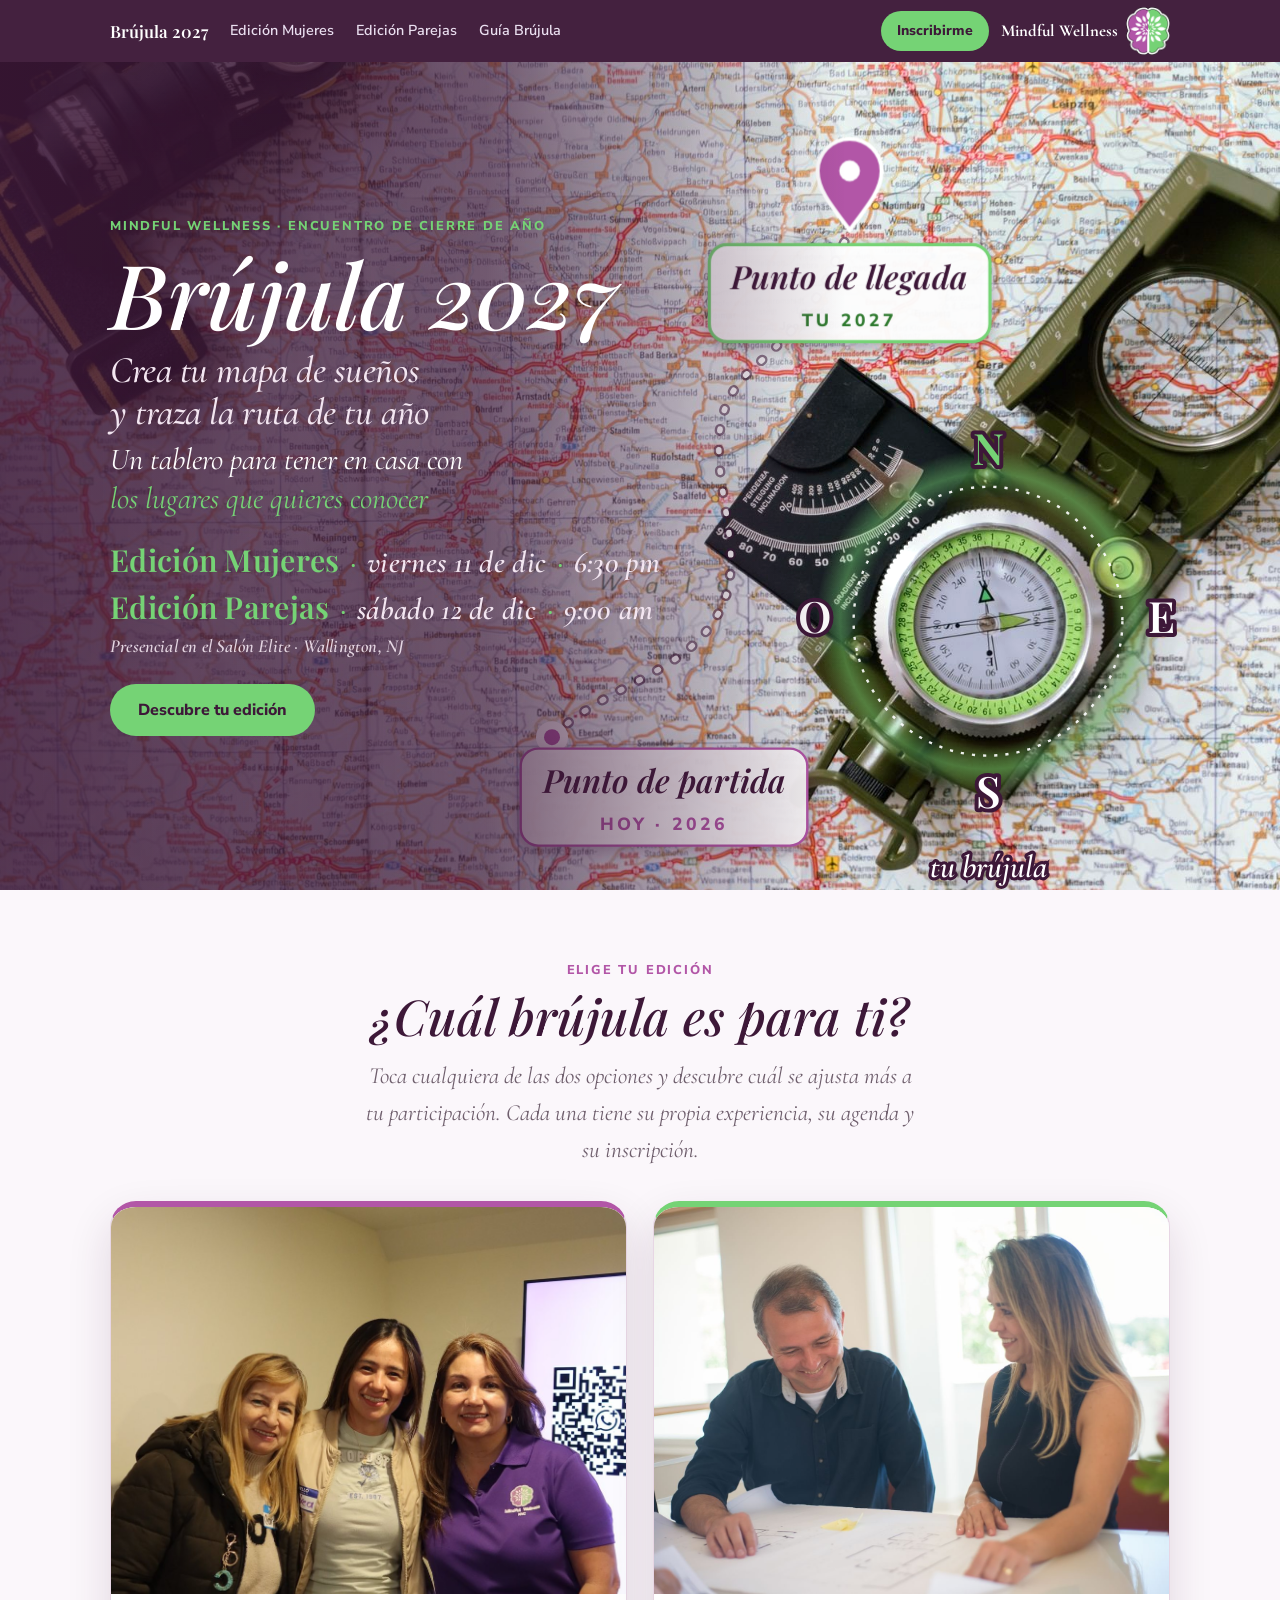
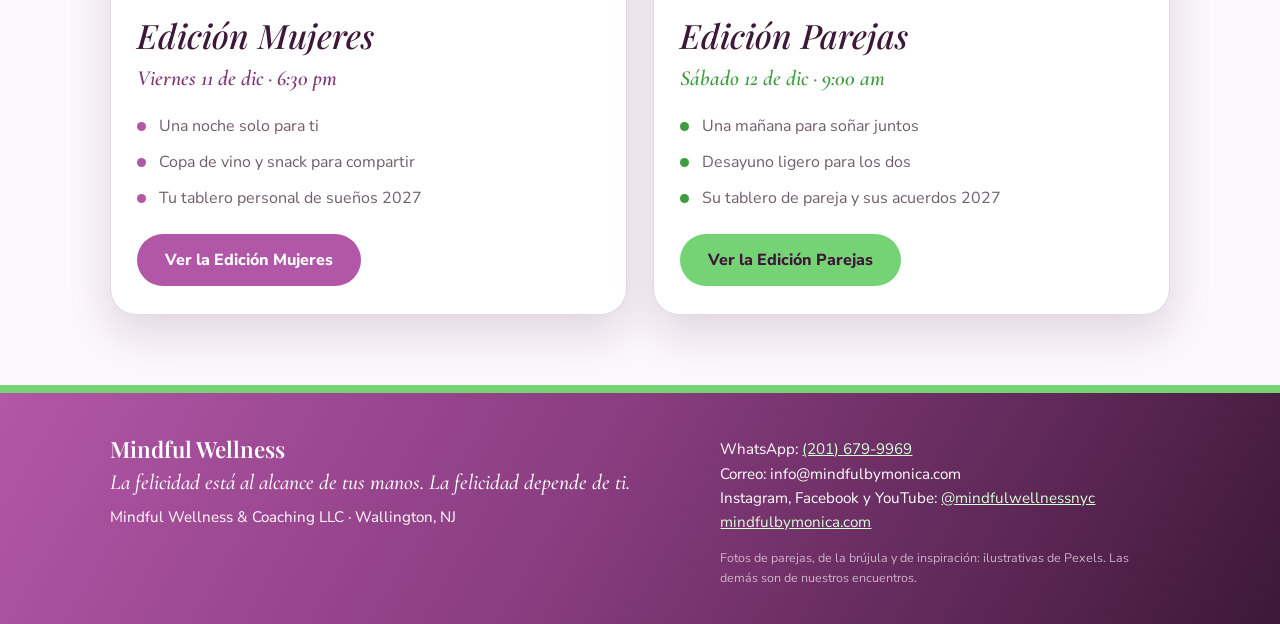
<file: brujula/index.html>
<!DOCTYPE html>
<html lang="es"><head><meta charset="utf-8"><meta name="viewport" content="width=device-width,initial-scale=1">
<title>Brújula 2027 · Crea tu mapa de sueños · Mindful Wellness</title>
<meta name="description" content="Edición Mujeres: viernes 11 de diciembre, 6:30 pm. Edición Parejas: sábado 12 de diciembre, 9:00 am. Salón Elite, Wallington, NJ.">
<meta property="og:type" content="website">
<meta property="og:site_name" content="Mindful Wellness">
<meta property="og:url" content="https://www.mindfulbymonica.com/jardin-mentespoderosas/brujula/">
<meta property="og:title" content="Brújula 2027 · Crea tu mapa de sueños">
<meta property="og:description" content="Edición Mujeres: viernes 11 de dic, 6:30 pm · Edición Parejas: sábado 12 de dic, 9:00 am · Salón Elite, Wallington, NJ">
<meta property="og:image" content="https://www.mindfulbymonica.com/jardin-mentespoderosas/brujula/brujula-2027-web/brujula/brujula-mapa.jpg">
<meta property="og:image:width" content="1600">
<meta property="og:image:height" content="1067">
<meta property="og:image:alt" content="Brújula sobre un mapa: Brújula 2027 de Mindful Wellness">
<meta name="twitter:card" content="summary_large_image">
<meta name="twitter:image" content="https://www.mindfulbymonica.com/jardin-mentespoderosas/brujula/brujula-2027-web/brujula/brujula-mapa.jpg">
<script>location.replace('brujula-2027-web/brujula/'+location.hash)</script>
<meta http-equiv="refresh" content="0;url=brujula-2027-web/brujula/">
</head><body><p><a href="brujula-2027-web/brujula/">Abrir Brújula 2027</a></p></body></html>
</file>
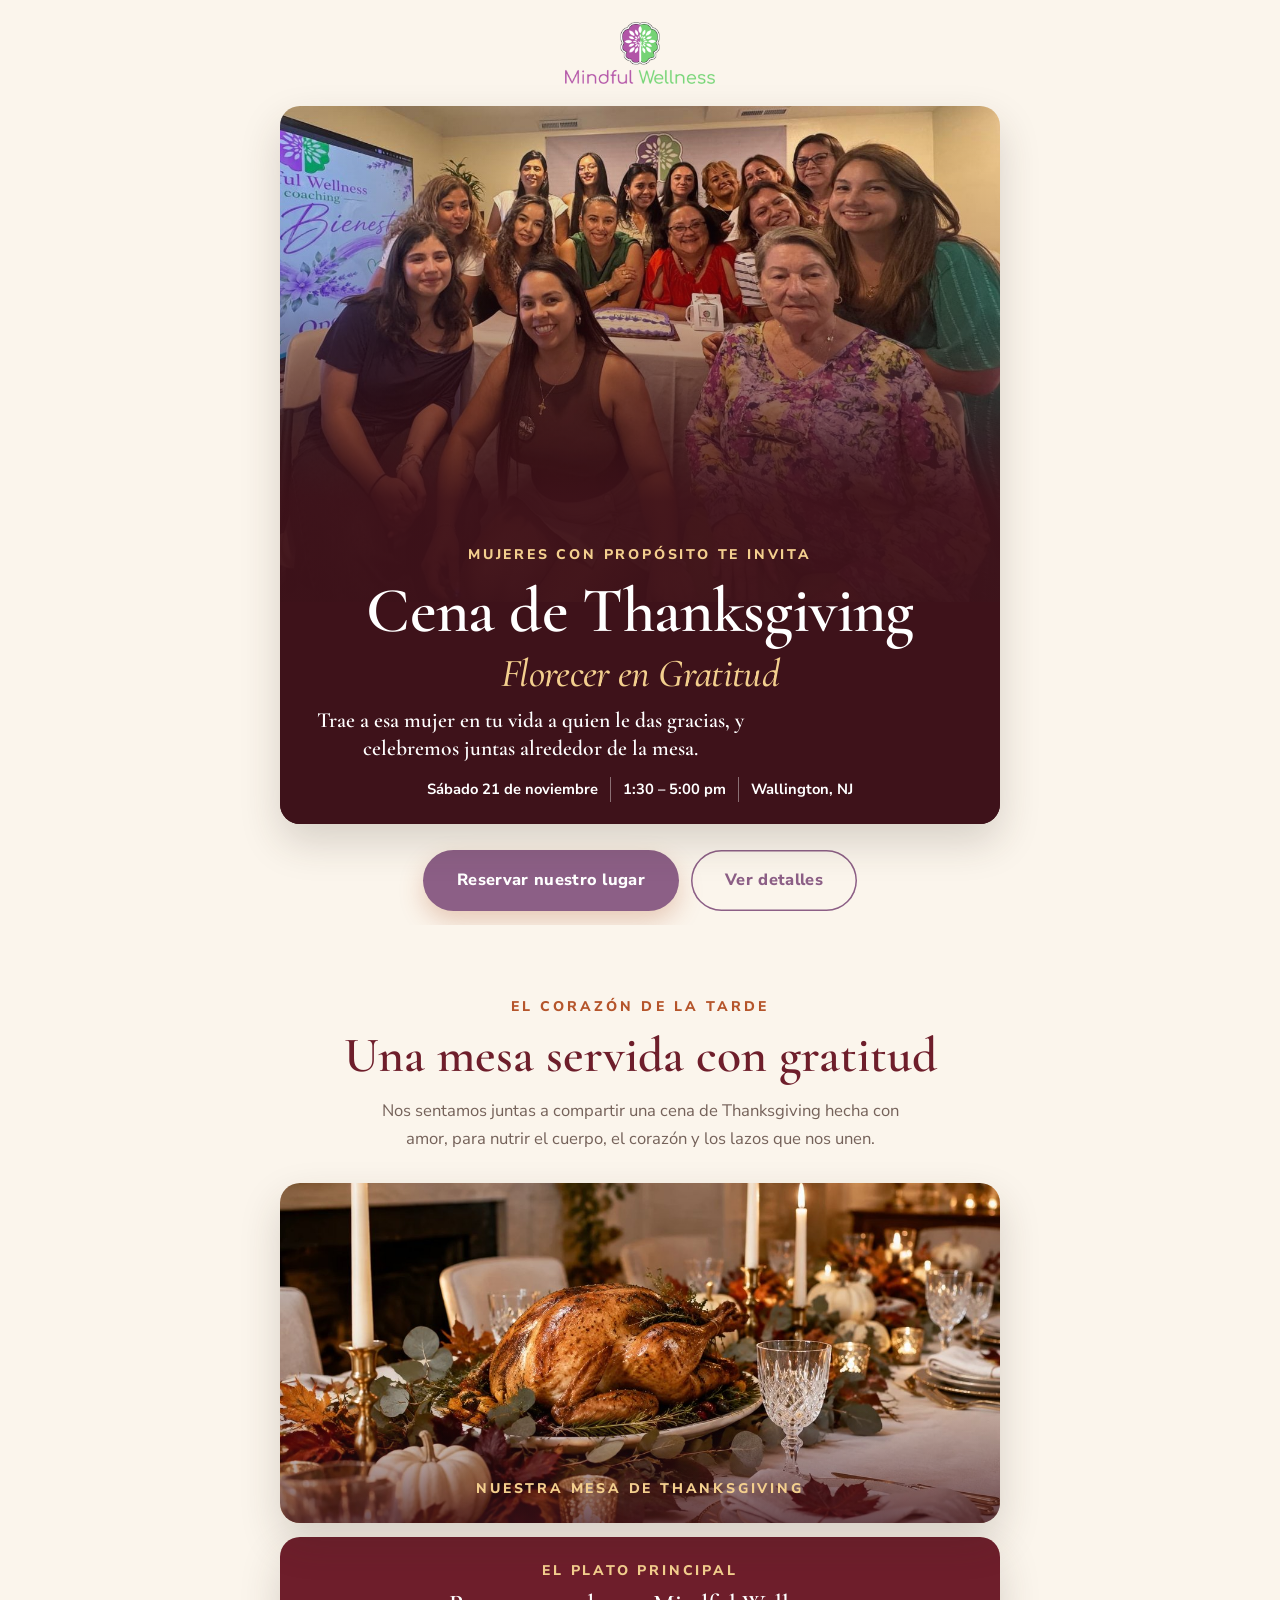
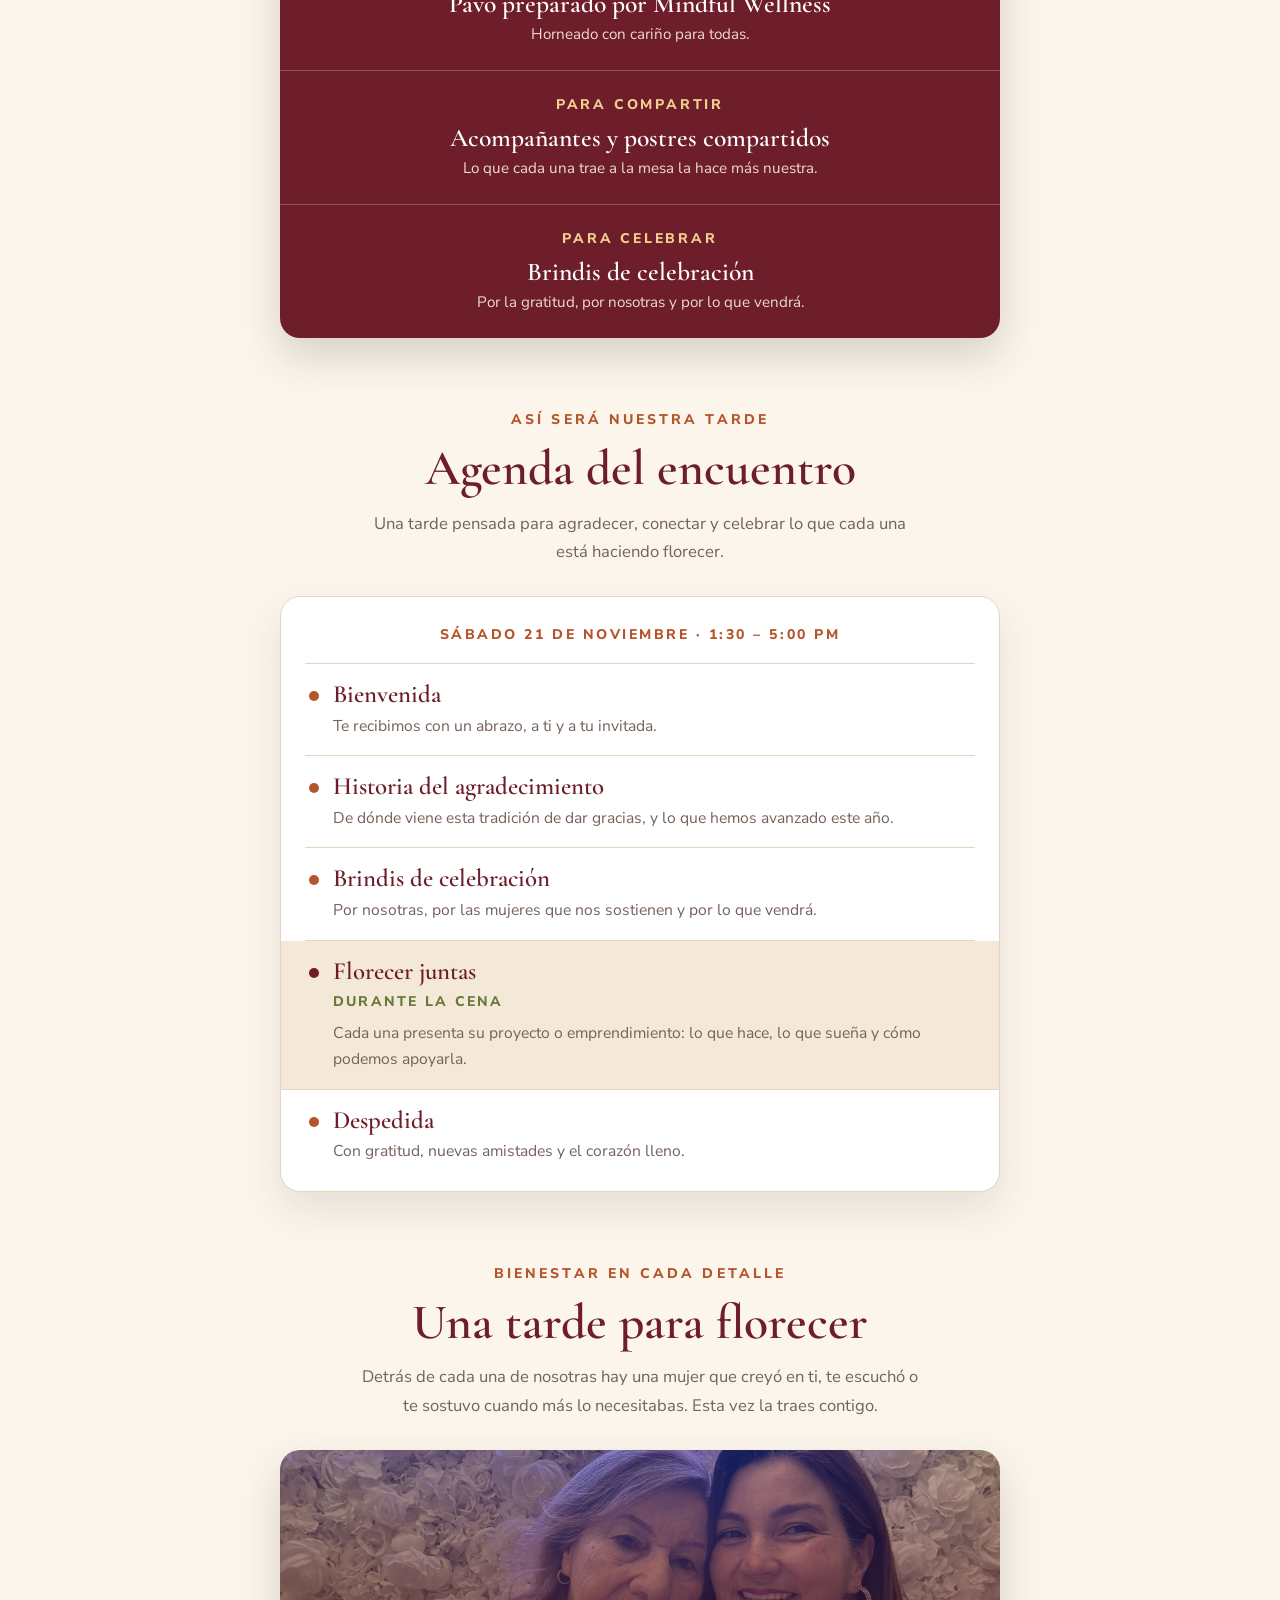
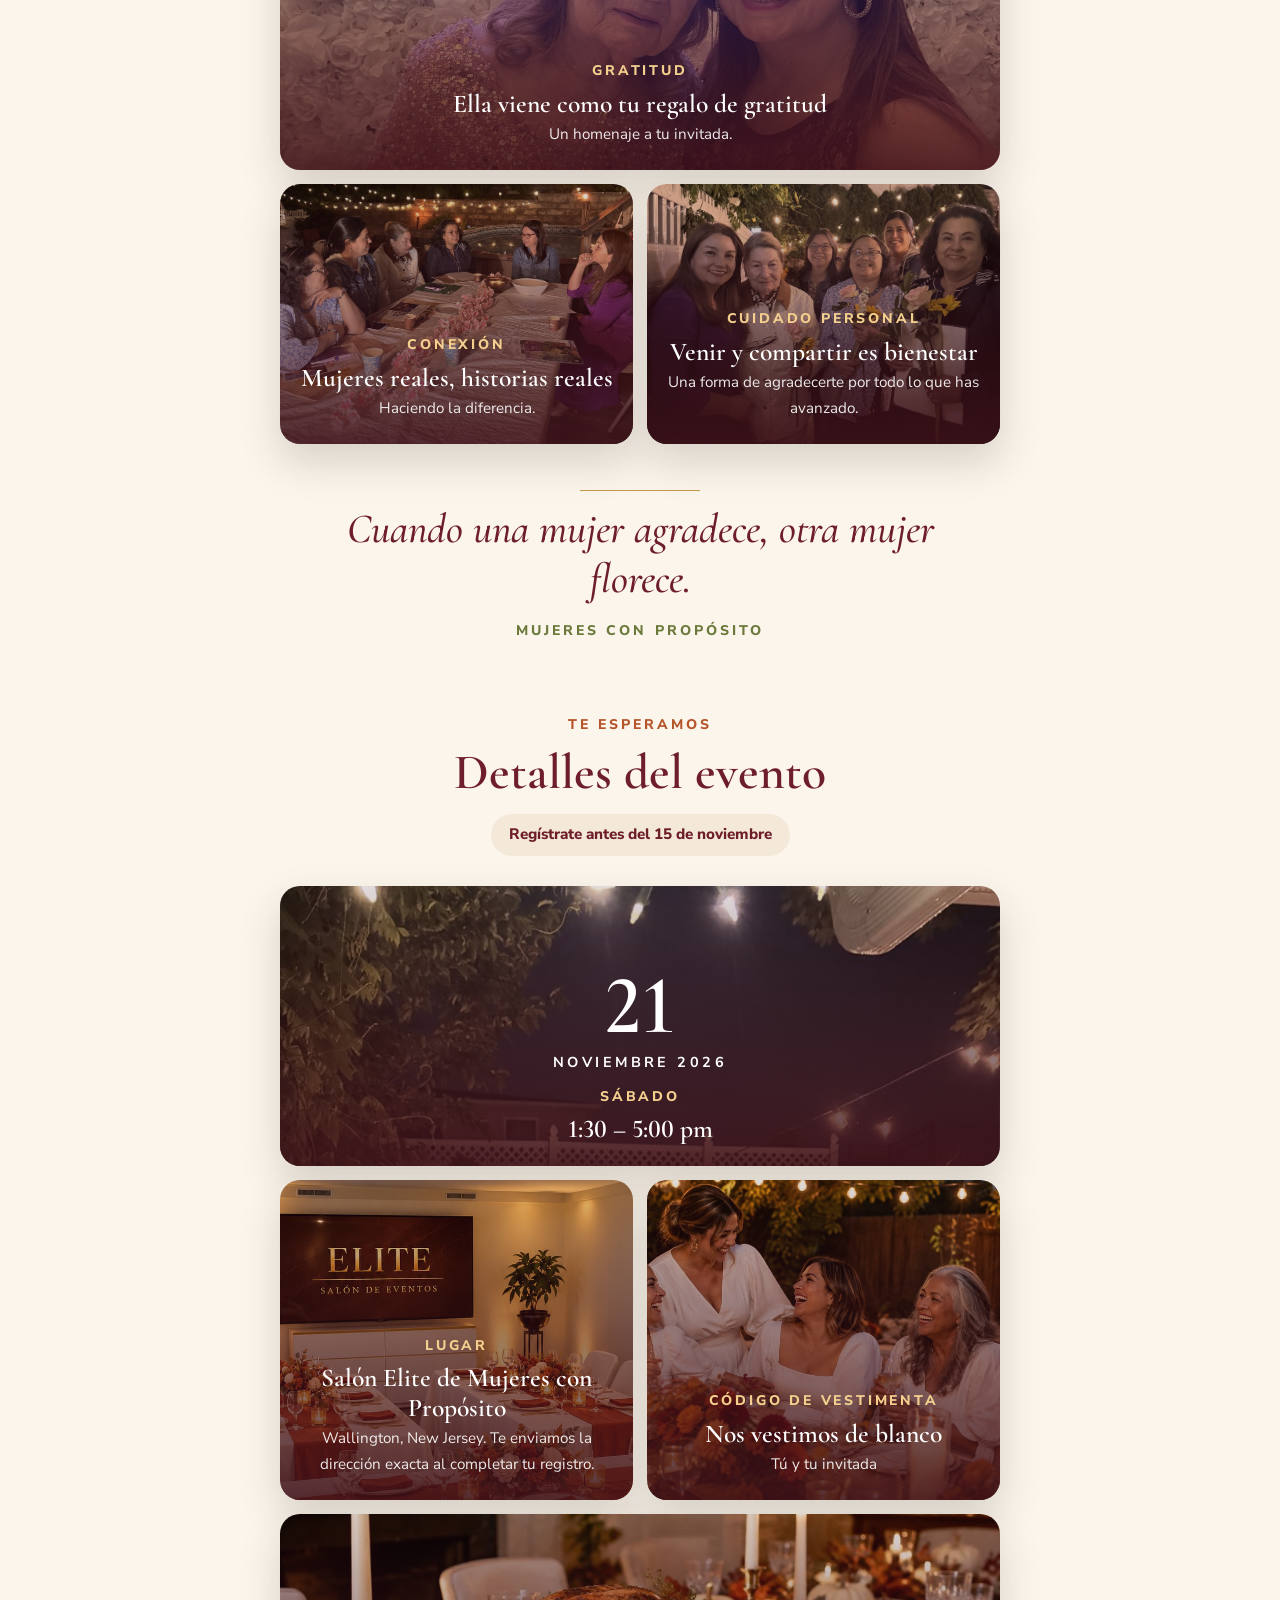
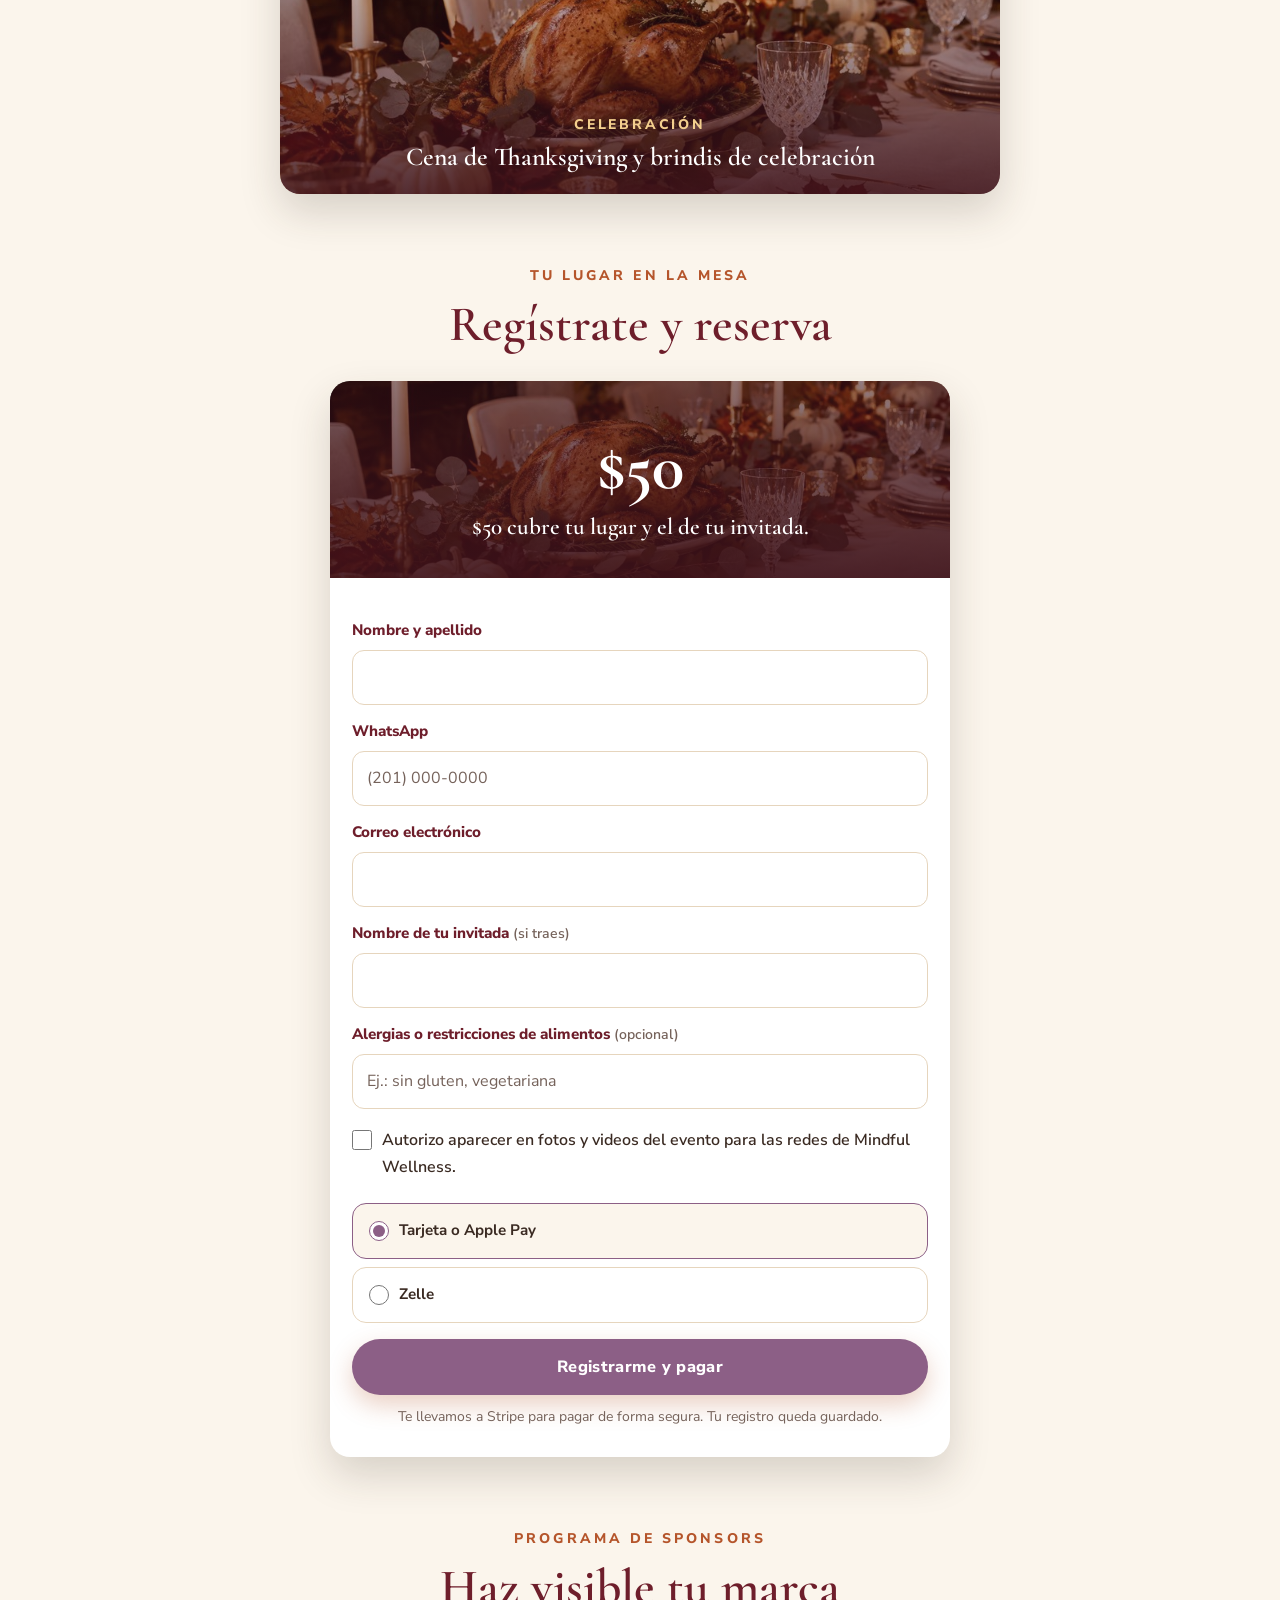
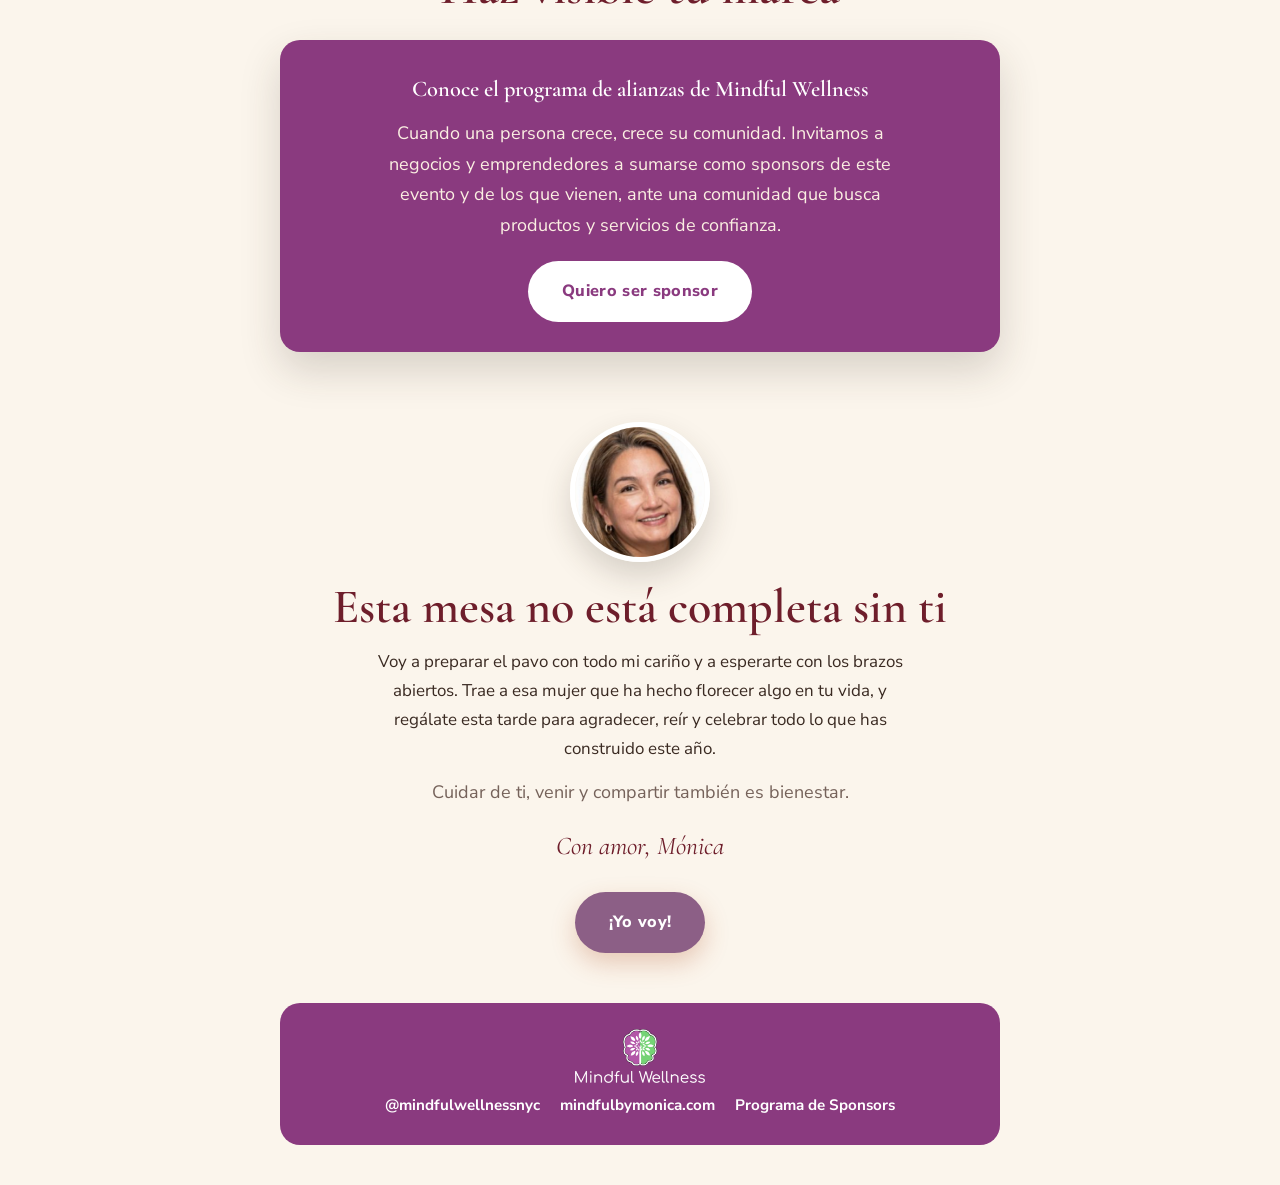
<file: florecer/index.html>
<!DOCTYPE html>
<html lang="es">
<head>
<meta charset="UTF-8">
<meta name="viewport" content="width=device-width, initial-scale=1.0">
<meta name="theme-color" content="#6e1e2b">
<title>Cena de Thanksgiving · Florecer en Gratitud</title>
<meta name="description" content="Mujeres con Propósito te invita a nuestra cena de Thanksgiving. Sábado 21 de noviembre 2026, 1:30–5:00 pm, Wallington, New Jersey.">
<meta property="og:title" content="Cena de Thanksgiving · Florecer en Gratitud">
<meta property="og:description" content="Te invitamos a nuestra cena de Thanksgiving. Trae a esa mujer en tu vida a quien le das gracias. Sáb 21 nov · 1:30–5:00 pm · Wallington, NJ.">
<meta property="og:image" content="https://www.mindfulbymonica.com/jardin-mentespoderosas/florecer/compartir-flyer.jpg">
<meta property="og:image:type" content="image/jpeg">
<meta property="og:image:width" content="1080">
<meta property="og:image:height" content="1350">
<meta property="og:url" content="https://www.mindfulbymonica.com/jardin-mentespoderosas/florecer/">
<meta property="og:type" content="website">
<meta name="twitter:card" content="summary_large_image">
<meta name="twitter:image" content="https://www.mindfulbymonica.com/jardin-mentespoderosas/florecer/compartir-flyer.jpg">
<link rel="preconnect" href="https://fonts.googleapis.com">
<link href="https://fonts.googleapis.com/css2?family=Cormorant+Garamond:ital,wght@0,500;0,600;0,700;1,500&family=Nunito+Sans:wght@400;600;700;800&display=swap" rel="stylesheet">
<style>
  :root {
    /* otoño (protagonista) */
    --cream: #fbf5ec;
    --linen: #f4e9d8;
    --terracotta: #b5552b;
    --pumpkin: #d2722f;
    --burgundy: #6e1e2b;
    --olive: #6b7a3a;
    --gold: #c49a45;
    --ink: #3a2a22;
    --muted: #75625a;
    --line: #e6d5bd;
    /* marca (acentos) */
    --plum: #8a3a7f;
    --leaf: #5aa33f;
  }
  * { box-sizing: border-box; margin: 0; padding: 0; }
  html { scroll-behavior: smooth; }
  body {
    font-family: 'Nunito Sans', sans-serif;
    background: var(--cream);
    color: var(--ink);
    font-size: 18px;
    line-height: 1.7;
    overflow-x: hidden;
  }
  [hidden] { display: none !important; }
  img { max-width: 100%; display: block; }
  h1, h2, h3 { font-family: 'Cormorant Garamond', serif; font-weight: 600; line-height: 1.08; color: var(--burgundy); text-wrap: balance; }
  p { text-wrap: pretty; }
  .container { max-width: 1080px; margin: 0 auto; padding: 0 20px; }
  .narrow { max-width: 680px; margin: 0 auto; padding: 0 20px; }
  .center { text-align: center; }
  .eyebrow {
    font-size: 0.78rem; font-weight: 800; letter-spacing: 0.22em; text-transform: uppercase;
    color: var(--terracotta);
  }
  .ornament { display: flex; align-items: center; justify-content: center; gap: 12px; color: var(--gold); margin: 14px auto; }
  .ornament::before, .ornament::after { content: ""; width: 54px; height: 1px; background: currentColor; }
  .ornament:empty::after { display: none; }
  .ornament:empty::before { width: 120px; }

  .btn {
    display: inline-flex; align-items: center; justify-content: center; gap: 10px;
    text-decoration: none; border: 0; cursor: pointer; font-family: 'Nunito Sans', sans-serif;
    background: var(--terracotta); color: #fff; font-weight: 800; font-size: 1.02rem; letter-spacing: 0.04em;
    padding: 17px 34px; border-radius: 999px;
    box-shadow: 0 10px 24px rgba(181, 85, 43, 0.28);
    transition: background .2s ease, transform .2s ease;
  }
  .btn:hover { background: #9e4520; transform: translateY(-1px); }
  .btn.ghost { background: transparent; color: var(--burgundy); box-shadow: inset 0 0 0 1.5px var(--burgundy); }
  .btn.ghost:hover { background: rgba(110, 30, 43, 0.06); }
  .btn.block { display: flex; width: 100%; }
  .btn.olive { background: var(--olive); box-shadow: 0 10px 24px rgba(107, 122, 58, 0.28); }

  /* ---------- encabezado ---------- */
  .top { padding: 22px 0 0; text-align: center; }
  .top img { width: 150px; margin: 0 auto; }

  /* ---------- hero ---------- */
  .hero { padding: 26px 0 64px; position: relative; overflow: hidden; }
  .hero::before {
    content: ""; position: absolute; inset: 0; z-index: -1;
    background:
      radial-gradient(ellipse 60% 50% at 85% 20%, rgba(210, 114, 47, 0.18), transparent 70%),
      radial-gradient(ellipse 60% 50% at 10% 90%, rgba(196, 154, 69, 0.20), transparent 70%);
  }
  .hero-grid { display: grid; gap: 34px; align-items: center; }
  .hero-text { text-align: center; }
  .hero .eyebrow { color: var(--olive); }
  .hero h1 { font-size: clamp(3rem, 13vw, 5.4rem); margin-top: 12px; letter-spacing: -0.01em; }
  .hero h1 em { display: block; font-style: italic; font-weight: 500; color: var(--terracotta); font-size: 0.62em; margin-top: 6px; }
  .hero .lead { font-size: 1.12rem; color: var(--muted); max-width: 470px; margin: 4px auto 0; }
  .hero .invite { font-family: 'Cormorant Garamond', serif; font-size: clamp(1.45rem, 5.6vw, 1.8rem); font-weight: 600; color: var(--ink); max-width: 460px; margin: 18px auto 0; line-height: 1.25; }
  .when { display: flex; flex-wrap: wrap; justify-content: center; gap: 4px 0; margin-top: 22px; font-weight: 700; color: var(--burgundy); font-size: 0.98rem; }
  .when span { padding: 0 12px; }
  .when span + span { border-left: 1px solid var(--line); }
  .actions { display: flex; flex-wrap: wrap; gap: 12px; justify-content: center; margin-top: 26px; }
  .countdown { margin-top: 14px; font-size: 0.92rem; color: var(--muted); }
  .countdown b { color: var(--terracotta); }

  .team { position: relative; max-width: 560px; margin: 0 auto; }
  .team-frame { background: #fff; padding: 12px 12px 14px; border-radius: 4px; box-shadow: 0 30px 60px rgba(58, 42, 34, 0.18); }
  .team-frame img { width: 100%; border-radius: 2px; }
  .team-frame figcaption { font-family: 'Cormorant Garamond', serif; font-style: italic; font-size: 1.2rem; color: var(--muted); text-align: center; margin-top: 10px; }
  .team .leaf-a, .team .leaf-b { position: absolute; color: var(--pumpkin); opacity: 0.9; }
  .team .leaf-a { width: 70px; top: -28px; left: -14px; transform: rotate(-24deg); }
  .team .leaf-b { width: 54px; bottom: 26px; right: -16px; transform: rotate(32deg); color: var(--burgundy); }

  /* ---------- la cena ---------- */
  .dinner { background: var(--burgundy); color: #fbefe2; padding: 64px 0 70px; position: relative; }
  .dinner .eyebrow { color: var(--gold); }
  .dinner h2 { color: #fff; font-size: clamp(2.3rem, 9vw, 3.4rem); margin-top: 10px; }
  .dinner .intro { max-width: 560px; margin: 14px auto 0; font-size: 1.08rem; opacity: 0.92; }
  .table-photo { margin: 34px auto 0; max-width: 640px; border-radius: 18px; overflow: hidden; box-shadow: 0 24px 50px rgba(0,0,0,0.35); }
  .table-photo img { width: 100%; aspect-ratio: 3 / 2; height: auto; display: block; object-fit: cover; }
  .menu { display: grid; gap: 26px; margin-top: 40px; }
  .menu-item { text-align: center; padding: 0 10px; }
  .menu-item::before { content: ""; display: block; width: 40px; height: 1px; background: var(--gold); margin: 0 auto 14px; }
  .menu-item h3 { color: #fff; font-size: 1.6rem; margin-top: 6px; }
  .menu-item p { font-size: 1rem; opacity: 0.88; margin-top: 6px; }


  /* ---------- agenda ---------- */
  .agenda { padding: 70px 0 10px; }
  .agenda h2 { font-size: clamp(2.2rem, 8.5vw, 3.1rem); margin-top: 10px; }
  .agenda .intro { color: var(--muted); max-width: 560px; margin: 14px auto 0; }
  .timeline { list-style: none; max-width: 620px; margin: 34px auto 0; position: relative; text-align: left; }
  .timeline::before { content: ""; position: absolute; left: 7px; top: 10px; bottom: 10px; width: 1px; background: var(--gold); }
  .timeline li { position: relative; padding: 0 0 26px 40px; }
  .timeline li:last-child { padding-bottom: 0; }
  .timeline li::before { content: ""; position: absolute; left: 0; top: 9px; width: 15px; height: 15px; border-radius: 50%; background: var(--cream); border: 2px solid var(--terracotta); }
  .timeline h3 { font-size: 1.75rem; }
  .timeline p { color: var(--muted); font-size: 1rem; margin-top: 4px; }
  .timeline li.star { background: #fff; border: 1px solid var(--line); border-radius: 22px; padding: 0 0 0 0; margin: 4px 0 26px 30px; overflow: hidden; box-shadow: 0 18px 40px rgba(58, 42, 34, 0.10); }
  .timeline li.star::before { left: -30px; top: 22px; background: var(--terracotta); }
  .timeline li.star img { width: 100%; aspect-ratio: 16 / 9; object-fit: cover; }
  .timeline li.star .txt { padding: 18px 22px 22px; }
  .timeline li.star .tag { font-size: 0.74rem; font-weight: 800; letter-spacing: 0.2em; text-transform: uppercase; color: var(--olive); }

  /* ---------- bienestar ---------- */
  .wellness { padding: 70px 0 20px; }
  .wellness h2 { font-size: clamp(2.2rem, 8.5vw, 3.1rem); margin-top: 10px; }
  .wellness .intro { color: var(--muted); max-width: 560px; margin: 14px auto 0; }
  .pillars { display: grid; gap: 16px; margin-top: 36px; }
  .pillar { background: #fff; border: 1px solid var(--line); border-radius: 22px; padding: 0 0 26px; text-align: center; overflow: hidden; }
  .pillar img { display: block; width: 100%; aspect-ratio: 4 / 3; object-fit: cover; margin-bottom: 20px; }
  .pillar h3, .pillar p { padding: 0 22px; }
  .pillar h3 { font-size: 1.65rem; }
  .pillar h3::after { content: ""; display: block; width: 36px; height: 1px; background: var(--gold); margin: 12px auto 0; }
  .pillar p { color: var(--muted); font-size: 1rem; margin-top: 8px; }

  .quote { margin: 46px auto 0; max-width: 640px; text-align: center; padding: 0 10px; }
  .quote blockquote { font-family: 'Cormorant Garamond', serif; font-style: italic; font-weight: 500; font-size: clamp(1.9rem, 7.4vw, 2.6rem); line-height: 1.2; color: var(--burgundy); }
  .quote cite { display: block; margin-top: 14px; font-style: normal; font-size: 0.78rem; font-weight: 800; letter-spacing: 0.22em; text-transform: uppercase; color: var(--olive); }

  /* ---------- detalles ---------- */
  .details { padding: 70px 0 20px; }
  .tile .v, .tile .day { font-variant-numeric: lining-nums; }
  .tiles { display: grid; gap: 14px; margin-top: 30px; }
  .tile { position: relative; min-height: 190px; border-radius: 20px; overflow: hidden; background-size: cover; background-position: center; color: #fff; display: flex; flex-direction: column; justify-content: flex-end; align-items: center; text-align: center; padding: 22px 20px; box-shadow: 0 18px 40px rgba(58, 42, 34, 0.18); isolation: isolate; }
  .tile::before { content: ""; position: absolute; inset: 0; z-index: -1; background: linear-gradient(to top, rgba(62, 18, 26, 0.88) 0%, rgba(62, 18, 26, 0.45) 55%, rgba(62, 18, 26, 0.15) 100%); }
  .tile .k { font-size: 0.74rem; font-weight: 800; letter-spacing: 0.2em; text-transform: uppercase; color: #f3cf8e; }
  .tile .v { font-family: 'Cormorant Garamond', serif; font-weight: 600; font-size: 1.6rem; line-height: 1.15; margin-top: 6px; }
  .tile small { display: block; font-size: 0.95rem; opacity: 0.9; margin-top: 4px; }
  .tile.feature { min-height: 280px; }
  .tile .date { display: flex; flex-direction: column; align-items: center; margin-bottom: 10px; }
  .tile .day { font-family: 'Cormorant Garamond', serif; font-weight: 600; font-size: 5.2rem; line-height: 0.9; }
  .tile .mon { font-size: 0.9rem; font-weight: 700; letter-spacing: 0.24em; text-transform: uppercase; margin-top: 6px; }
  @media (min-width: 600px) { .tiles { grid-template-columns: 1fr 1fr; } .tile.feature, .tile.wide { grid-column: 1 / -1; } }
  .details h2 { font-size: clamp(2.2rem, 8.5vw, 3.1rem); margin-top: 10px; }
  .deadline { display: inline-block; margin-top: 14px; background: var(--linen); color: var(--burgundy); border-radius: 999px; padding: 8px 18px; font-weight: 800; font-size: 0.95rem; }
  .card-invite {
    max-width: 620px; margin: 30px auto 0; background: #fff; border-radius: 6px; padding: 10px;
    box-shadow: 0 24px 50px rgba(58, 42, 34, 0.12);
  }
  .card-invite .inner { border: 1px solid var(--gold); border-radius: 3px; padding: 10px 22px; }
  .row { padding: 18px 0; border-bottom: 1px solid var(--line); text-align: center; }
  .row:last-child { border-bottom: 0; }
  .row .k { font-size: 0.74rem; font-weight: 800; letter-spacing: 0.18em; text-transform: uppercase; color: var(--terracotta); }
  .row .v { font-weight: 700; font-size: 1.06rem; line-height: 1.4; }
  .row .v small { display: block; font-weight: 600; color: var(--muted); font-size: 0.92rem; }

  /* ---------- registro ---------- */
  .register { padding: 70px 0 20px; }
  .register h2 { font-size: clamp(2.2rem, 8.5vw, 3.1rem); margin-top: 10px; }
  .reg-card { max-width: 620px; margin: 30px auto 0; background: #fff; border-radius: 26px; overflow: hidden; box-shadow: 0 24px 50px rgba(58, 42, 34, 0.12); }
  .reg-head { background: linear-gradient(135deg, var(--terracotta), var(--burgundy)); color: #fff; padding: 28px 22px; text-align: center; }
  .reg-head .lbl { font-size: 0.78rem; font-weight: 800; letter-spacing: 0.22em; text-transform: uppercase; color: #f6d9a8; }
  .reg-head .amt { font-family: 'Cormorant Garamond', serif; font-size: 4.2rem; font-weight: 700; line-height: 1; margin-top: 6px; }
  .reg-head .who { margin-top: 6px; font-weight: 700; }
  .reg-head .courtesy { font-family: 'Cormorant Garamond', serif; font-style: italic; font-size: 1.35rem; color: #f6d9a8; }
  .reg-body { padding: 26px 22px 28px; }
  .reg-intro { font-family: 'Cormorant Garamond', serif; font-size: 1.45rem; font-weight: 600; line-height: 1.3; color: var(--ink); text-align: center; margin-bottom: 22px; }
  .steps { list-style: none; counter-reset: s; display: grid; gap: 14px; margin-bottom: 22px; }
  .steps li { counter-increment: s; display: grid; grid-template-columns: 36px 1fr; gap: 12px; align-items: start; text-align: left; }
  .steps li::before { content: counter(s); width: 34px; height: 34px; border-radius: 50%; display: grid; place-items: center; background: var(--linen); color: var(--terracotta); font-weight: 800; }
  .reminder { margin-top: 16px; padding: 14px 16px; background: var(--cream); border-left: 3px solid var(--gold); border-radius: 0 12px 12px 0; text-align: left; font-size: 0.98rem; }
  .fine { font-size: 0.88rem; color: var(--muted); text-align: center; margin-top: 10px; }

  details.zelle { margin-top: 22px; border-top: 1px solid var(--line); padding-top: 6px; }
  details.zelle summary { cursor: pointer; padding: 12px 0; font-weight: 800; color: var(--olive); list-style: none; text-align: center; }
  details.zelle summary::-webkit-details-marker { display: none; }
  details.zelle summary::after { content: " +"; }
  details.zelle[open] summary::after { content: " –"; }
  label { display: block; font-weight: 800; margin: 14px 0 6px; color: var(--burgundy); font-size: 0.95rem; }
  label .opt { color: var(--muted); font-weight: 600; }
  input, select, textarea { width: 100%; font: inherit; font-size: 1rem; color: var(--ink); border: 1.5px solid var(--line); border-radius: 12px; padding: 13px 14px; background: #fff; }
  input:focus, select:focus, textarea:focus { outline: none; border-color: var(--terracotta); box-shadow: 0 0 0 4px rgba(181, 85, 43, 0.12); }
  textarea { min-height: 74px; resize: vertical; }
  .zelle-box { margin-top: 18px; border-radius: 16px; background: var(--cream); padding: 16px; text-align: center; }
  .zelle-box .num { font-size: 1.4rem; font-weight: 800; color: var(--burgundy); white-space: nowrap; }
  .zelle-box img { width: 150px; margin: 10px auto 0; border-radius: 10px; }
  form .btn { margin-top: 16px; }


  /* ---------- formulario de registro ---------- */
  .reg-form { text-align: left; }
  .reg-form fieldset { border: 0; margin: 0 0 8px; padding: 0; }
  .reg-form legend { font-family: 'Cormorant Garamond', serif; font-weight: 600; font-size: 1.5rem; color: var(--burgundy); padding-top: 18px; width: 100%; border-top: 1px solid var(--line); }
  .reg-form fieldset:first-of-type legend { border-top: 0; padding-top: 0; }
  .reg-form .help { font-size: 0.9rem; color: var(--muted); margin-top: 2px; }
  .two { display: grid; gap: 0 14px; }
  @media (min-width: 560px) { .two { grid-template-columns: 1fr 1fr; } }
  .choices { display: grid; gap: 8px; margin-top: 4px; }
  .choice { display: flex; gap: 10px; align-items: flex-start; font-weight: 600; color: var(--ink); margin: 0; font-size: 1rem; cursor: pointer; }
  .choice input { width: 20px; height: 20px; margin-top: 3px; flex: none; accent-color: #8c5f86; padding: 0; }
  .err { color: var(--terracotta); font-weight: 700; font-size: 0.95rem; text-align: center; margin-top: 12px; }
  .step2 { text-align: center; }
  .step2 h3 { font-size: 2rem; }
  .step2 .ok { background: var(--cream); border-left: 3px solid var(--olive); border-radius: 0 12px 12px 0; padding: 14px 16px; text-align: left; margin: 16px 0 20px; font-size: 0.98rem; }
  .or { display: flex; align-items: center; gap: 12px; color: var(--muted); font-size: 0.9rem; margin: 22px 0 6px; }
  .or::before, .or::after { content: ""; flex: 1; height: 1px; background: var(--line); }


  /* ---------- sponsors ---------- */
  .sponsors { margin-top: 70px; }
  .sp-card { max-width: 900px; margin: 0 auto; background: var(--burgundy); color: #fbefe2; border-radius: 26px; overflow: hidden; display: grid; box-shadow: 0 24px 50px rgba(58, 42, 34, 0.18); }
  .sp-card img { width: 100%; height: 100%; min-height: 220px; object-fit: cover; }
  .sp-txt { padding: 30px 24px 34px; text-align: center; }
  .sp-txt .eyebrow { color: var(--gold); }
  .sp-txt h2 { color: #fff; font-size: clamp(2rem, 7.5vw, 2.7rem); margin-top: 10px; }
  .sp-txt p { margin-top: 12px; opacity: 0.92; text-align: justify; hyphens: none; }
  .sp-txt .btn { margin-top: 22px; background: var(--gold); color: var(--burgundy); box-shadow: none; }
  .sp-txt .btn:hover { background: #d8b062; }
  @media (min-width: 760px) { .sp-card { grid-template-columns: 1fr 1.1fr; } .sp-txt { text-align: left; padding: 40px 36px; } }

  /* ---------- cierre ---------- */
  .closing { margin-top: 70px; background: var(--linen); padding: 64px 0 40px; }
  .host { width: 140px; height: 140px; border-radius: 50%; object-fit: cover; margin: 0 auto; border: 5px solid #fff; box-shadow: 0 14px 30px rgba(58, 42, 34, 0.18); }
  .closing h2 { font-size: clamp(2.2rem, 8.5vw, 3rem); margin-top: 20px; }
  .closing .letter { max-width: 560px; margin: 14px auto 0; color: var(--ink); font-size: 1.06rem; }
  .closing .care { max-width: 560px; margin: 14px auto 0; color: var(--muted); }
  .closing .firma { font-family: 'Cormorant Garamond', serif; font-style: italic; font-size: 1.6rem; color: var(--burgundy); margin-top: 16px; }
  .closing .btn { margin-top: 24px; }
  .foot { margin-top: 50px; padding-top: 26px; border-top: 1px solid var(--line); }
  .foot img { width: 130px; margin: 0 auto; }
  .foot .links { display: flex; flex-wrap: wrap; justify-content: center; gap: 4px 20px; margin-top: 10px; font-size: 0.95rem; }
  .foot a { color: var(--burgundy); font-weight: 700; text-decoration: none; }

  @media (min-width: 860px) {
    .hero { padding-top: 40px; }
    .hero-grid { grid-template-columns: 1fr 1.05fr; }
    .hero-text { text-align: left; }
    .hero .lead, .hero .invite { margin-left: 0; }
    .when, .actions { justify-content: flex-start; }
    .when span:first-child { padding-left: 0; }
    .menu, .pillars { grid-template-columns: repeat(3, 1fr); }
  }

  /* ===== estilo unificado (como "Detalles del evento") ===== */
  section, .hero { padding-top: 70px; padding-bottom: 0; }
  .hero { padding-top: 22px; }
  .hero::before { display: none; }
  .dinner, .wellness, .agenda, .details, .register, .sponsors { background: none; color: var(--ink); padding: 70px 0 0; margin-top: 0; }
  .dinner .eyebrow, .agenda .eyebrow, .wellness .eyebrow, .sponsors .eyebrow { color: var(--terracotta); }
  .dinner h2, .agenda h2, .wellness h2, .sponsors h2 { color: var(--burgundy); font-size: clamp(2.2rem, 8.5vw, 3.1rem); margin-top: 10px; }
  .dinner .intro, .agenda .intro, .wellness .intro { color: var(--muted); opacity: 1; max-width: 560px; margin: 14px auto 0; font-size: 1.04rem; }
  .tile h1 { color: #fff; font-size: clamp(2.6rem, 11vw, 4rem); margin-top: 10px; }
  .tile h1 em { display: block; font-style: italic; font-weight: 500; color: #f3cf8e; font-size: 0.62em; margin-top: 6px; }
  .hero-tile { min-height: 0; background-color: #3e121a; background-size: 100% auto; background-repeat: no-repeat; background-position: center top; padding-top: calc(62% - 10px); }
  .hero-tile::before { background: linear-gradient(to top, rgba(62, 18, 26, 1) 0%, rgba(62, 18, 26, 0.95) 45%, rgba(62, 18, 26, 0.25) 72%, rgba(62, 18, 26, 0) 100%); }
  .hero-tile .invite { font-family: 'Cormorant Garamond', serif; font-size: 1.35rem; line-height: 1.3; margin-top: 12px; max-width: 460px; color: #fff; }
  .hero-tile .when { color: #fff; margin-top: 14px; font-size: 0.92rem; }
  .hero-tile .when { justify-content: center !important; }
  .hero-tile .when span:first-child { padding-left: 12px !important; }
  .hero-tile .when span + span { border-left-color: rgba(255,255,255,0.4); }
  .hero .actions { justify-content: center; }
  .list-tile { margin-top: 30px; min-height: 0; justify-content: flex-start; padding: 0; }
  .list-tile::before { background: linear-gradient(to bottom, rgba(62, 18, 26, 0.55) 0%, rgba(62, 18, 26, 0.9) 45%, rgba(62, 18, 26, 0.94) 100%); }
  .list-tile .item { padding: 22px 22px; border-top: 1px solid rgba(243, 207, 142, 0.35); width: 100%; }
  .list-tile .item:first-child { margin-top: 170px; border-top: 0; }
  .list-tile .item.star { background: rgba(196, 154, 69, 0.22); }
  .wellness .tiles { margin-top: 30px; }
  .quote blockquote { color: var(--burgundy); }
  .tile .sp-p { max-width: 460px; margin: 10px auto 0; }
  .btn.gold { margin-top: 20px; background: var(--gold); color: var(--burgundy); box-shadow: none; }
  .btn.gold:hover { background: #d8b062; }
  .reg-card { border-radius: 20px; box-shadow: 0 18px 40px rgba(58, 42, 34, 0.18); }
  .reg-head { background: linear-gradient(to top, rgba(62, 18, 26, 0.92), rgba(62, 18, 26, 0.55)), url(d-celebracion.jpg) center / cover; padding: 46px 22px 30px; }
  .reg-head .lbl, .reg-head .courtesy { color: #f3cf8e; }
  .closing { background: none; margin-top: 0; padding: 70px 0 40px; }
  @media (min-width: 860px) { .hero-text { text-align: center; } }
  .sp-link { margin-top: 26px; background: var(--burgundy); color: #fbefe2; border-radius: 20px; padding: 30px 24px; box-shadow: 0 18px 40px rgba(58, 42, 34, 0.18); }
  .sp-link p { max-width: 520px; margin: 0 auto; }
  .photo-tile { margin-top: 30px; min-height: 340px; background-position: center; }
  .photo-tile::before { background: linear-gradient(to top, rgba(62, 18, 26, 0.75) 0%, rgba(62, 18, 26, 0) 35%); }
  .menu-card, .sp-link { background: var(--burgundy); color: #fbefe2; }
  .menu-card { margin-top: 14px; border-radius: 20px; box-shadow: 0 18px 40px rgba(58, 42, 34, 0.18); overflow: hidden; }
  .menu-card .item { padding: 22px; border-top: 1px solid rgba(243, 207, 142, 0.3); }
  .menu-card .item:first-child { border-top: 0; }
  .menu-card .k { font-size: 0.74rem; font-weight: 800; letter-spacing: 0.2em; text-transform: uppercase; color: #f3cf8e; }
  .menu-card .v { font-family: 'Cormorant Garamond', serif; font-weight: 600; font-size: 1.6rem; line-height: 1.15; margin-top: 6px; color: #fff; }
  .menu-card small { display: block; font-size: 0.95rem; opacity: 0.9; margin-top: 4px; }
  .agenda-card { margin-top: 30px; background: #fff; border: 1px solid var(--line); border-radius: 20px; padding: 26px 24px 10px; text-align: left; box-shadow: 0 18px 40px rgba(58, 42, 34, 0.10); }
  .agenda-head { font-size: 0.78rem; font-weight: 800; letter-spacing: 0.18em; text-transform: uppercase; color: var(--terracotta); text-align: center; padding-bottom: 16px; border-bottom: 1px solid var(--line); }
  .agenda-list { list-style: none; margin: 0; padding: 0; }
  .agenda-list li { position: relative; padding: 16px 0 16px 28px; border-bottom: 1px solid var(--line); }
  .agenda-list li:last-child { border-bottom: 0; }
  .agenda-list li::before { content: ""; position: absolute; left: 4px; top: 27px; width: 10px; height: 10px; border-radius: 50%; background: var(--terracotta); }
  .agenda-list b { display: block; font-family: 'Cormorant Garamond', serif; font-weight: 600; font-size: 1.55rem; line-height: 1.15; color: var(--burgundy); }
  .agenda-list em { display: inline-block; font-style: normal; font-size: 0.72rem; font-weight: 800; letter-spacing: 0.16em; text-transform: uppercase; color: var(--olive); margin-top: 4px; }
  .agenda-list span { display: block; color: var(--muted); font-size: 0.98rem; margin-top: 4px; }
  .agenda-list li.star { background: var(--linen); margin: 0 -24px; padding-left: 52px; padding-right: 24px; }
  .agenda-list li.star::before { left: 28px; background: var(--burgundy); }
  .sp-link .btn { margin-top: 20px; }

  /* ===== ajustes 12 nov ===== */
  /* texto mínimo 14 px y grises legibles */
  .eyebrow, .tile .k, .row .k, .menu-card .k, .agenda-head, .agenda-list em, .opt-tag, .reg-head .lbl, .quote cite { font-size: 0.875rem; }
  .fine, .reg-form .help, label .opt { font-size: 0.875rem; color: var(--muted); }
  ::placeholder { color: var(--muted); opacity: 1; }
  input, select, textarea { font-size: 16px; }
  .btn { text-transform: none; letter-spacing: 0.02em; min-height: 52px; }
  .reg-head .who { font-family: 'Cormorant Garamond', serif; font-size: 1.45rem; font-weight: 600; margin-top: 8px; }
  .reg-form label:not(.choice):not(.pw) { text-align: left; }
  .paywith { display: grid; gap: 8px; margin-top: 22px; }
  .pw { display: flex; gap: 10px; align-items: center; margin: 0; padding: 14px 16px; border: 1.5px solid var(--line); border-radius: 14px; font-weight: 700; color: var(--ink); cursor: pointer; }
  .pw input { width: 20px; height: 20px; accent-color: #8c5f86; margin: 0; padding: 0; flex: none; }
  .pw:has(input:checked) { border-color: #8c5f86; background: var(--cream); }
  .zelle-box .num { font-size: 1.6rem; }
  /* paso opcional */
  .opt-step { margin-top: 30px; padding-top: 24px; border-top: 1px solid var(--line); text-align: center; }
  .opt-step h3 { font-size: 1.8rem; }
  .opt-sub { color: var(--muted); margin-top: 6px; }
  .yesno { display: flex; gap: 12px; justify-content: center; margin-top: 16px; }
  .yesno .btn { min-width: 110px; }
  .yesno .btn.on { background: var(--burgundy); color: #fff; box-shadow: none; }
  .opt-cards { display: grid; gap: 16px; margin-top: 22px; text-align: left; }
  .opt-card { border: 1px solid var(--line); border-radius: 20px; padding: 22px; background: #fff; box-shadow: 0 12px 30px rgba(58, 42, 34, 0.10); }
  .opt-card.sponsor { background: #8a3a7f; color: #fff; border-color: #8a3a7f; }
  .opt-card h4 { font-family: 'Cormorant Garamond', serif; font-size: 1.7rem; font-weight: 600; color: var(--burgundy); margin-top: 4px; }
  .opt-card.sponsor h4 { color: #fff; }
  .opt-card p { font-size: 1rem; margin-top: 6px; }
  .opt-tag { font-weight: 800; letter-spacing: 0.14em; text-transform: uppercase; color: var(--olive); }
  .opt-card.sponsor .opt-tag { color: #f3d9ef; }
  .opt-card label { display: block; font-weight: 800; color: var(--burgundy); margin: 14px 0 6px; font-size: 0.95rem; }
  .opt-card label input, .opt-card label textarea, .opt-card label select { margin-top: 6px; font-weight: 400; }
  .opt-card .btn { margin-top: 18px; }
  .opt-card.sponsor .btn { background: #fff; color: #8a3a7f; box-shadow: none; }
  /* puente de marca hacia sponsors */
  .sp-link { background: #8a3a7f; }
  .sp-link .sp-line { font-family: 'Cormorant Garamond', serif; font-size: 1.4rem; font-weight: 600; color: #fff; margin-bottom: 10px; }
  .sp-link .btn { background: #fff; color: #8a3a7f; box-shadow: none; }
  .foot { border-top: 0; margin-top: 50px; padding: 26px 16px; background: #8a3a7f; border-radius: 20px; color: #fff; }
  .foot img { filter: none; }
  .foot a { color: #fff; }
  /* tarjeta Gratitud sin foto */
  .tile.plain { background: linear-gradient(135deg, #7a2232, #4a1420); }
  .tile.plain::before { display: none; }
  /* botones con el morado de la marca (13 nov) */
  .btn, .closing .btn, form .btn, .sticky-bar { background: #8c5f86; color: #fff; }
  .btn:hover { background: #7a5074; }
  .btn.ghost { background: transparent; color: #8c5f86; box-shadow: inset 0 0 0 1.5px #8c5f86; }
  .sp-link .btn { background: #fff; color: #8a3a7f; }
  .btn.ghost.on { background: #8c5f86; color: #fff; }
  /* barra fija en celular */
  .sticky-bar { position: fixed; left: 12px; right: 12px; bottom: 12px; z-index: 50; display: flex; align-items: center; justify-content: center; min-height: 54px; border-radius: 999px; background: #8c5f86; color: #fff; font-weight: 800; text-decoration: none; box-shadow: 0 10px 24px rgba(58, 42, 34, 0.3); transition: transform .25s ease, opacity .25s ease; }
  .sticky-bar.hide { transform: translateY(120%); opacity: 0; pointer-events: none; }
  @media (min-width: 760px) { .sticky-bar { display: none; } }
  @media (max-width: 759px) { body { padding-bottom: 80px; } }
  .narrow { max-width: 760px; }
</style>
</head>
<body>

<div class="top"><img src="logo-mindful-wellness.png" alt="Mindful Wellness"></div>

<header class="hero center">
  <div class="narrow">
    <div class="tile hero-tile" style="background-image:url(jardin.jpg)" role="img" aria-label="Las mujeres del Jardín reunidas y sonriendo">
      <div class="k">Mujeres con Propósito te invita</div>
      <h1>Cena de Thanksgiving<em>Florecer en Gratitud</em></h1>
      <p class="invite">Trae a esa mujer en tu vida a quien le das gracias, y celebremos juntas alrededor de la mesa.</p>
      <div class="when"><span>Sábado 21 de noviembre</span><span>1:30 – 5:00 pm</span><span>Wallington, NJ</span></div>
    </div>
    <div class="actions">
      <a class="btn js-contribuir" href="#registro">Reservar nuestro lugar</a>
      <a class="btn ghost" href="#detalles">Ver detalles</a>
    </div>
    <p class="countdown" id="countdown"></p>
  </div>
</header>

<section class="dinner center">
  <div class="narrow">
    <div class="eyebrow">El corazón de la tarde</div>
    <h2>Una mesa servida con gratitud</h2>
    <p class="intro">Nos sentamos juntas a compartir una cena de Thanksgiving hecha con amor, para nutrir el cuerpo, el corazón y los lazos que nos unen.</p>
    <div class="tile photo-tile" style="background-image:url(mesa.jpg)" role="img" aria-label="Mesa de Thanksgiving con pavo, calabaza blanca, velas y flores">
      <div class="k">Nuestra mesa de Thanksgiving</div>
    </div>
    <div class="menu-card">
      <div class="item"><div class="k">El plato principal</div><div class="v">Pavo preparado por Mindful Wellness</div><small>Horneado con cariño para todas.</small></div>
      <div class="item"><div class="k">Para compartir</div><div class="v">Acompañantes y postres compartidos</div><small>Lo que cada una trae a la mesa la hace más nuestra.</small></div>
      <div class="item"><div class="k">Para celebrar</div><div class="v">Brindis de celebración</div><small>Por la gratitud, por nosotras y por lo que vendrá.</small></div>
    </div>
  </div>
</section>

<section class="agenda center" id="agenda">
  <div class="narrow">
    <div class="eyebrow">Así será nuestra tarde</div>
    <h2>Agenda del encuentro</h2>
    <p class="intro">Una tarde pensada para agradecer, conectar y celebrar lo que cada una está haciendo florecer.</p>
    <div class="agenda-card">
      <div class="agenda-head">Sábado 21 de noviembre · 1:30 – 5:00 pm</div>
      <ul class="agenda-list">
        <li><b>Bienvenida</b><span>Te recibimos con un abrazo, a ti y a tu invitada.</span></li>
        <li><b>Historia del agradecimiento</b><span>De dónde viene esta tradición de dar gracias, y lo que hemos avanzado este año.</span></li>
        <li><b>Brindis de celebración</b><span>Por nosotras, por las mujeres que nos sostienen y por lo que vendrá.</span></li>
        <li class="star"><b>Florecer juntas</b><em>Durante la cena</em><span>Cada una presenta su proyecto o emprendimiento: lo que hace, lo que sueña y cómo podemos apoyarla.</span></li>
        <li><b>Despedida</b><span>Con gratitud, nuevas amistades y el corazón lleno.</span></li>
      </ul>
    </div>
  </div>
</section>

<section class="wellness center">
  <div class="narrow">
    <div class="eyebrow">Bienestar en cada detalle</div>
    <h2>Una tarde para florecer</h2>
    <p class="intro">Detrás de cada una de nosotras hay una mujer que creyó en ti, te escuchó o te sostuvo cuando más lo necesitabas. Esta vez la traes contigo.</p>
    <div class="tiles">
      <div class="tile wide" style="background-image:url(abrazo.jpg);min-height:320px;background-position:center 30%" role="img" aria-label="Dos mujeres de Mindful Wellness sonriendo juntas">
        <div class="k">Gratitud</div><div class="v">Ella viene como tu regalo de gratitud</div><small>Un homenaje a tu invitada.</small>
      </div>
      <div class="tile" style="background-image:url(conexion.jpg);min-height:260px" role="img" aria-label="Mujeres conversando alrededor de una mesa en un encuentro de Mindful Wellness">
        <div class="k">Conexión</div><div class="v">Mujeres reales, historias reales</div><small>Haciendo la diferencia.</small>
      </div>
      <div class="tile" style="background-image:url(cuidado.jpg);min-height:260px;background-position:center 25%" role="img" aria-label="Mujeres con flores en un evento de bienestar">
        <div class="k">Cuidado personal</div><div class="v">Venir y compartir es bienestar</div><small>Una forma de agradecerte por todo lo que has avanzado.</small>
      </div>
    </div>
    <div class="quote">
      <div class="ornament"></div>
      <blockquote>Cuando una mujer agradece, otra mujer florece.</blockquote>
      <cite>Mujeres con Propósito</cite>
    </div>
  </div>
</section>

<section class="details center" id="detalles">
  <div class="narrow">
    <div class="eyebrow">Te esperamos</div>
    <h2>Detalles del evento</h2>
    <div class="deadline">Regístrate antes del 15 de noviembre</div>
    <div class="tiles">
      <div class="tile feature" style="background-image:url(d-fecha.jpg)">
        <div class="date"><span class="day">21</span><span class="mon">noviembre 2026</span></div>
        <div class="k">Sábado</div>
        <div class="v">1:30 – 5:00 pm</div>
      </div>
      <div class="tile" style="background-image:url(d-lugar.jpg);min-height:320px;background-position:12% top">
        <div class="k">Lugar</div>
        <div class="v">Salón Elite de Mujeres con Propósito</div>
        <small>Wallington, New Jersey. Te enviamos la dirección exacta al completar tu registro.</small>
      </div>
      <div class="tile" style="background-image:url(d-blanco.jpg);min-height:300px;background-position:center top">
        <div class="k">Código de vestimenta</div>
        <div class="v">Nos vestimos de blanco</div>
        <small>Tú y tu invitada</small>
      </div>
      <div class="tile wide" style="background-image:url(d-celebracion.jpg);min-height:280px">
        <div class="k">Celebración</div>
        <div class="v">Cena de Thanksgiving y brindis de celebración</div>
      </div>
    </div>
  </div>
</section>

<section class="register center" id="registro">
  <div class="narrow">
    <div class="eyebrow">Tu lugar en la mesa</div>
    <h2>Regístrate y reserva</h2>

    <div class="reg-card">
      <div class="reg-head">
        <div class="amt">$50</div>
        <div class="who">$50 cubre tu lugar y el de tu invitada.</div>
      </div>
      <div class="reg-body">
        <form id="reg-form" class="reg-form" novalidate>
          <label for="nombre">Nombre y apellido</label>
          <input id="nombre" name="nombre" autocomplete="name" required>
          <label for="telefono">WhatsApp</label>
          <input id="telefono" name="telefono" type="tel" inputmode="tel" autocomplete="tel" placeholder="(201) 000-0000" required>
          <label for="email">Correo electrónico</label>
          <input id="email" name="email" type="email" inputmode="email" autocomplete="email" required>
          <label for="invitada">Nombre de tu invitada <span class="opt">(si traes)</span></label>
          <input id="invitada" name="invitada">
          <label for="alergias">Alergias o restricciones de alimentos <span class="opt">(opcional)</span></label>
          <input id="alergias" name="alergias" placeholder="Ej.: sin gluten, vegetariana">
          <label class="choice" style="margin-top:18px"><input type="checkbox" name="fotos" value="Sí"> Autorizo aparecer en fotos y videos del evento para las redes de Mindful Wellness.</label>

          <div class="paywith" role="radiogroup" aria-label="Forma de pago">
            <label class="pw"><input type="radio" name="metodo" value="Stripe" checked> Tarjeta o Apple Pay</label>
            <label class="pw"><input type="radio" name="metodo" value="Zelle"> Zelle</label>
          </div>
          <button class="btn block" type="submit" id="reg-submit">Registrarme y pagar</button>
          <a class="btn block" id="pago-alt" href="#" target="_top" hidden style="margin-top:12px">Si no se abrió el pago, toca aquí</a>
          <p class="fine" id="pay-note">Te llevamos a Stripe para pagar de forma segura. Tu registro queda guardado.</p>
          <p class="err" id="reg-err" role="alert" hidden></p>
        </form>

        <div class="step2" id="step-zelle" hidden>
          <h3>Tu registro está guardado</h3>
          <div class="ok">Envía tu contribución de <b>$50</b> por Zelle y mándanos el comprobante por WhatsApp.</div>
          <div class="zelle-box">
            <div>Zelle a nombre de Mindful Wellness &amp; Coaching LLC</div>
            <div class="num">201-679-9969</div>
            <img src="zelle-qr.jpg" alt="Código QR de Zelle de Mindful Wellness & Coaching LLC">
          </div>
          <a class="btn block olive" id="wa-btn" href="https://wa.me/12016799969" target="_blank" rel="noopener" style="margin-top:16px">Enviar mi comprobante por WhatsApp</a>
          <div id="paso-c-zelle"></div>
        </div>
      </div>
    </div>
  </div>
</section>

<section class="sponsors center" id="sponsors">
  <div class="narrow">
    <div class="eyebrow">Programa de Sponsors</div>
    <h2>Haz visible tu marca</h2>
    <div class="sp-link">
      <div class="sp-line">Conoce el programa de alianzas de Mindful Wellness</div>
      <p>Cuando una persona crece, crece su comunidad. Invitamos a negocios y emprendedores a sumarse como sponsors de este evento y de los que vienen, ante una comunidad que busca productos y servicios de confianza.</p>
      <a class="btn" href="sponsors.html">Quiero ser sponsor</a>
    </div>
  </div>
</section>

<footer class="closing center">
  <div class="narrow">
    <img class="host" src="monica.jpg" alt="Mónica Villalba">
    <h2>Esta mesa no está completa sin ti</h2>
    <p class="letter">Voy a preparar el pavo con todo mi cariño y a esperarte con los brazos abiertos. Trae a esa mujer que ha hecho florecer algo en tu vida, y regálate esta tarde para agradecer, reír y celebrar todo lo que has construido este año.</p>
    <p class="care">Cuidar de ti, venir y compartir también es bienestar.</p>
    <div class="firma">Con amor, Mónica</div>
    <a class="btn js-contribuir" href="#registro">¡Yo voy!</a>

    <div class="foot">
      <img src="logo-pie.png" alt="Mindful Wellness">
      <div class="links">
        <a href="https://instagram.com/mindfulwellnessnyc" target="_blank" rel="noopener">@mindfulwellnessnyc</a>
        <a href="https://www.mindfulbymonica.com/" target="_blank" rel="noopener">mindfulbymonica.com</a>
        <a href="sponsors.html">Programa de Sponsors</a>
      </div>
    </div>
  </div>
</footer>

<script src="registro.js"></script>
<script>
  const EVENT_DATE = new Date("2026-11-21T13:30:00-05:00");
  // "Reservar nuestro lugar", "¡Yo voy!" y la barra del celular van directo al pago de Stripe.
  document.querySelectorAll(".js-contribuir").forEach(a => { a.href = FG.STRIPE_LINK; });
  document.addEventListener("click", e => {
    const a = e.target.closest(".js-contribuir, #sticky-bar"); if (!a) return;
    const prev = FG.recall();
    const ref = (prev && prev.ref) || FG.newRef();
    if (!prev) FG.remember({ ref: ref, tipo: "Directo a Stripe" });
    a.href = FG.stripeUrl(prev && prev.email ? prev : { ref: ref });
    try { sessionStorage.setItem("fg-a-stripe", ref); } catch (_) {}
  });

  const days = Math.ceil((EVENT_DATE - new Date()) / 86400000);
  const cd = document.getElementById("countdown");
  if (days > 1) cd.innerHTML = "Faltan <b>" + days + " días</b> para sentarnos juntas a la mesa";
  else if (days === 1) cd.innerHTML = "<b>¡Es mañana!</b> Te esperamos a la mesa";

  const form = document.getElementById("reg-form");
  const err = document.getElementById("reg-err");
  const btn = document.getElementById("reg-submit");
  const note = document.getElementById("pay-note");
  function setLabel() {
    const z = (form.querySelector("[name=metodo]:checked") || {}).value === "Zelle";
    btn.textContent = z ? "Registrarme y pagar con Zelle" : "Registrarme y pagar";
    note.textContent = z ? "Te mostramos el número y el código QR de Zelle." : "Te llevamos a Stripe para pagar de forma segura. Tu registro queda guardado.";
  }
  form.addEventListener("change", e => { if (e.target.name === "metodo") setLabel(); });

  form.addEventListener("submit", async function (e) {
    e.preventDefault();
    err.hidden = true;
    const bad = [...form.querySelectorAll("[required]")].find(el => !el.checkValidity() || !el.value.trim());
    if (bad) { err.textContent = "Por favor completa tu nombre, WhatsApp y correo."; err.hidden = false; bad.focus(); return; }
    const fd = new FormData(form);
    const r = {
      tipo: "Registro", ref: FG.newRef(), nombre: fd.get("nombre").trim(), telefono: fd.get("telefono").trim(),
      email: fd.get("email").trim(), invitada: (fd.get("invitada") || "").trim() || "Sin invitada", alergias: (fd.get("alergias") || "").trim(),
      fotos: fd.get("fotos") ? "Sí" : "No", estado: "Pendiente", metodo: fd.get("metodo")
    };
    // Si vuelve a intentar con los mismos datos, usamos el mismo registro (no se duplica).
    const prev = FG.recall();
    const same = prev && prev.ref && ["nombre","telefono","email","invitada","alergias","fotos","metodo"].every(k => prev[k] === r[k]);
    if (same) r.ref = prev.ref;
    btn.disabled = true; btn.textContent = "Guardando tu registro…";
    FG.remember(r);
    if (!same) FG.save(r); // se envía en segundo plano; no hacemos esperar a la persona

    if (r.metodo === "Stripe") {
      const go = FG.stripeUrl(r);
      btn.textContent = "Abriendo el pago…";
      try { sessionStorage.setItem("fg-a-stripe", r.ref); } catch (_) {}
      const alt = document.getElementById("pago-alt");
      alt.href = go; alt.hidden = false;
      try {
        if (window.top !== window.self) { if (!window.open(go, "_top")) window.open(go, "_blank"); }
        else window.location.href = go;
      } catch (_) { window.open(go, "_blank"); }
      return;
    }
    const text = "Hola Mónica, me registré para Florecer en Gratitud (sáb 21 nov).\n" +
      "Nombre: " + r.nombre + "\nInvitada: " + r.invitada + "\nReferencia: " + r.ref +
      "\nAdjunto mi comprobante de Zelle por $50.";
    document.getElementById("wa-btn").href = "https://wa.me/" + FG.WHATSAPP + "?text=" + encodeURIComponent(text);
    form.hidden = true;
    document.getElementById("step-zelle").hidden = false;
    FG.renderOptional(document.getElementById("paso-c-zelle"));
    document.getElementById("registro").scrollIntoView({ behavior: "smooth" });
  });

  // Si la persona vuelve desde Stripe sin pagar (cancela o usa "atrás"), reactivamos el botón y lo explicamos.
  window.addEventListener("pageshow", function () {
    let pend = null; try { pend = sessionStorage.getItem("fg-a-stripe"); } catch (_) {}
    if (!pend) return;
    try { sessionStorage.removeItem("fg-a-stripe"); } catch (_) {}
    btn.disabled = false; setLabel();
    document.getElementById("pago-alt").hidden = true;
    err.textContent = "Tu pago no se completó y no se hizo ningún cobro. Tu registro está guardado: toca el botón para intentarlo de nuevo.";
    err.hidden = false;
    document.getElementById("registro").scrollIntoView();
  });

  // Barra fija en celular: se oculta cuando el registro está en pantalla.
  const bar = document.getElementById("sticky-bar");
  if (bar && "IntersectionObserver" in window) {
    new IntersectionObserver(([en]) => bar.classList.toggle("hide", en.isIntersecting), { threshold: 0.05 })
      .observe(document.getElementById("registro"));
  }
</script>
<a class="sticky-bar" id="sticky-bar" href="https://book.stripe.com/00w8wQ0gxgwQ3NuaSGenS0n">Reservar mi lugar</a>
</body>
</html>
</file>
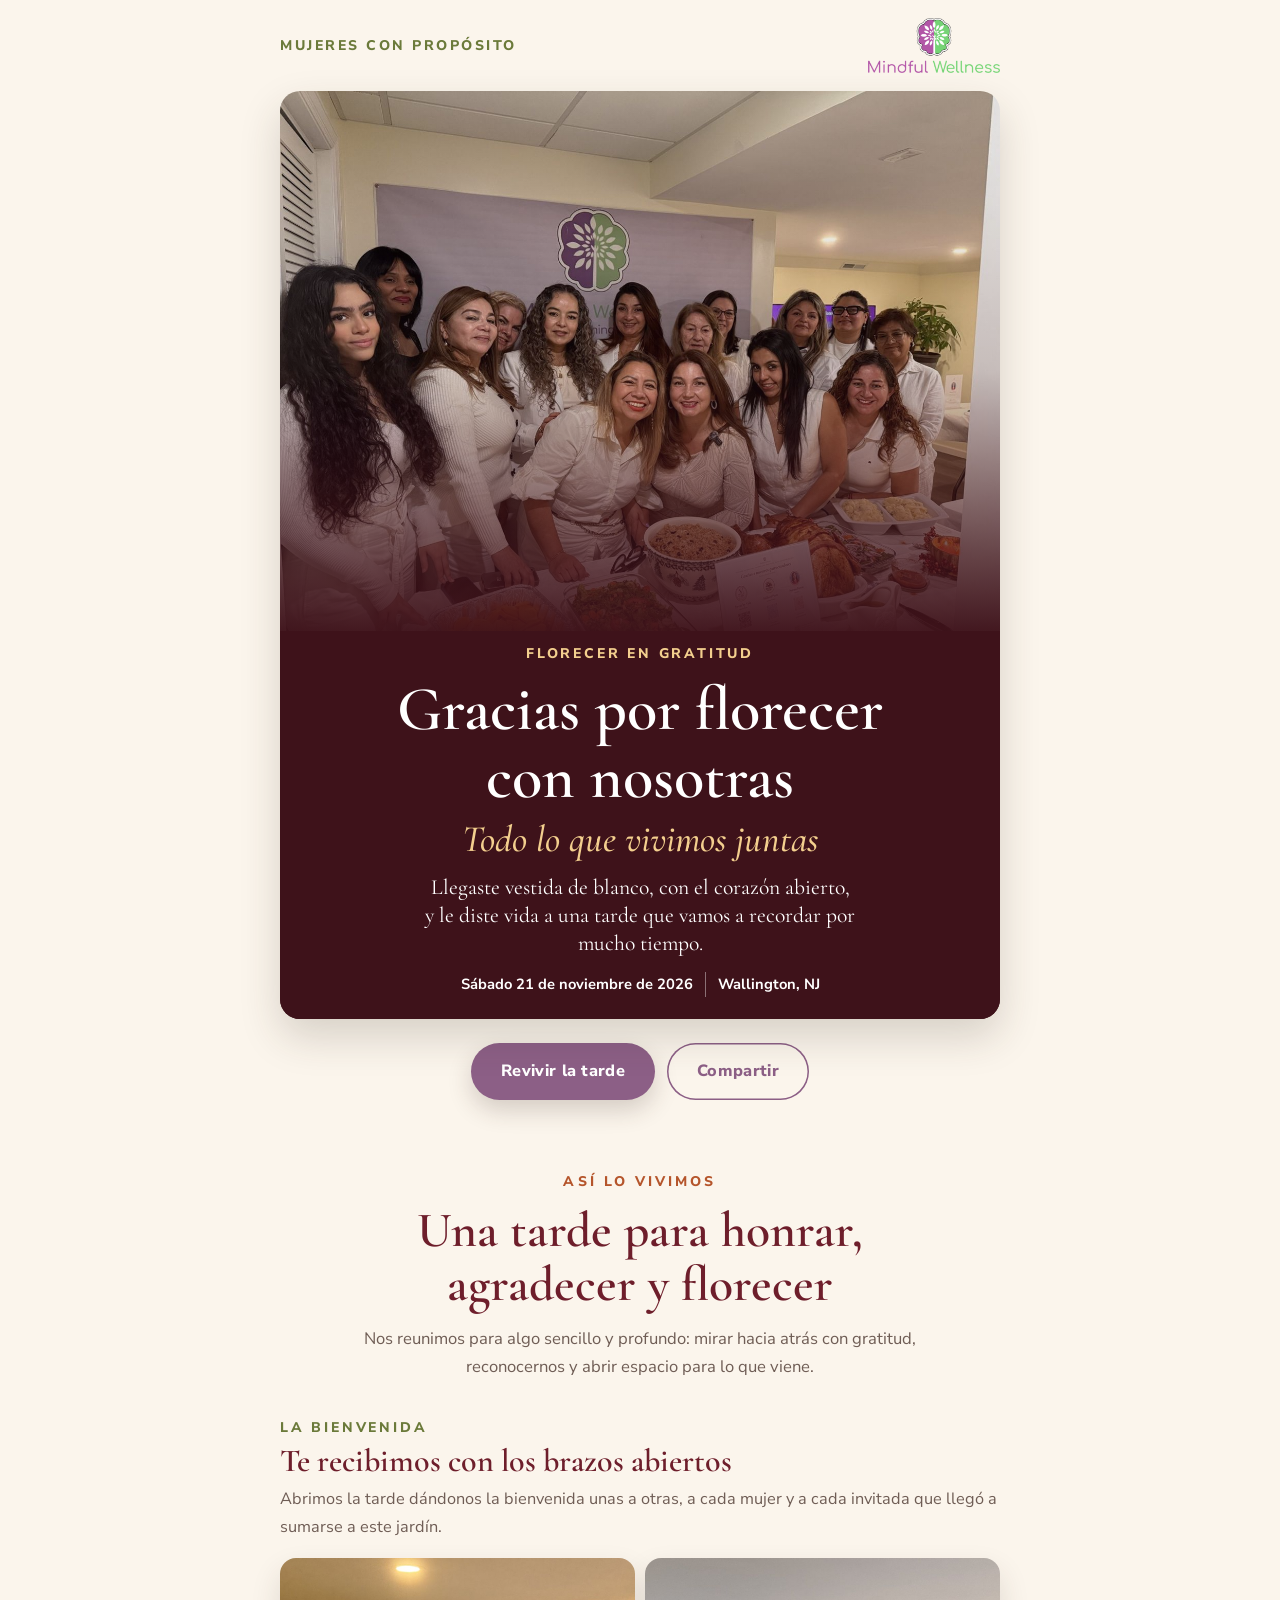
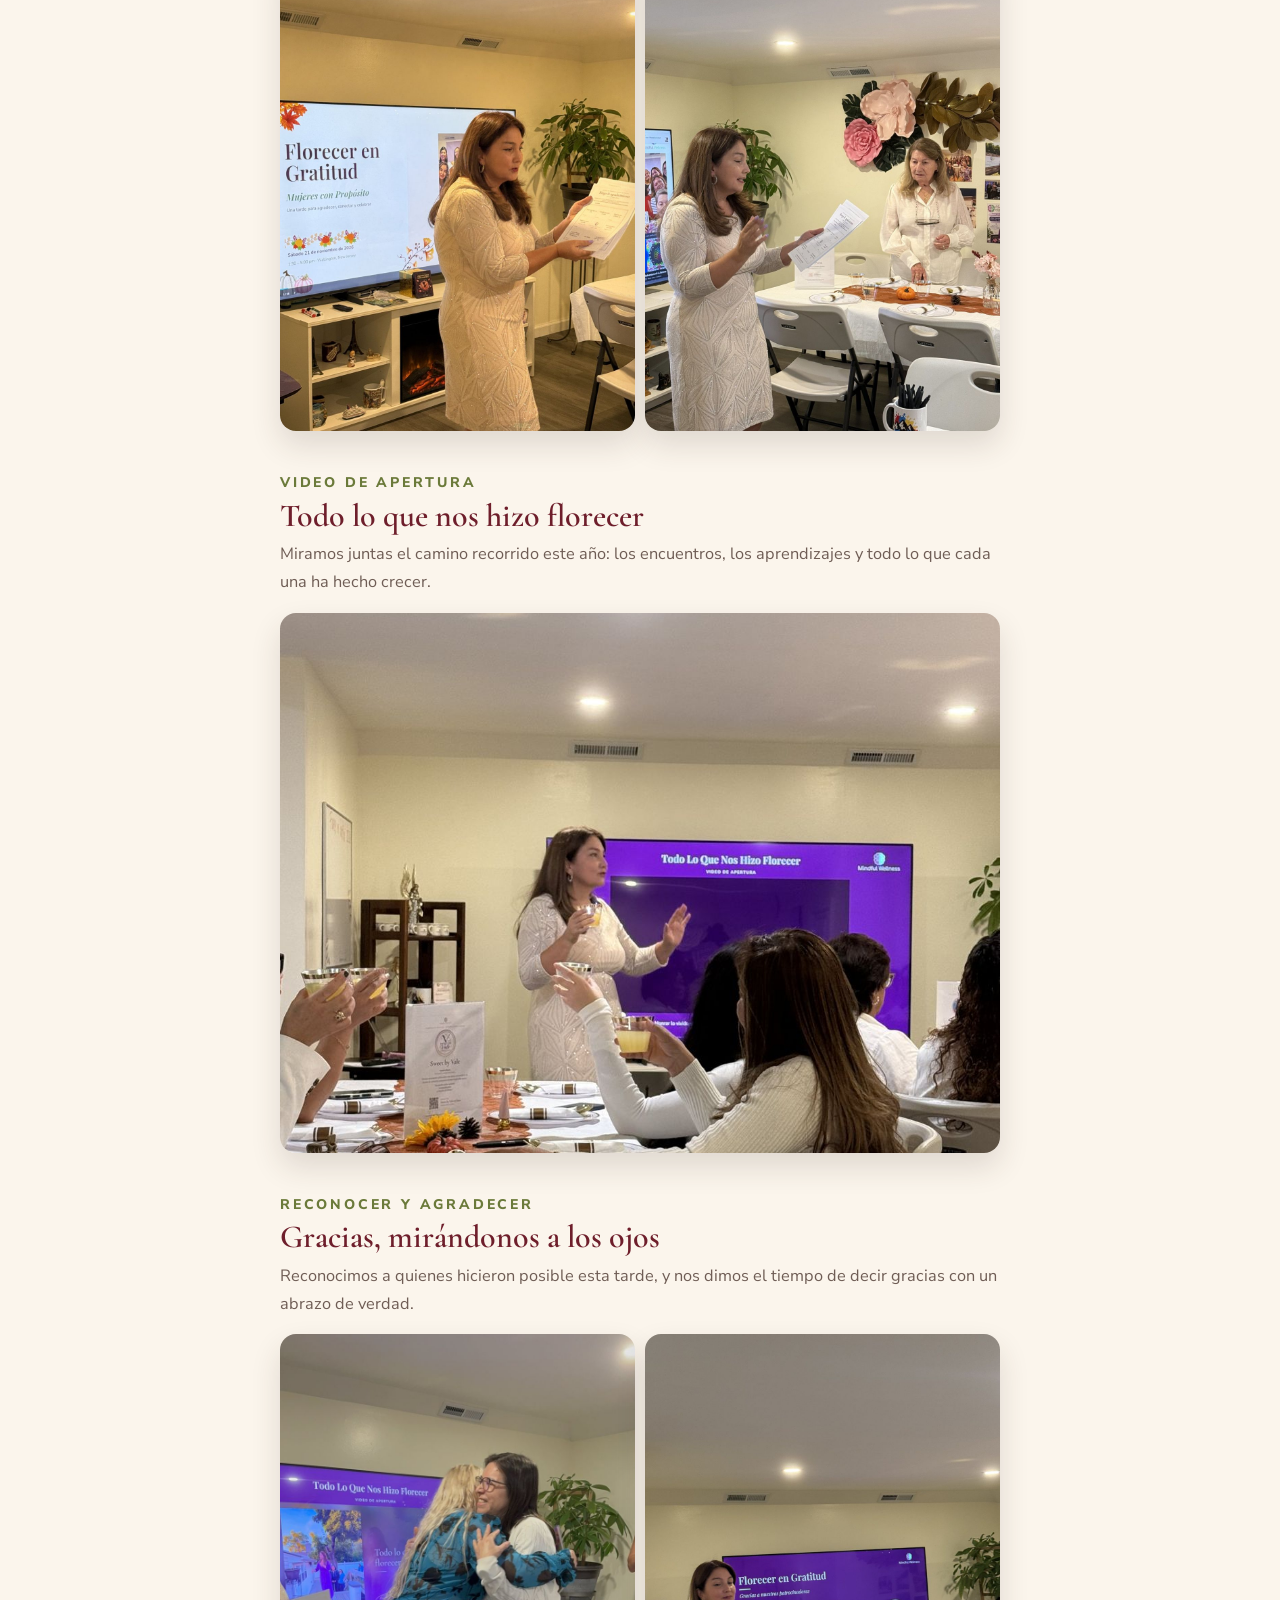
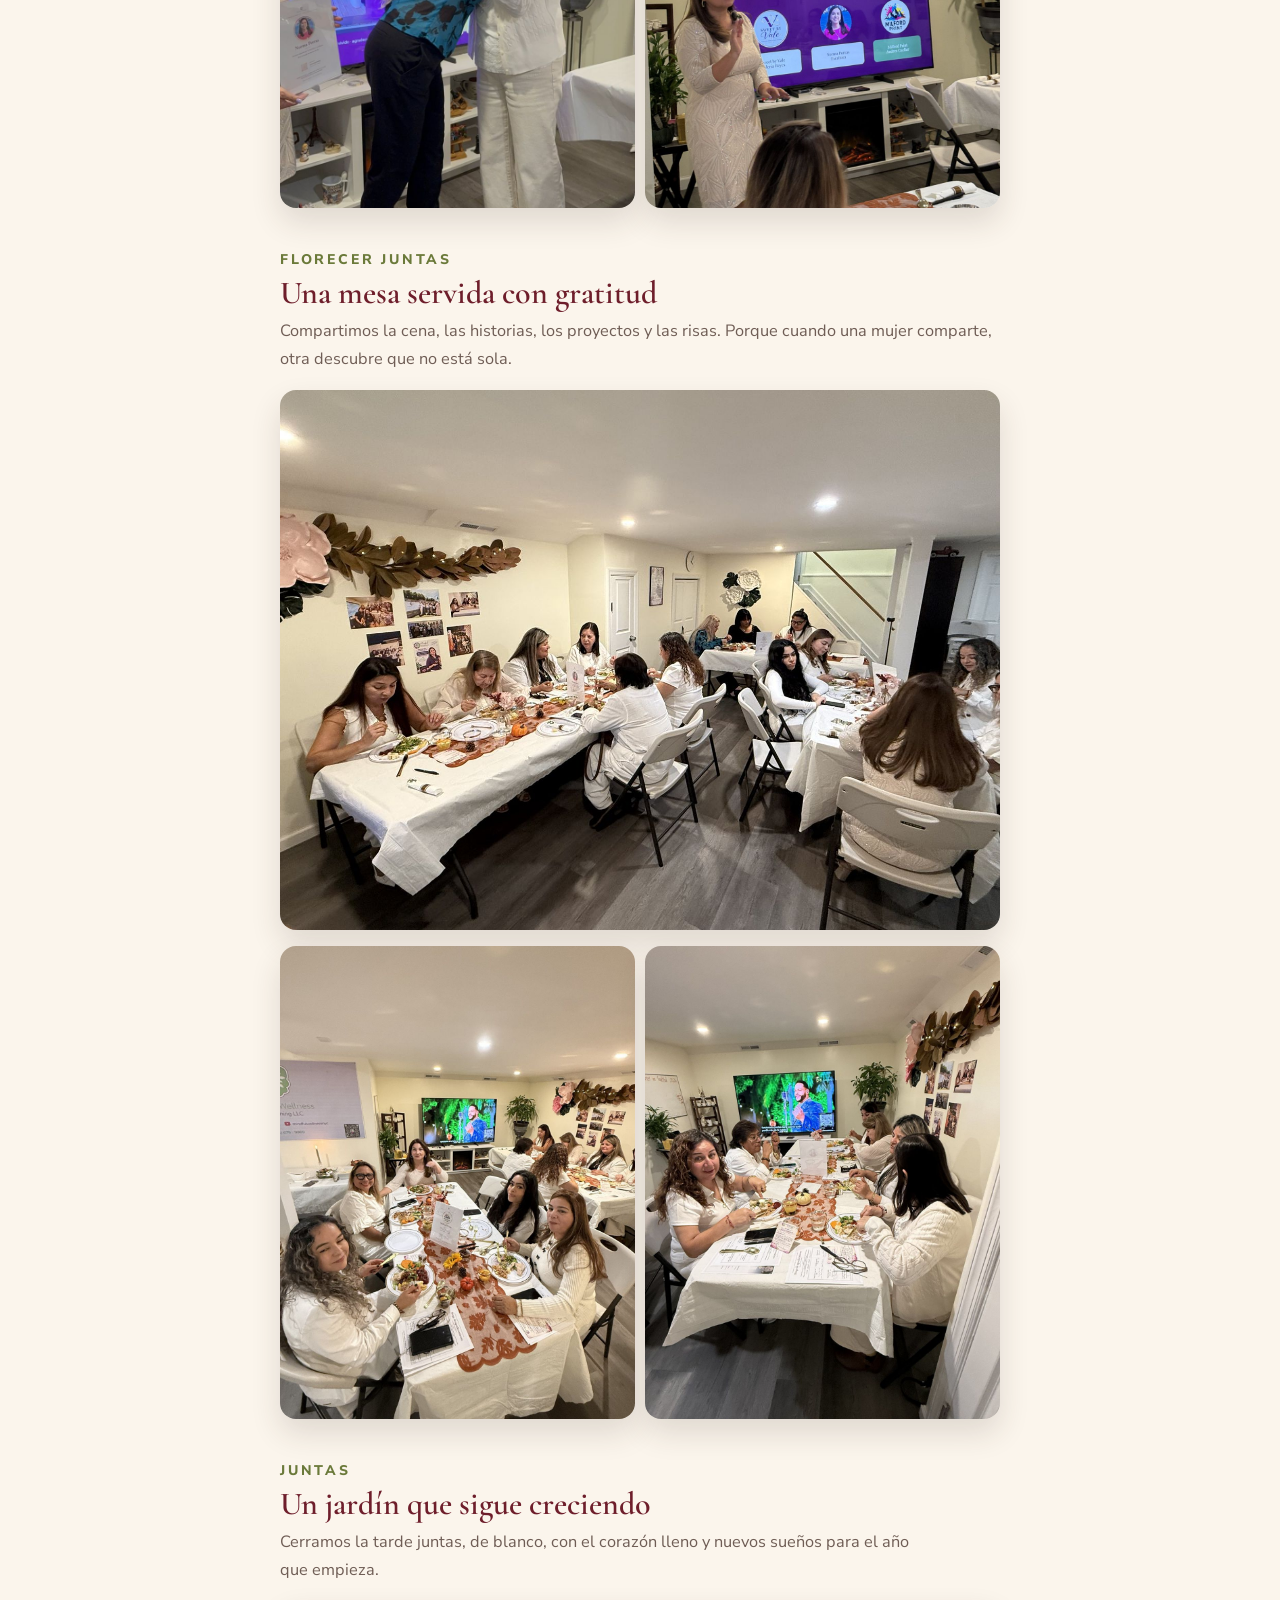
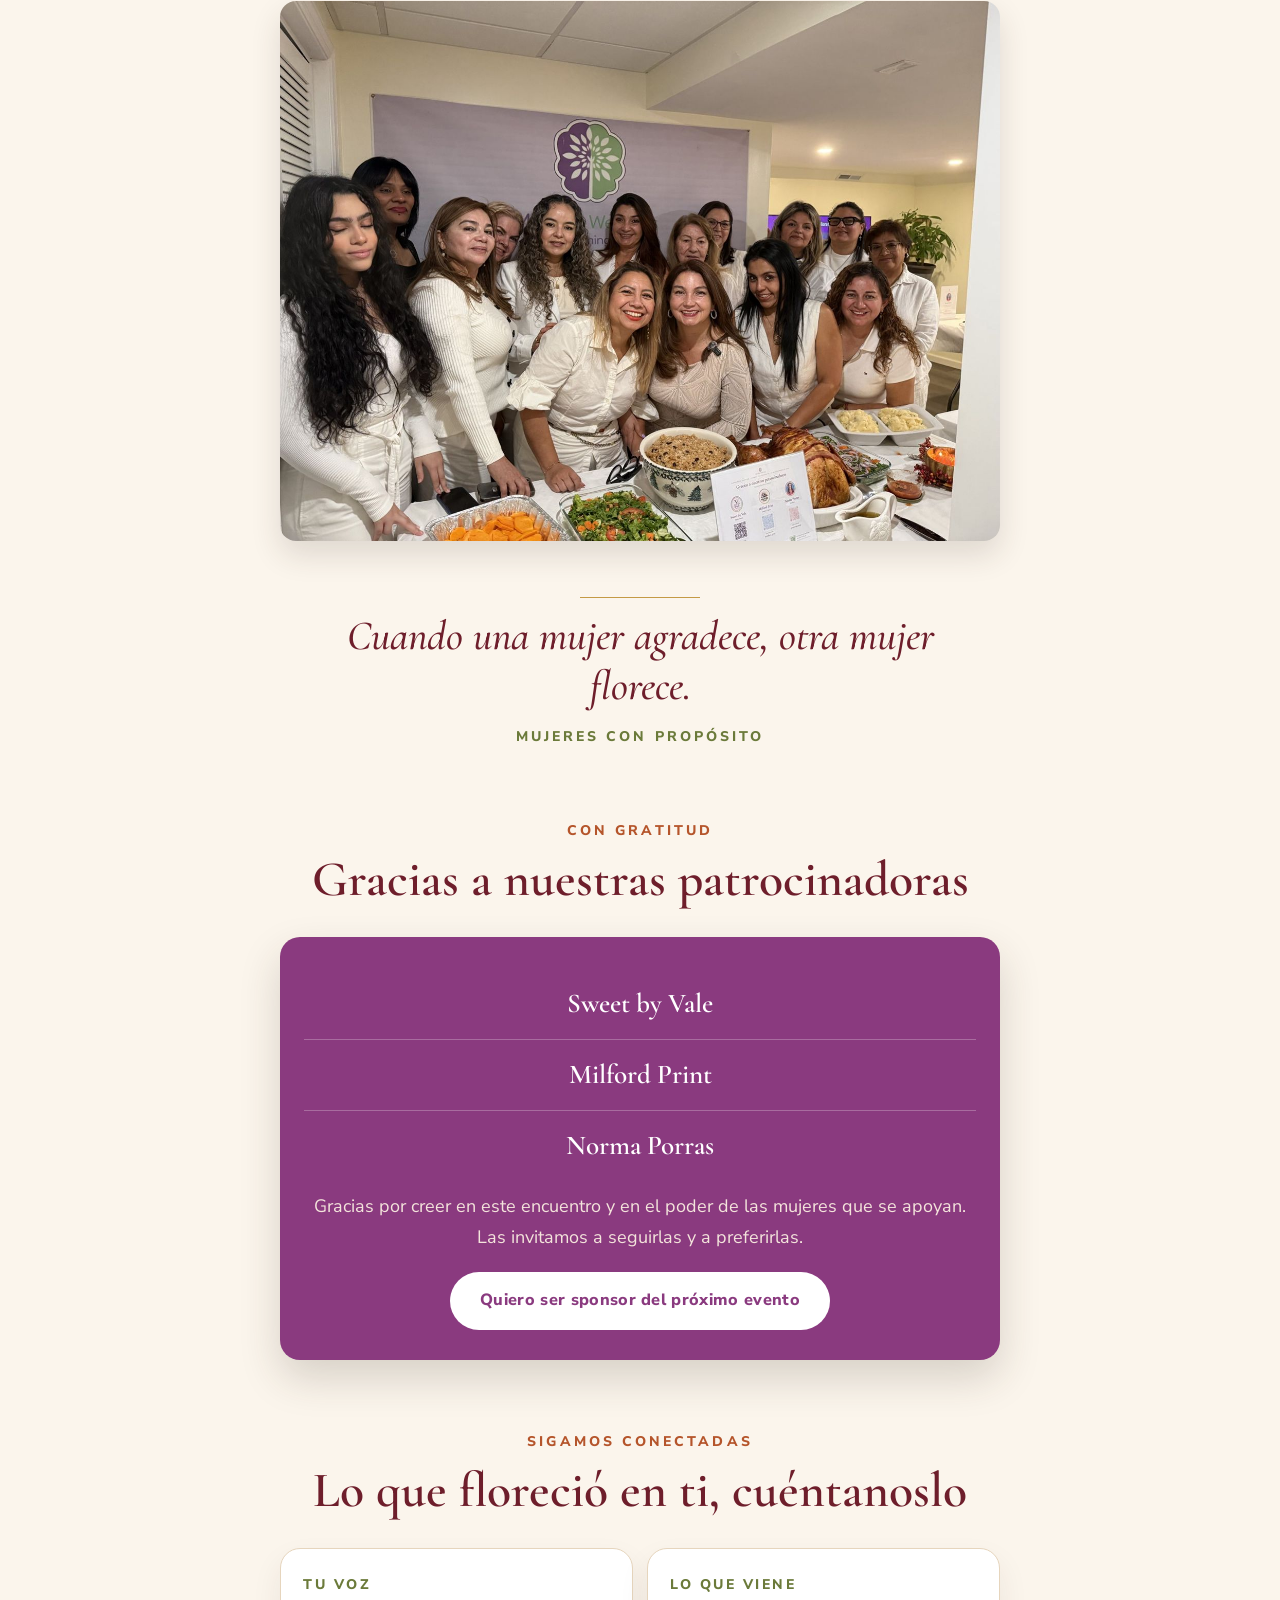
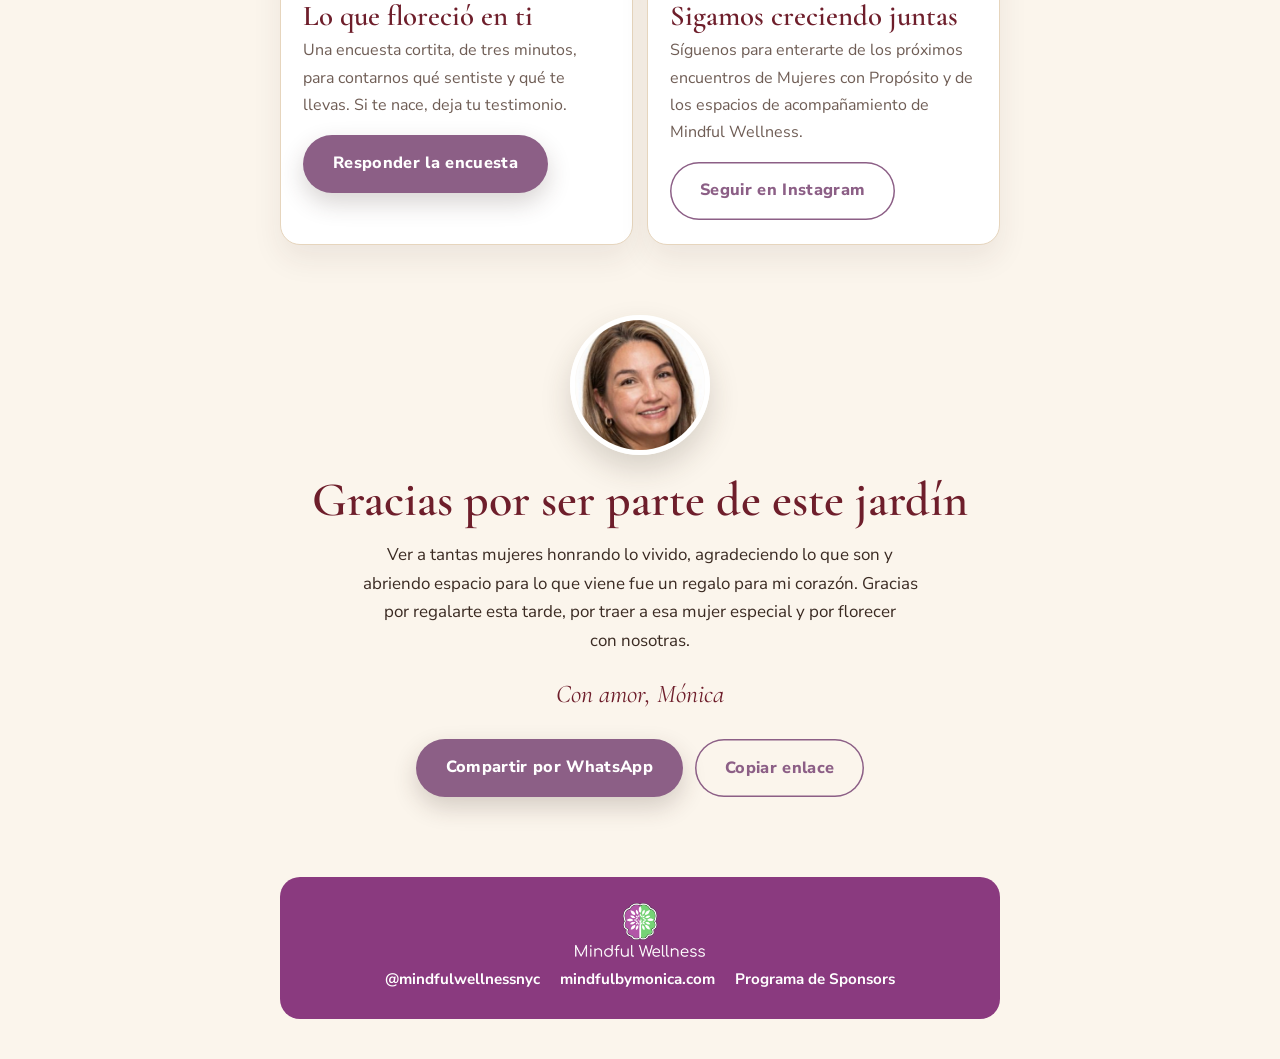
<file: florecer/agradecimiento/index.html>
<!DOCTYPE html>
<html lang="es">
<head>
<meta charset="UTF-8">
<meta name="viewport" content="width=device-width, initial-scale=1.0">
<meta name="theme-color" content="#6e1e2b">
<title>Gracias por florecer con nosotras · Florecer en Gratitud</title>
<meta name="description" content="Gracias por ser parte de Florecer en Gratitud, la cena de Mujeres con Propósito del 21 de noviembre de 2026. Revive todo lo que vivimos juntas.">
<meta property="og:title" content="Gracias por florecer con nosotras">
<meta property="og:description" content="Florecer en Gratitud · 21 de noviembre de 2026. Revive todo lo que vivimos juntas: la bienvenida, los abrazos, la mesa y cada mujer que floreció.">
<meta property="og:image" content="https://www.mindfulbymonica.com/jardin-mentespoderosas/florecer/agradecimiento/compartir-gracias.jpg">
<meta property="og:image:type" content="image/jpeg">
<meta property="og:image:width" content="1200">
<meta property="og:image:height" content="630">
<meta property="og:url" content="https://www.mindfulbymonica.com/jardin-mentespoderosas/florecer/agradecimiento/">
<meta property="og:type" content="website">
<meta property="og:locale" content="es_US">
<meta name="twitter:card" content="summary_large_image">
<meta name="twitter:image" content="https://www.mindfulbymonica.com/jardin-mentespoderosas/florecer/agradecimiento/compartir-gracias.jpg">
<link rel="preconnect" href="https://fonts.googleapis.com">
<link href="https://fonts.googleapis.com/css2?family=Cormorant+Garamond:ital,wght@0,500;0,600;0,700;1,500&family=Nunito+Sans:wght@400;600;700;800&display=swap" rel="stylesheet">
<style>
  :root {
    --cream: #fbf5ec;
    --linen: #f4e9d8;
    --terracotta: #b5552b;
    --burgundy: #6e1e2b;
    --wine: 62, 18, 26;
    --olive: #6b7a3a;
    --gold: #c49a45;
    --ink: #3a2a22;
    --muted: #6f5d55;
    --line: #e6d5bd;
    --plum: #8a3a7f;
    --plum-btn: #8c5f86;
    --leaf: #5aa33f;
  }
  * { box-sizing: border-box; margin: 0; padding: 0; }
  html { scroll-behavior: smooth; }
  body { font-family: 'Nunito Sans', sans-serif; background: var(--cream); color: var(--ink); font-size: 18px; line-height: 1.7; overflow-x: hidden; }
  img { max-width: 100%; display: block; }
  h1, h2, h3 { font-family: 'Cormorant Garamond', serif; font-weight: 600; line-height: 1.08; color: var(--burgundy); text-wrap: balance; }
  p { text-wrap: pretty; }
  .narrow { max-width: 760px; margin: 0 auto; padding: 0 20px; }
  .center { text-align: center; }
  .eyebrow { font-size: 0.875rem; font-weight: 800; letter-spacing: 0.22em; text-transform: uppercase; color: var(--terracotta); }
  section { padding-top: 70px; }
  section h2 { font-size: clamp(2.2rem, 8.5vw, 3.1rem); margin-top: 10px; }
  .intro { color: var(--muted); max-width: 560px; margin: 14px auto 0; font-size: 1.04rem; }
  .ornament { display: flex; justify-content: center; margin: 14px auto; }
  .ornament::before { content: ""; width: 120px; height: 1px; background: var(--gold); }

  .btn { display: inline-flex; align-items: center; justify-content: center; gap: 10px; text-decoration: none; border: 0; cursor: pointer; font-family: 'Nunito Sans', sans-serif; background: var(--plum-btn); color: #fff; font-weight: 800; font-size: 1.02rem; letter-spacing: 0.02em; padding: 15px 30px; min-height: 52px; border-radius: 999px; box-shadow: 0 10px 24px rgba(58, 42, 34, 0.2); transition: background .2s ease, transform .2s ease; }
  .btn:hover { background: #7a5074; transform: translateY(-1px); }
  .btn.ghost { background: transparent; color: var(--plum-btn); box-shadow: inset 0 0 0 1.5px var(--plum-btn); }
  .btn.ghost:hover { background: rgba(140, 95, 134, 0.08); }
  .btn.white { background: #fff; color: var(--plum); box-shadow: none; }
  .actions { display: flex; flex-wrap: wrap; gap: 12px; justify-content: center; margin-top: 24px; }

  /* encabezado: logo arriba a la derecha */
  .top { max-width: 760px; margin: 0 auto; padding: 18px 20px 0; display: flex; justify-content: space-between; align-items: center; gap: 16px; }
  .top .tag { font-size: 0.875rem; font-weight: 800; letter-spacing: 0.18em; text-transform: uppercase; color: var(--olive); line-height: 1.4; }
  .top img { width: 132px; flex: none; }

  /* tarjetas con foto (mismo estilo que la invitación) */
  .tile { position: relative; border-radius: 20px; overflow: hidden; background-size: cover; background-position: center; color: #fff; display: flex; flex-direction: column; justify-content: flex-end; align-items: center; text-align: center; padding: 22px 20px; box-shadow: 0 18px 40px rgba(58, 42, 34, 0.18); isolation: isolate; min-height: 260px; }
  .tile::before { content: ""; position: absolute; inset: 0; z-index: -1; background: linear-gradient(to top, rgba(var(--wine), 0.88) 0%, rgba(var(--wine), 0.35) 45%, rgba(var(--wine), 0) 75%); }
  .tile .k { font-size: 0.875rem; font-weight: 800; letter-spacing: 0.2em; text-transform: uppercase; color: #f3cf8e; }
  .tile .v { font-family: 'Cormorant Garamond', serif; font-weight: 600; font-size: 1.6rem; line-height: 1.15; margin-top: 6px; }
  .tile small { display: block; font-size: 0.95rem; opacity: 0.92; margin-top: 4px; }

  /* hero */
  .hero { padding-top: 18px; }
  .hero-tile { min-height: 0; background-color: rgb(var(--wine)); background-size: 100% auto; background-repeat: no-repeat; background-position: center top; padding-top: calc(78% - 10px); }
  .hero-tile::before { background: linear-gradient(to top, rgba(var(--wine), 1) 0%, rgba(var(--wine), 0.96) 42%, rgba(var(--wine), 0.2) 70%, rgba(var(--wine), 0) 100%); }
  .hero-tile h1 { color: #fff; font-size: clamp(2.5rem, 10.5vw, 3.9rem); margin-top: 10px; }
  .hero-tile h1 em { display: block; font-style: italic; font-weight: 500; color: #f3cf8e; font-size: 0.6em; margin-top: 8px; }
  .hero-tile .invite { font-family: 'Cormorant Garamond', serif; font-size: 1.35rem; line-height: 1.3; margin-top: 14px; max-width: 480px; }
  .hero-tile .when { display: flex; flex-wrap: wrap; justify-content: center; gap: 4px 0; margin-top: 14px; font-weight: 700; font-size: 0.92rem; }
  .hero-tile .when span { padding: 0 12px; }
  .hero-tile .when span + span { border-left: 1px solid rgba(255,255,255,0.4); }
  @media (max-width: 480px) { .hero-tile .when { flex-direction: column; } .hero-tile .when span + span { border-left: 0; } }

  /* recorrido: así lo vivimos */
  .journey { list-style: none; margin-top: 34px; display: grid; gap: 40px; text-align: left; }
  .moment .num { font-size: 0.875rem; font-weight: 800; letter-spacing: 0.2em; text-transform: uppercase; color: var(--olive); }
  .moment h3 { font-size: 2rem; margin-top: 4px; }
  .moment p { color: var(--muted); margin-top: 8px; font-size: 1.02rem; }
  .moment .pics { display: grid; gap: 10px; margin-top: 16px; }
  .moment .pics.two { grid-template-columns: 1fr 1fr; }
  .moment .pics img { width: 100%; border-radius: 16px; object-fit: cover; box-shadow: 0 14px 30px rgba(58, 42, 34, 0.14); }
  .pics .land { aspect-ratio: 4 / 3; }
  .pics .port { aspect-ratio: 3 / 4; }
  .pics .tall { aspect-ratio: 3 / 4; object-position: center 30%; }

  /* frase */
  .quote { margin: 56px auto 0; max-width: 640px; text-align: center; padding: 0 10px; }
  .quote blockquote { font-family: 'Cormorant Garamond', serif; font-style: italic; font-weight: 500; font-size: clamp(1.9rem, 7.4vw, 2.6rem); line-height: 1.2; color: var(--burgundy); }
  .quote cite { display: block; margin-top: 14px; font-style: normal; font-size: 0.875rem; font-weight: 800; letter-spacing: 0.22em; text-transform: uppercase; color: var(--olive); }

  /* galería */
  .gallery { display: grid; grid-template-columns: 1fr 1fr; gap: 10px; margin-top: 30px; }
  .gallery figure { margin: 0; border-radius: 16px; overflow: hidden; box-shadow: 0 14px 30px rgba(58, 42, 34, 0.14); }
  .gallery img { width: 100%; height: 100%; object-fit: cover; aspect-ratio: 3 / 4; }
  .gallery .wide { grid-column: 1 / -1; }
  .gallery .wide img { aspect-ratio: 4 / 3; }

  /* patrocinadoras */
  .sp-card { margin-top: 30px; background: var(--plum); color: #fbefe2; border-radius: 20px; overflow: hidden; box-shadow: 0 18px 40px rgba(58, 42, 34, 0.18); }
    .sp-card .txt { padding: 26px 24px 30px; }
  .sp-card .names { display: grid; gap: 0; margin-top: 6px; }
  .sp-card .names div { font-family: 'Cormorant Garamond', serif; font-size: 1.7rem; font-weight: 600; color: #fff; padding: 12px 0; border-top: 1px solid rgba(255,255,255,0.25); }
  .sp-card .names div:first-child { border-top: 0; }
  .sp-card p { opacity: 0.94; margin-top: 10px; }
  .sp-card .btn { margin-top: 20px; }

  /* sigamos */
  .next { display: grid; gap: 14px; margin-top: 30px; text-align: left; }
  .next-card { background: #fff; border: 1px solid var(--line); border-radius: 20px; padding: 24px 22px; box-shadow: 0 14px 30px rgba(58, 42, 34, 0.08); }
  .next-card .k { font-size: 0.875rem; font-weight: 800; letter-spacing: 0.18em; text-transform: uppercase; color: var(--olive); }
  .next-card h3 { font-size: 1.8rem; margin-top: 4px; }
  .next-card p { color: var(--muted); margin-top: 6px; font-size: 1rem; }
  .next-card .btn { margin-top: 16px; }

  /* cierre */
  .closing { padding: 70px 0 40px; }
  .host { width: 140px; height: 140px; border-radius: 50%; object-fit: cover; margin: 0 auto; border: 5px solid #fff; box-shadow: 0 14px 30px rgba(58, 42, 34, 0.18); }
  .closing h2 { font-size: clamp(2.2rem, 8.5vw, 3rem); margin-top: 20px; }
  .closing .letter { max-width: 560px; margin: 14px auto 0; font-size: 1.06rem; }
  .closing .firma { font-family: 'Cormorant Garamond', serif; font-style: italic; font-size: 1.6rem; color: var(--burgundy); margin-top: 16px; }
  .share-note { font-size: 0.875rem; color: var(--muted); margin-top: 10px; min-height: 1.4em; }
  .foot { margin-top: 50px; padding: 26px 16px; background: var(--plum); border-radius: 20px; color: #fff; }
  .foot img { width: 130px; margin: 0 auto; }
  .foot .links { display: flex; flex-wrap: wrap; justify-content: center; gap: 4px 20px; margin-top: 10px; font-size: 0.95rem; }
  .foot a { color: #fff; font-weight: 700; text-decoration: none; }

  @media (min-width: 640px) {
    .gallery { grid-template-columns: repeat(3, 1fr); }
    .next { grid-template-columns: 1fr 1fr; }
  }
</style>
</head>
<body>

<div class="top">
  <div class="tag">Mujeres con Propósito</div>
  <img src="../logo-mindful-wellness.png" alt="Mindful Wellness by Mónica Villalba">
</div>

<header class="hero center">
  <div class="narrow">
    <div class="tile hero-tile" style="background-image:url(fotos/grupo.jpg)" role="img" aria-label="Las mujeres de Florecer en Gratitud, vestidas de blanco, juntas frente a la mesa">
      <div class="k">Florecer en Gratitud</div>
      <h1>Gracias por florecer con nosotras<em>Todo lo que vivimos juntas</em></h1>
      <p class="invite">Llegaste vestida de blanco, con el corazón abierto, y le diste vida a una tarde que vamos a recordar por mucho tiempo.</p>
      <div class="when"><span>Sábado 21 de noviembre de 2026</span><span>Wallington, NJ</span></div>
    </div>
    <div class="actions">
      <a class="btn" href="#vivimos">Revivir la tarde</a>
      <a class="btn ghost js-share" href="#compartir">Compartir</a>
    </div>
  </div>
</header>

<section class="center" id="vivimos">
  <div class="narrow">
    <div class="eyebrow">Así lo vivimos</div>
    <h2>Una tarde para honrar, agradecer y florecer</h2>
    <p class="intro">Nos reunimos para algo sencillo y profundo: mirar hacia atrás con gratitud, reconocernos y abrir espacio para lo que viene.</p>

    <ol class="journey">
      <li class="moment">
        <div class="num">La bienvenida</div>
        <h3>Te recibimos con los brazos abiertos</h3>
        <p>Abrimos la tarde dándonos la bienvenida unas a otras, a cada mujer y a cada invitada que llegó a sumarse a este jardín.</p>
        <div class="pics two">
          <img class="port" src="fotos/bienvenida.jpg" alt="Mónica Villalba da la bienvenida frente a la pantalla de Florecer en Gratitud" loading="lazy">
          <img class="port" src="fotos/monica-salon.jpg" alt="Mónica habla a las asistentes en el salón decorado" loading="lazy">
        </div>
      </li>
      <li class="moment">
        <div class="num">Video de apertura</div>
        <h3>Todo lo que nos hizo florecer</h3>
        <p>Miramos juntas el camino recorrido este año: los encuentros, los aprendizajes y todo lo que cada una ha hecho crecer.</p>
        <div class="pics">
          <img class="land" src="fotos/video-apertura.jpg" alt="Las asistentes miran el video de apertura en la pantalla" style="object-position:center 20%" loading="lazy">
        </div>
      </li>
      <li class="moment">
        <div class="num">Reconocer y agradecer</div>
        <h3>Gracias, mirándonos a los ojos</h3>
        <p>Reconocimos a quienes hicieron posible esta tarde, y nos dimos el tiempo de decir gracias con un abrazo de verdad.</p>
        <div class="pics two">
          <img class="tall" src="fotos/abrazo.jpg" alt="Dos mujeres se abrazan durante el reconocimiento" loading="lazy">
          <img class="tall" src="fotos/patrocinadoras.jpg" alt="Mónica presenta a las patrocinadoras del evento" loading="lazy">
        </div>
      </li>
      <li class="moment">
        <div class="num">Florecer juntas</div>
        <h3>Una mesa servida con gratitud</h3>
        <p>Compartimos la cena, las historias, los proyectos y las risas. Porque cuando una mujer comparte, otra descubre que no está sola.</p>
        <div class="pics">
          <img class="land" src="fotos/salon.jpg" alt="El salón con las mesas llenas de mujeres compartiendo la cena" loading="lazy">
        </div>
        <div class="pics two">
          <img class="port" src="fotos/cena-1.jpg" alt="Mujeres conversando alrededor de la mesa" loading="lazy">
          <img class="port" src="fotos/cena-2.jpg" alt="Mujeres compartiendo la cena y sonriendo" loading="lazy">
        </div>
      </li>
      <li class="moment">
        <div class="num">Juntas</div>
        <h3>Un jardín que sigue creciendo</h3>
        <p>Cerramos la tarde juntas, de blanco, con el corazón lleno y nuevos sueños para el año que empieza.</p>
        <div class="pics">
          <img class="land" src="fotos/grupo-2.jpg" alt="Foto de grupo de las asistentes frente al logo de Mindful Wellness" loading="lazy">
        </div>
      </li>
    </ol>

    <div class="quote">
      <div class="ornament"></div>
      <blockquote>Cuando una mujer agradece, otra mujer florece.</blockquote>
      <cite>Mujeres con Propósito</cite>
    </div>
  </div>
</section>

<section class="center">
  <div class="narrow">
    <div class="eyebrow">Con gratitud</div>
    <h2>Gracias a nuestras patrocinadoras</h2>
    <div class="sp-card">
      <div class="txt">
        <div class="names">
          <div>Sweet by Vale</div>
          <div>Milford Print</div>
          <div>Norma Porras</div>
        </div>
        <p>Gracias por creer en este encuentro y en el poder de las mujeres que se apoyan. Las invitamos a seguirlas y a preferirlas.</p>
        <a class="btn white" href="../sponsors.html">Quiero ser sponsor del próximo evento</a>
      </div>
    </div>
  </div>
</section>

<section class="center">
  <div class="narrow">
    <div class="eyebrow">Sigamos conectadas</div>
    <h2>Lo que floreció en ti, cuéntanoslo</h2>
    <div class="next">
      <div class="next-card">
        <div class="k">Tu voz</div>
        <h3>Lo que floreció en ti</h3>
        <p>Una encuesta cortita, de tres minutos, para contarnos qué sentiste y qué te llevas. Si te nace, deja tu testimonio.</p>
        <a class="btn" href="https://docs.google.com/forms/d/e/1FAIpQLSdxlsAmx99hpQr5B_lVwl_4-sVHD2g_-pJeXiavkawNpADODw/viewform" target="_blank" rel="noopener">Responder la encuesta</a>
      </div>
      <div class="next-card">
        <div class="k">Lo que viene</div>
        <h3>Sigamos creciendo juntas</h3>
        <p>Síguenos para enterarte de los próximos encuentros de Mujeres con Propósito y de los espacios de acompañamiento de Mindful Wellness.</p>
        <a class="btn ghost" href="https://instagram.com/mindfulwellnessnyc" target="_blank" rel="noopener">Seguir en Instagram</a>
      </div>
    </div>
  </div>
</section>

<footer class="closing center" id="compartir">
  <div class="narrow">
    <img class="host" src="../monica.jpg" alt="Mónica Villalba">
    <h2>Gracias por ser parte de este jardín</h2>
    <p class="letter">Ver a tantas mujeres honrando lo vivido, agradeciendo lo que son y abriendo espacio para lo que viene fue un regalo para mi corazón. Gracias por regalarte esta tarde, por traer a esa mujer especial y por florecer con nosotras.</p>
    <div class="firma">Con amor, Mónica</div>
    <div class="actions">
      <a class="btn" id="wa-share" href="#" target="_blank" rel="noopener">Compartir por WhatsApp</a>
      <button class="btn ghost" id="copy-link" type="button">Copiar enlace</button>
    </div>
    <p class="share-note" id="share-note"></p>

    <div class="foot">
      <img src="../logo-pie.png" alt="Mindful Wellness">
      <div class="links">
        <a href="https://instagram.com/mindfulwellnessnyc" target="_blank" rel="noopener">@mindfulwellnessnyc</a>
        <a href="https://www.mindfulbymonica.com/" target="_blank" rel="noopener">mindfulbymonica.com</a>
        <a href="../sponsors.html">Programa de Sponsors</a>
      </div>
    </div>
  </div>
</footer>

<script>
  const URL_PAGINA = "https://www.mindfulbymonica.com/jardin-mentespoderosas/florecer/agradecimiento/";
  const TEXTO = "Así vivimos Florecer en Gratitud. Gracias por florecer con nosotras: ";
  document.getElementById("wa-share").href = "https://wa.me/?text=" + encodeURIComponent(TEXTO + URL_PAGINA);
  const note = document.getElementById("share-note");
  document.getElementById("copy-link").addEventListener("click", () => {
    (navigator.clipboard ? navigator.clipboard.writeText(URL_PAGINA) : Promise.reject())
      .then(() => { note.textContent = "Enlace copiado. Pégalo en tu historia o en tu chat."; })
      .catch(() => { note.textContent = URL_PAGINA; });
  });
  document.querySelectorAll(".js-share").forEach(a => a.addEventListener("click", e => {
    if (navigator.share) { e.preventDefault(); navigator.share({ title: "Gracias por florecer con nosotras", text: TEXTO, url: URL_PAGINA }).catch(() => {}); }
  }));
</script>
</body>
</html>
</file>
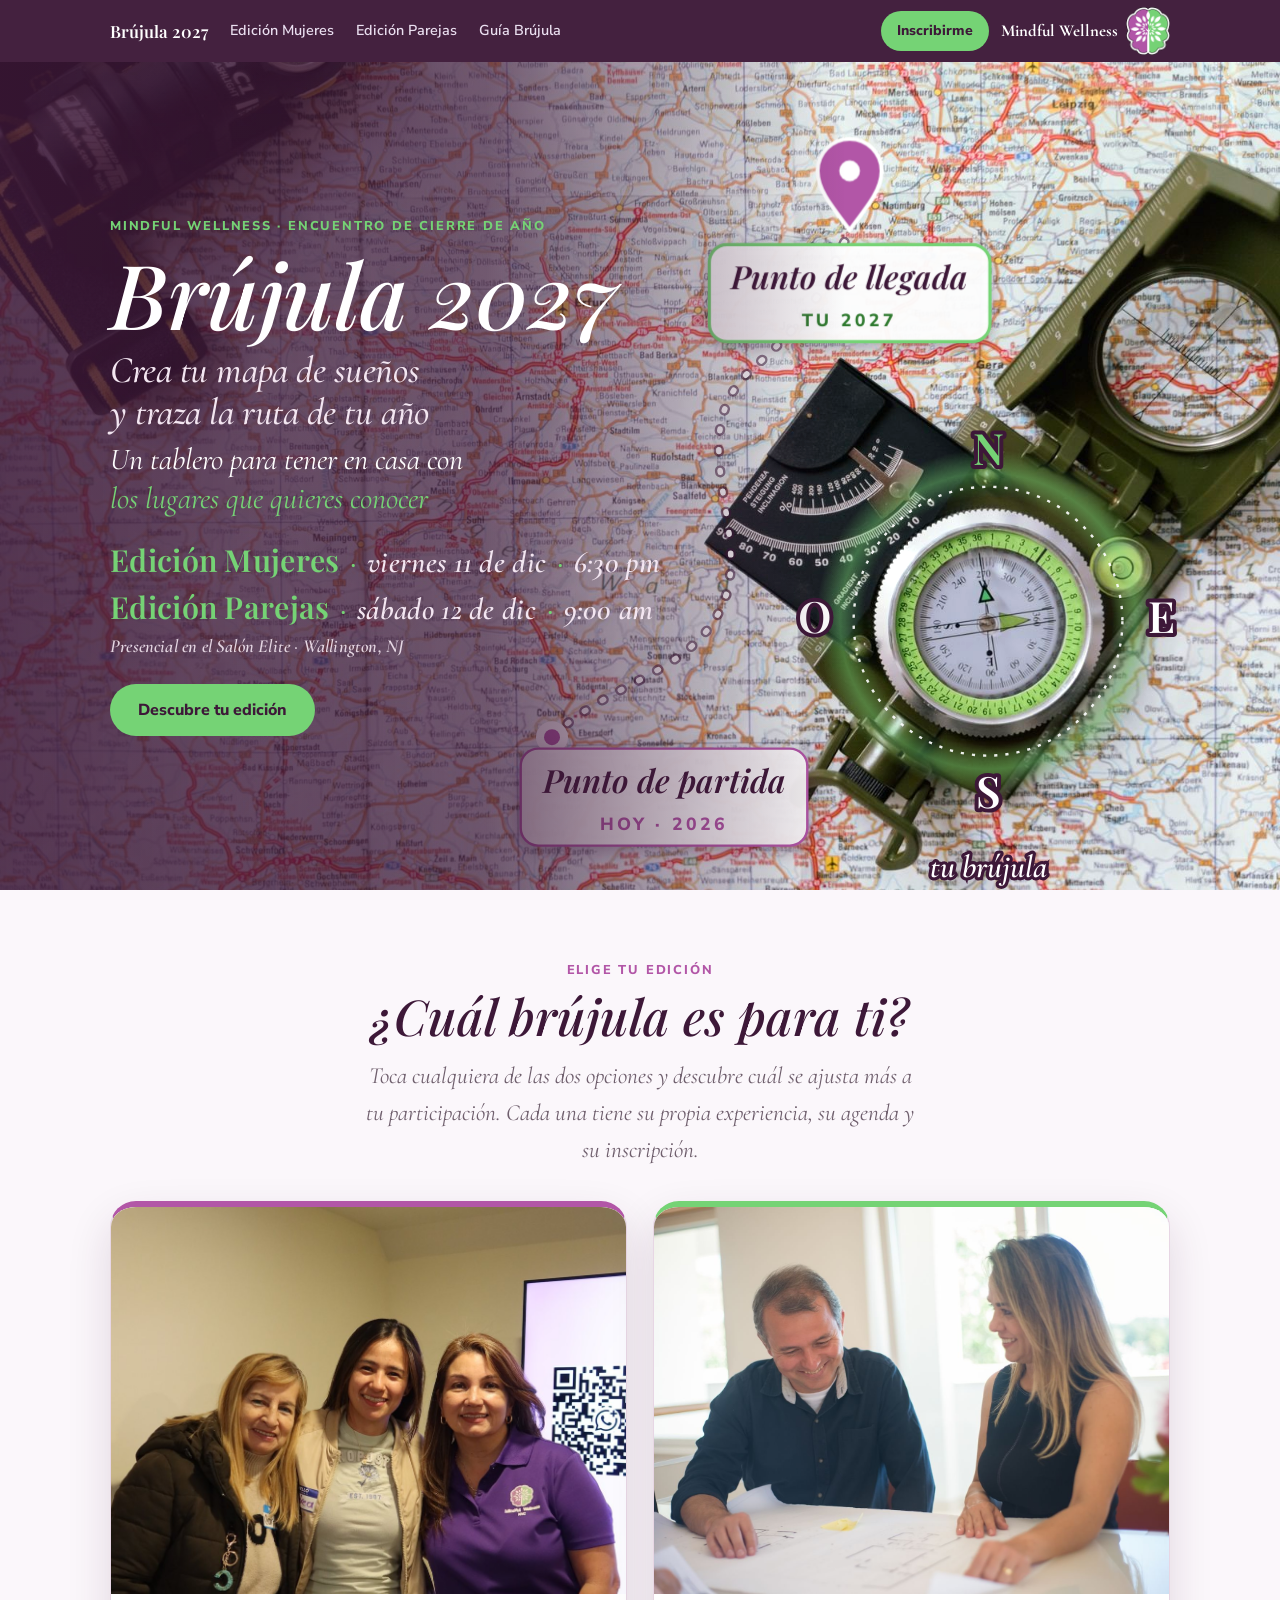
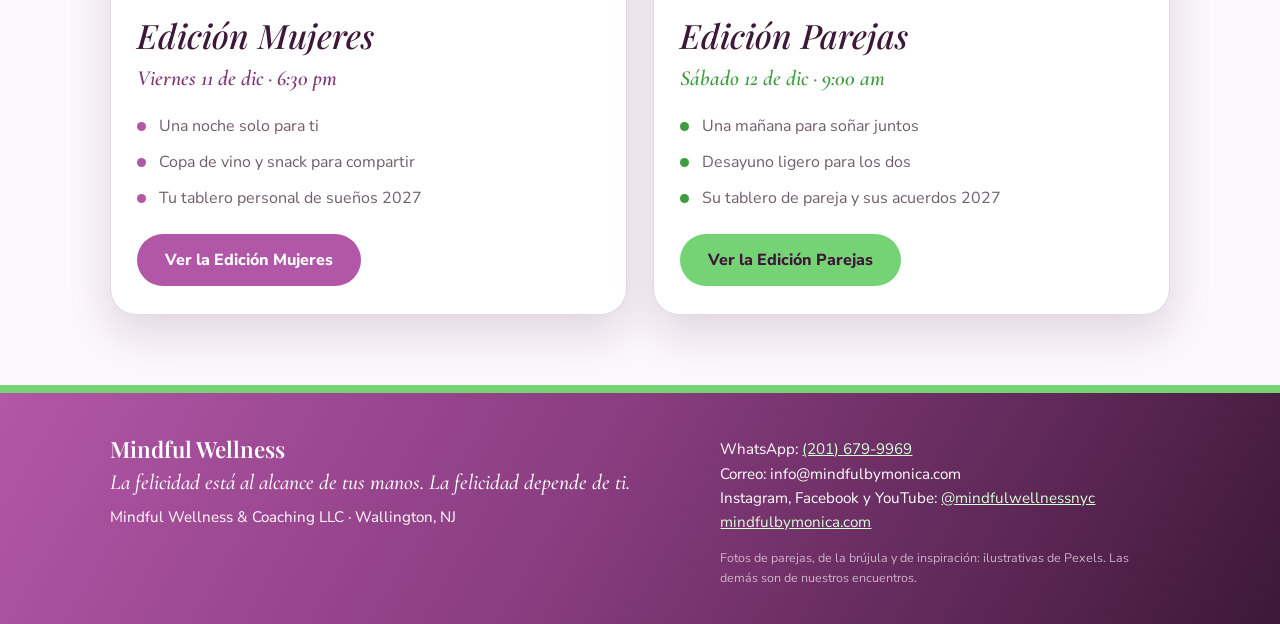
<file: brujula/brujula-2027-web/brujula/index.html>
<!DOCTYPE html>
<html lang="es">
<head>
<meta charset="utf-8">
<meta name="viewport" content="width=device-width,initial-scale=1">
<title>Brújula 2027 · Crea tu mapa de sueños · Mindful Wellness</title>
<meta name="description" content="Brújula 2027: cierra el 2026 con gratitud y crea tu mapa de sueños. Mujeres: viernes 11 de diciembre, 6:30 PM. Parejas: sábado 12 de diciembre, 9:00 AM. Salón Elite, Wallington, NJ.">
<meta property="og:title" content="Brújula 2027 · Crea tu mapa de sueños">
<meta property="og:description" content="Mujeres: vie 11 dic, 6:30 PM · Parejas: sáb 12 dic, 9:00 AM · Salón Elite, Wallington, NJ.">
<meta property="og:image" content="https://www.mindfulbymonica.com/jardin-mentespoderosas/brujula/brujula-2027-web/brujula/brujula-mapa.jpg">
<meta property="og:url" content="https://www.mindfulbymonica.com/jardin-mentespoderosas/brujula/">
<meta property="og:type" content="website">
<link rel="icon" href="logo-icono.png">
<link rel="preconnect" href="https://fonts.googleapis.com">
<link href="https://fonts.googleapis.com/css2?family=Cormorant+Garamond:ital,wght@0,500;0,600;0,700;1,500&family=Nunito+Sans:wght@400;600;800&family=Playfair+Display:wght@500;600;700&display=swap" rel="stylesheet">
<link rel="stylesheet" href="brujula.css?v=8">
</head>
<body>

<div id="previewBar" hidden onclick="this.remove()" title="Toca para cerrar" style="position:fixed;right:12px;bottom:12px;z-index:50;background:#fff3c4;color:#5a4300;font:700 .75rem 'Nunito Sans',sans-serif;padding:7px 12px;border-radius:999px;box-shadow:0 6px 18px rgba(0,0,0,.18);cursor:pointer">Vista previa para revisión ✕</div>

<div class="topbar"><div class="wrap">
  <a class="home" href="#inicio" aria-label="Inicio Brújula 2027">Brújula 2027</a>
  <nav aria-label="Secciones" data-for="inicio">
    <a href="#mujeres">Edición Mujeres</a><a href="#parejas">Edición Parejas</a><a href="#guia">Guía Brújula</a>
  </nav>
  <nav aria-label="Secciones Mujeres" data-for="mujeres" hidden>
    <a href="#m-tu-noche">Tu noche</a><a href="#m-incluye">Qué incluye</a><a href="#m-salon">El salón</a><a href="#m-encuentros">Encuentros</a><a href="#m-inscripcion">Inversión</a><a href="#m-preguntas">Preguntas</a><a href="#parejas">Parejas →</a>
  </nav>
  <nav aria-label="Secciones Parejas" data-for="parejas" hidden>
    <a href="#p-su-manana">Su mañana</a><a href="#p-incluye">Qué incluye</a><a href="#p-salon">El salón</a><a href="#p-parejas-galeria">Inspiración</a><a href="#p-inscripcion">Inversión</a><a href="#p-preguntas">Preguntas</a><a href="#mujeres">Mujeres →</a>
  </nav>
  <nav aria-label="Guía" data-for="guia" hidden>
    <a href="#mujeres">Edición Mujeres</a><a href="#parejas">Edición Parejas</a>
  </nav>
  <a class="cta" id="topCta" href="#mujeres">Inscribirme</a>
  <a class="logo" href="#inicio" aria-label="Mindful Wellness"><span>Mindful Wellness</span><img src="logo-icono.png" alt="Mindful Wellness"></a>
</div></div>

<main class="view" data-view="inicio">
<header class="hero mapa">
  <svg class="mapsvg" viewBox="0 0 1600 1067" preserveAspectRatio="xMaxYMid slice" aria-hidden="true">
    <defs>
      <mask id="rmask"><path class="draw" d="M690 860 C 760 790, 870 780, 905 690 S 850 480, 940 400 S 1030 290, 1062 228" fill="none" stroke="#fff" stroke-width="22" stroke-linecap="round"/></mask>
      <radialGradient id="halo"><stop offset=".72" stop-color="#75d375" stop-opacity="0"/><stop offset=".86" stop-color="#75d375" stop-opacity=".45"/><stop offset="1" stop-color="#75d375" stop-opacity="0"/></radialGradient>
    </defs>
    <image href="brujula-mapa.jpg" width="1600" height="1067"/>
    <g class="cmp">
      <circle class="halo" cx="1235" cy="715" r="215" fill="url(#halo)"/>
      <circle cx="1235" cy="715" r="168" fill="none" stroke="#fff" stroke-width="3" stroke-dasharray="4 10" opacity=".9"/>
      <g class="cardinal">
        <text x="1235" y="520">N</text><text x="1235" y="948">S</text><text x="1452" y="730">E</text><text x="1018" y="730">O</text>
      </g>
      <text class="cmp-lbl" x="1235" y="1035">tu brújula</text>
    </g>
    <path d="M690 860 C 760 790, 870 780, 905 690 S 850 480, 940 400 S 1030 290, 1062 228" fill="none" stroke="#3d1838" stroke-opacity=".55" stroke-width="13" stroke-linecap="round" stroke-dasharray="2 24" mask="url(#rmask)"/>
    <path d="M690 860 C 760 790, 870 780, 905 690 S 850 480, 940 400 S 1030 290, 1062 228" fill="none" stroke="#fff" stroke-width="7" stroke-linecap="round" stroke-dasharray="2 24" mask="url(#rmask)"/>
    <circle r="11" fill="#75d375" class="viajero"><animateMotion dur="5s" begin="3.4s" repeatCount="indefinite" path="M690 860 C 760 790, 870 780, 905 690 S 850 480, 940 400 S 1030 290, 1062 228"/></circle>
    <g class="pt-start">
      <circle cx="690" cy="860" r="20" fill="#fff"/><circle cx="690" cy="860" r="10" fill="#b256a7"/>
      <g class="tag" data-x="830" data-y="930"><rect rx="22"/><text class="t1" x="830" y="930">Punto de partida</text><text class="t2" x="830" y="975">HOY · 2026</text></g>
    </g>
    <g class="pt-end">
      <circle class="ping" cx="1062" cy="228" r="26" fill="none" stroke="#75d375" stroke-width="5"/>
      <path d="M1062 230 c-26-34-40-52-40-74 a40 40 0 0 1 80 0 c0 22-14 40-40 74z" transform="translate(0 -4)" fill="#b256a7" stroke="#fff" stroke-width="5"/>
      <circle cx="1062" cy="152" r="13" fill="#fff"/>
      <g class="tag end" data-x="1062" data-y="300"><rect rx="22"/><text class="t1" x="1062" y="300">Punto de llegada</text><text class="t2" x="1062" y="345">TU 2027</text></g>
    </g>
  </svg>
  <div class="wrap">
    <div class="kicker">Mindful Wellness · Encuentro de cierre de año</div>
    <h1 class="elegant">Brújula 2027<small>Crea tu mapa de sueños y traza la ruta de tu año</small></h1>
    <p class="tag">Un tablero para tener en casa con <span class="rotator" id="rot"><span>los lugares que quieres conocer</span></span></p>
    <div style="margin:22px 0 26px;display:grid;gap:6px">
      <div class="ed-line"><b>Edición Mujeres</b><span class="dot">·</span>viernes 11 de dic<span class="dot">·</span>6:30 pm</div>
      <div class="ed-line"><b>Edición Parejas</b><span class="dot">·</span>sábado 12 de dic<span class="dot">·</span>9:00 am</div>
      <div class="ed-line" style="font-size:1.15rem;opacity:.9">Presencial en el Salón Elite · Wallington, NJ</div>
    </div>
    <div class="actions"><a class="btn mint" href="#elige">Descubre tu edición</a></div>
  </div>
</header>

<section id="elige">
  <div class="wrap">
    <div class="center reveal"><div class="kicker">Elige tu edición</div><h2 class="elegant" style="font-style:italic;font-weight:500">¿Cuál brújula es para ti?</h2><p class="chooser-intro">Toca cualquiera de las dos opciones y descubre cuál se ajusta más a tu participación. Cada una tiene su propia experiencia, su agenda y su inscripción.</p></div>
    <div class="pick2">
      <a class="door reveal" href="#mujeres"><div class="ph" style="--img:url('mujeres-hero2.jpg');--pos:center 38%"></div><div class="tx">
        <div class="ed-name">Edición Mujeres</div>
        <div class="when">Viernes 11 de dic · 6:30 pm</div>
        <ul><li>Una noche solo para ti</li><li>Copa de vino y snack para compartir</li><li>Tu tablero personal de sueños 2027</li></ul>
        <span class="btn go">Ver la Edición Mujeres</span></div></a>
      <a class="door p reveal" href="#parejas"><div class="ph" style="--img:url('pareja-plan.jpg');--pos:center 30%"></div><div class="tx">
        <div class="ed-name">Edición Parejas</div>
        <div class="when">Sábado 12 de dic · 9:00 am</div>
        <ul><li>Una mañana para soñar juntos</li><li>Desayuno ligero para los dos</li><li>Su tablero de pareja y sus acuerdos 2027</li></ul>
        <span class="btn mint go">Ver la Edición Parejas</span></div></a>
    </div>
  </div>
</section>

</main>

<main class="view mujeres" data-view="mujeres" data-ed="mujeres" hidden>
<header class="hero split">
  <div class="wrap">
    <div>
      <div class="ed-badge">Brújula 2027 · <em>Edición Mujeres</em></div>
      <div class="ed-line" style="margin-top:6px"><b>Edición Mujeres</b><span class="dot">·</span>viernes 11 de dic<span class="dot">·</span>6:30 pm</div>
      <h1 class="elegant">Mi brújula, mi año<small>Una noche para ti, para soltar el 2026 y escribir tu 2027</small></h1>
      <div class="chips">
        <div class="chip"><b>6:30 a 9:30 pm</b><small>Viernes 11 de diciembre</small></div>
        <div class="chip"><b>Presencial</b><small>Salón Elite · Wallington, NJ</small></div>
      </div>
      <div class="actions">
        <a class="btn mint" href="#m-inscripcion">Inscribirme en la Edición Mujeres</a>
        <a class="btn ghost" href="#m-tu-noche">Ver cómo es la noche</a>
      </div>
    </div>
    <figure class="photo"><img src="mujeres-hero2.jpg" alt="Mónica con dos participantes sonriendo en un encuentro de Mindful Wellness"><figcaption>Mujeres que se acompañan</figcaption></figure>
  </div>
</header>

<section id="m-tu-noche">
  <div class="narrow center reveal">
    <div class="kicker">Para ti, mujer</div>
    <h2>Una noche para mirar hacia dónde vas</h2>
    <p class="lead">Llegas, respiras, brindas con una copa de vino y te regalas tres horas para cerrar el año con gratitud y crear tu mapa de sueños. Sin prisa, acompañada y entre mujeres que también están soñando en grande.</p>
  </div>
  <div class="wrap">
    <div class="rosa-wrap reveal">
      <svg class="rosa" viewBox="0 0 240 240" role="img" aria-label="Brújula con los cuatro puntos cardinales: Norte arriba, Sur abajo, Este a la derecha y Oeste a la izquierda">
        <circle cx="120" cy="120" r="112" fill="none" stroke="currentColor" stroke-opacity=".25" stroke-width="1.5"/>
        <circle cx="120" cy="120" r="96" fill="none" stroke="currentColor" stroke-opacity=".18" stroke-width="1" stroke-dasharray="2 5"/>
        <g class="aguja"><polygon points="120,30 132,120 120,210 108,120" fill="#75d375" opacity=".55"/><polygon points="30,120 120,108 210,120 120,132" fill="#75d375" opacity=".35"/>
        <polygon points="120,22 134,120 106,120" fill="#b256a7"/><polygon points="120,218 134,120 106,120" fill="#3d1838" opacity=".8"/></g>
        <circle cx="120" cy="120" r="9" fill="#fff" stroke="#b256a7" stroke-width="3"/>
        <text x="120" y="16" class="cl">N</text><text x="120" y="238" class="cl">S</text><text x="232" y="126" class="cl">E</text><text x="8" y="126" class="cl">O</text>
      </svg>
      <div class="rosa-tx">
        <h3>¿Nunca has usado una brújula?</h3>
        <p>Es muy sencillo. La aguja siempre señala el <b>Norte (N)</b>, que queda arriba. Abajo, en el lado opuesto, está el <b>Sur (S)</b>. A la derecha está el <b>Este (E)</b>, por donde sale el sol, y a la izquierda el <b>Oeste (O)</b>, por donde se oculta.</p>
        <p class="soft">Así como la brújula le ayuda al viajero a no perderse, estos cuatro puntos te ayudan a ubicar lo que quieres para tu vida en 2027. Toca cada uno y descubre tu pregunta.</p>
      </div>
    </div>
    <div class="compass reveal">
      <button class="pt" type="button" aria-label="Norte: propósito y crecimiento. Tocar para ver la pregunta"><div class="in"><div class="f"><div class="l">N</div><h3>Norte · Propósito</h3><p>Quién quieres ser y lo que quieres aprender.</p><span class="hint">Toca para ver tu pregunta</span></div><div class="b"><p>¿Quién quiero ser al terminar el 2027?</p></div></div></button>
      <button class="pt" type="button" aria-label="Este: salud y bienestar. Tocar para ver la pregunta"><div class="in"><div class="f"><div class="l">E</div><h3>Este · Bienestar</h3><p>Tu cuerpo, tu descanso y tu energía.</p><span class="hint">Toca para ver tu pregunta</span></div><div class="b"><p>¿Cómo me quiero sentir cada mañana?</p></div></div></button>
      <button class="pt" type="button" aria-label="Sur: amor, familia y amistades. Tocar para ver la pregunta"><div class="in"><div class="f"><div class="l">S</div><h3>Sur · Amor y familia</h3><p>Las relaciones que quieres cuidar.</p><span class="hint">Toca para ver tu pregunta</span></div><div class="b"><p>¿Con quién quiero celebrar lo que viene?</p></div></div></button>
      <button class="pt" type="button" aria-label="Oeste: trabajo, dinero y proyectos. Tocar para ver la pregunta"><div class="in"><div class="f"><div class="l">O</div><h3>Oeste · Proyectos</h3><p>Tu trabajo, tu dinero y tus metas.</p><span class="hint">Toca para ver tu pregunta</span></div><div class="b"><p>¿Qué meta me va a dar más libertad?</p></div></div></button>
    </div>
    <div class="centro reveal"><h3>Al centro: tú</h3><p>Los lugares que quieres conocer, lo que quieres vivir, cómo te deseas sentir y los sueños que quieres lograr.</p></div>

    <h3 class="center" style="font-size:1.6rem;margin-top:48px">Así se vive la noche</h3>
    <ol class="timeline narrow reveal">
      <li><b>6:30 PM</b><span>Llegada, copa de vino, snack ligero para compartir y bienvenida</span></li>
      <li><b>6:50 PM</b><span>Cierre del 2026: lo que agradezco y lo que suelto</span></li>
      <li><b>7:15 PM</b><span>Mi brújula: reflexión guiada por los cuatro puntos</span></li>
      <li><b>7:45 PM</b><span>Manos a la obra: creo mi tablero</span></li>
      <li><b>8:50 PM</b><span>Mi palabra 2027 y mi primer paso</span></li>
      <li><b>9:15 PM</b><span>Comparto mi tablero y cierre</span></li>
    </ol>
  </div>
</section>

<section id="m-incluye" style="background:#fff">
  <div class="wrap">
    <div class="center reveal"><div class="kicker">Qué incluye y qué te llevas</div><h2>Llegas con tus sueños, sales con tu tablero</h2></div>
    <div class="two">
      <div class="card reveal">
        <img src="bienvenida-brindis.jpg" alt="Brindis de bienvenida en un encuentro de Mindful Wellness" style="width:100%;height:auto;border-radius:16px;margin-bottom:16px" loading="lazy">
        <h3>Incluido en tu entrada</h3>
        <ul class="dots">
          <li>Copa de vino de bienvenida</li>
          <li>Snack ligero para compartir</li>
          <li>Guía Brújula para soñar con dirección</li>
          <li>Base para tu tablero, tamaño póster</li>
          <li>Revistas, frases, papeles decorativos, tijeras, pegante, marcadores y stickers</li>
          <li>Ritual de cierre del 2026 y reflexión guiada</li>
          <li>Acompañamiento de Mónica durante toda la noche</li>
        </ul>
      </div>
      <div class="card take reveal">
        <h3>Lo que te llevas a casa</h3>
        <ul class="dots">
          <li><b>Tu tablero de visión 2027</b>, para tenerlo en casa y recordar cada día lo que quieres vivir, cómo te deseas sentir y los sueños que quieres lograr</li>
          <li>Tu palabra del año</li>
          <li>Tu primer paso para enero</li>
        </ul>
        <p class="note-mail">Las fotos del encuentro te llegan <b>por correo electrónico</b> después del evento.</p>
      </div>
    </div>
    <div class="card reveal" style="margin-top:22px">
      <div class="kicker">Opcional · Paquete de impresiones</div>
      <h3 style="font-size:1.45rem;margin-top:6px">Tus imágenes, impresas y listas para recortar</h3>
      <p class="muted">Nos envías hasta 30 imágenes por correo electrónico a info@mindfulbymonica.com, en formato JPG o PNG de alta calidad, y el día del encuentro te esperan impresas a color en papel grueso, en tu puesto. Fecha límite para enviarlas: lunes 7 de diciembre, 11:59 PM. <a href="#guia">Cómo escogerlas</a></p>
    </div>
  </div>
</section>

<section id="m-salon">
  <div class="wrap">
    <div class="center reveal"><div class="kicker">El lugar</div><h2>El Salón Elite se convierte en un salón de creatividad</h2><p class="muted narrow">Mesas organizadas, tu puesto listo con materiales, música suave y luz cálida para que solo te dediques a crear.</p></div>
    <p class="concebir reveal">Aquí vas a <em>concebir</em> lo que quieres vivir, para que luego <em>nazca</em> y te dé los <em>frutos</em>.</p>
    <div class="words-box reveal"><p class="words-hint">Toca una palabra y déjate inspirar</p><div class="words"><button type="button" class="word" data-img="insp-suena.jpg" data-cap="Sueña: escribe lo que quieres vivir, sin miedo y con fecha.">sueña</button><button type="button" class="word" data-img="insp-celebra.jpg" data-cap="Celebra: el 2027 llega y tú lo recibes brindando por tus logros.">celebra 2027</button><button type="button" class="word" data-img="insp-estudia.jpg" data-cap="Estudia: ese curso, ese título, eso que siempre quisiste aprender.">estudia</button><button type="button" class="word" data-img="insp-confia.jpg" data-cap="Confía: en ti, en tu proceso y en que lo mejor viene en camino.">confía</button><button type="button" class="word" data-img="insp-viaja.jpg" data-cap="Viaja: los lugares que quieres conocer también van en tu mapa.">viaja</button><button type="button" class="word" data-img="insp-comparte.jpg" data-cap="Comparte: la mesa llena, la familia unida, los tuyos cerca.">comparte</button><button type="button" class="word" data-img="insp-casa.jpg" data-cap="Tu casa: las llaves de ese hogar que ya estás visualizando.">tu casa</button><button type="button" class="word" data-img="insp-carro.jpg" data-cap="Tu carro: el que te lleva a donde quieres ir.">tu carro</button></div></div>
    <div class="board reveal">
      <div class="grid">
        <div>
          <figure class="polar a"><img class="pin" src="logo-icono.png" alt=""><span class="stamp">Salón Elite</span><div class="wallwrap"><img src="d-lugar.jpg" alt="Salón Elite en Wallington, NJ, con mesas decoradas"><div class="wall" aria-label="Si no lo visualizas, no pasa. Toma acción."><span>Si no lo visualizas…</span><span>no pasa.</span><b>Toma acción.</b></div></div><figcaption>Aquí trazas tu ruta</figcaption></figure>
          <figure class="polar b"><img class="pin" src="logo-icono.png" alt=""><img src="moni-banner.jpg" class="top" alt="Mónica sonriendo en el salón, lista para recibirte"><figcaption>Todo listo para ti</figcaption></figure>
        </div>
        <div>
          <figure class="polar c"><img class="pin" src="logo-icono.png" alt=""><img src="salon-mesas.jpg" alt="El Salón Elite con las mesas organizadas y mujeres compartiendo"><figcaption>Así se llena de sueños</figcaption></figure>
          
          <p class="fine" style="margin-top:12px">Salón Elite · Wallington, NJ. La dirección exacta te llega por WhatsApp cuando confirmamos tu inscripción.</p>
        </div>
      </div>
    </div>
    <div class="lienzo reveal"><h3>Tu lienzo, listo para que crees tus metas</h3><p class="muted">Ocho momentos pensados para que salgas con tu año claro y el corazón contento.</p><ol class="stations8"><li data-n="1"><b>Bienvenida</b><span>tu copa de vino y tu gafete con tu nombre.</span></li><li data-n="2"><b>Tu puesto</b><span>la base del tablero, tu Guía Brújula y todos los materiales.</span></li><li data-n="3"><b>Rincón de gratitud</b><span>le das gracias al 2026 y sueltas lo que ya no te sirve.</span></li><li data-n="4"><b>Mesa de inspiración</b><span>revistas, frases, papeles bonitos y stickers.</span></li><li data-n="5"><b>Tu palabra 2027</b><span>escoges la palabra que te va a acompañar todo el año.</span></li><li data-n="6"><b>Manos a la obra</b><span>recortas, pegas y le das vida a tus sueños.</span></li><li data-n="7"><b>Tu primer paso</b><span>escribes la primera acción que vas a hacer en enero.</span></li><li data-n="8"><b>Rincón de cierre</b><span>compartes tu tablero y te llevas la foto del recuerdo por correo.</span></li></ol></div>
    <blockquote class="felicidad reveal"><span>La felicidad está al alcance de tus manos.</span><b>La felicidad depende de ti.</b></blockquote>
  </div>
</section>

<section id="m-encuentros" style="background:#fff;padding-bottom:50px">
  <div class="center wrap reveal"><div class="kicker">Nuestra comunidad</div><h2>Así se viven nuestros encuentros</h2></div>
  <div class="gwrap">
    <div class="gallery" tabindex="0" aria-label="Fotos de encuentros de Mindful Wellness">
      <figure><img width="1600" height="1200" src="bienvenida-brindis.jpg" alt="Participantes brindando en la mesa de bienvenida" loading="lazy"><figcaption>Brindamos por cada mujer que llega</figcaption></figure>
      <figure><img width="1600" height="1200" src="mesa-risas2.jpg" alt="Tres participantes riendo mientras crean en la mesa" loading="lazy"><figcaption>Risas mientras creamos con las manos</figcaption></figure>
      <figure><img width="1600" height="1200" src="taller-atentas.jpg" alt="Mujeres participando atentas en un taller" loading="lazy"><figcaption>Aprender juntas, a nuestro ritmo</figcaption></figure>
      <figure><img width="1200" height="1600" src="blancas2.jpg" alt="Tres participantes vestidas de blanco, sonriendo con su bingo de agradecimiento" loading="lazy"><figcaption>Mujeres que florecen juntas</figcaption></figure>
      <figure><img width="1600" height="1067" src="mama-hija.jpg" alt="Mónica con camiseta morada de Mindful Wellness junto a dos participantes sonrientes" loading="lazy"><figcaption>Mamá e hija que construyen sueños juntas</figcaption></figure>
      <figure><img width="768" height="1024" src="jardin-flores.jpg" alt="Mujeres con flores en El Jardín de noche" loading="lazy"><figcaption>El Jardín de Mentes Poderosas</figcaption></figure>
      <figure><img width="1024" height="768" src="certificados.jpg" alt="Graduadas con sus certificados de reconocimiento" loading="lazy"><figcaption>Metas cumplidas, celebradas juntas</figcaption></figure>
      <figure><img width="656" height="360" src="choca-esos.jpg" alt="Mónica y una participante chocando las manos" loading="lazy"><figcaption>Celebrar cada logro</figcaption></figure>
      <figure><img width="768" height="1024" src="moni-certificado.jpg" alt="Mónica con una participante y su certificado" loading="lazy"><figcaption>Lo que te propones, lo logras</figcaption></figure>
      <figure><img width="360" height="480" src="grupo-libros.jpg" alt="Participantes con sus guías de trabajo" loading="lazy"><figcaption>Aprender y crecer en comunidad</figcaption></figure>
      <figure><img width="360" height="480" src="velas.jpg" alt="Velas flotando en el ritual de cierre" loading="lazy"><figcaption>Rituales que transforman</figcaption></figure>
      <figure><img width="1024" height="768" src="moni-ensena.jpg" alt="Marcela Gómez compartiendo con las participantes en un taller" loading="lazy"><figcaption>Marcela Gómez, aliada que contribuye en nuestros encuentros</figcaption></figure>
    </div>
    <div class="gnav"><button type="button" data-dir="prev" aria-label="Foto anterior">‹</button><button type="button" data-dir="next" aria-label="Foto siguiente">›</button></div>
  </div>
  <div class="narrow">
    <div class="monica reveal">
      <img src="moni-banner.jpg" alt="Mónica Villalba sonriendo">
      <p class="muted"><b style="color:var(--plum)">Te acompaña Mónica Villalba</b>, fundadora de Mindful Wellness y Health &amp; Wellness Coach certificada, con más de 25 años acompañando a mujeres, familias y comunidades.</p>
    </div>
  </div>
</section>

<section id="m-inscripcion">
  <div class="narrow">
    <div class="center"><div class="kicker">Inversión e inscripción</div><h2>Inscríbete y paga en un solo paso</h2><p style="color:#eadff0">Elige tu opción y cómo quieres pagar.</p></div>
    <div class="pay" id="m-pay">
      <span class="lb">1. Elige tu opción</span>
      <div class="opts">
        <label class="opt"><input type="radio" name="opcion" value="entrada" checked><span class="t">Entrada con materiales<small>Copa de vino, snack, guía y todo para tu tablero</small></span><span class="p" data-p="mujeres.entrada"></span></label>
        <label class="opt"><input type="radio" name="opcion" value="combo"><span class="t">Entrada + paquete de impresiones<small>Hasta 30 imágenes impresas a color</small></span><span class="p" data-p="mujeres.combo"></span></label>
      </div>
      <span class="lb">2. Elige cómo pagar</span>
      <div class="methods">
        <a class="method card-m" id="m-payCard" target="_blank" rel="noopener"><span>Pagar <span class="amt"></span> con tarjeta</span><small>Datos y pago en un solo paso · Stripe</small></a>
        <button class="method zelle-m" id="m-payZelle" type="button" aria-expanded="false"><span>Pagar <span class="amt"></span> con Zelle</span><small>Desde la app de tu banco</small></button>
      </div>
      <p class="how"><b>Con tarjeta:</b> en la página segura de Stripe escribes tu nombre, correo, WhatsApp y pagas allí mismo; nosotras nunca vemos tu tarjeta. Stripe te envía el recibo y Mónica te confirma por WhatsApp.</p>

      <div class="zbox" id="m-zbox" hidden>
        <div id="m-zform">
          <span class="lb">Tus datos para identificar tu pago</span>
          <div class="f"><label for="m-nombre">Nombre y apellido</label><input type="text" id="m-nombre" autocomplete="name"><div class="err">Escribe tu nombre y apellido.</div></div>
          <div class="f"><label for="m-email">Correo electrónico</label><input type="email" id="m-email" autocomplete="email"><div class="err">Revisa tu correo.</div></div>
          <div class="f"><label for="m-whatsapp">WhatsApp</label><input type="tel" id="m-whatsapp" autocomplete="tel" placeholder="(201) 000-0000"><div class="err">Escribe tu WhatsApp (10 dígitos).</div></div>
          <div class="f"><label for="m-alergias">Alergias o restricciones <span class="fine">(opcional)</span></label><input type="text" id="m-alergias"></div>
          <label class="chk"><input type="checkbox" id="m-fotos" checked><span>Autorizo fotos y videos del encuentro para las redes de Mindful Wellness. Si prefieres no salir, desmárcalo.</span></label>
          <button class="btn block" id="m-zgo" type="button">Ver instrucciones de Zelle</button>
        </div>
        <div id="m-zinfo" hidden>
          <p>Tu código de inscripción: <code class="ref" id="m-zref"></code> <button class="copy" type="button" data-copy="#m-zref">Copiar</button></p>
          <div class="zrow" style="margin-top:12px">
            <img src="zelle-qr.jpg" alt="Código QR de Zelle de Mindful Wellness &amp; Coaching LLC">
            <ol class="zsteps">
              <li>Abre la app de tu banco y entra a <b>Zelle</b>, o escanea el código QR.</li>
              <li>Envía <b class="amt"></b> a <b>Mindful Wellness &amp; Coaching LLC</b> al <b>(201) 679-9969</b>. <button class="copy" type="button" data-copytext="2016799969">Copiar número</button></li>
              <li>En la nota escribe: <code class="ref" id="m-zmemo"></code> <button class="copy" type="button" data-copy="#m-zmemo">Copiar</button></li>
              <li>Envía la captura del pago:</li>
            </ol>
          </div>
          <a class="btn block mint" id="m-zwa" target="_blank" rel="noopener" style="margin-top:10px">Enviar comprobante por WhatsApp</a>
          <p class="fine center" style="margin-top:8px">¿Prefieres correo? <a id="m-zmail">info@mindfulbymonica.com</a> · <a href="#" id="m-zedit">Corregir mis datos</a></p>
          <p class="pend">Enviar el comprobante deja tu inscripción <b>pendiente de verificación</b>; no confirma el pago de inmediato. Tu lugar queda confirmado cuando Mónica verifica el pago y te escribe por WhatsApp.</p>
        </div>
      </div>
    </div>
    <div class="contact"><p>¿Preguntas? Escríbenos por <a href="https://wa.me/12016799969?text=Hola%20M%C3%B3nica%2C%20tengo%20una%20pregunta%20sobre%20Br%C3%BAjula%202027%20Edici%C3%B3n%20Mujeres" target="_blank" rel="noopener">WhatsApp (201) 679-9969</a> o a info@mindfulbymonica.com</p></div>
  </div>
</section>

<section id="m-preguntas" style="background:#fff">
  <div class="narrow">
    <div class="center"><div class="kicker">Preguntas frecuentes</div><h2>Lo que nos preguntan</h2></div>
    <details class="faq"><summary>¿Necesito saber de manualidades?</summary><p>No. Te guiamos paso a paso y todos los materiales están listos en tu puesto.</p></details>
    <details class="faq"><summary>¿Puedo venir si tengo pareja?</summary><p>Claro. Esta noche es para toda mujer que quiere vivir este espacio por ella misma. Si quieren vivirlo juntos, está la <a href="#parejas">Edición Parejas</a>.</p></details>
    <details class="faq"><summary>¿Cuándo queda confirmado mi lugar?</summary><p>Con tarjeta, Stripe te envía el recibo al momento. Con Zelle, tu inscripción queda pendiente hasta que Mónica verifica el pago. En ambos casos te confirmamos por WhatsApp.</p></details>
    <details class="faq"><summary>¿Recibo fotos del encuentro?</summary><p>Sí. Te las enviamos por correo electrónico después del evento.</p></details>
    <details class="faq"><summary>¿Cómo envío mis imágenes para imprimir?</summary><p>Por correo electrónico a info@mindfulbymonica.com, en formato JPG o PNG de alta calidad (a color), con tu nombre y la edición en el asunto, a más tardar el lunes 7 de diciembre. Hasta 30 imágenes. Detalles en la <a href="#guia">guía</a>.</p></details>
    <details class="faq"><summary>¿Y si no puedo asistir después de pagar?</summary><p>Avísanos por WhatsApp antes del lunes 7 de diciembre y pasamos tu lugar a una persona que tú elijas o a la otra edición.</p></details>
    <div class="other"><p><b>¿Vienes en pareja?</b> El sábado 12 de diciembre es la Edición Parejas.</p><a class="btn ghost" href="#parejas">Ver Edición Parejas</a></div>
  </div>
</section>

<section class="invita" id="m-invita">
  <div class="invita-in reveal">
    <img src="moni-invita.jpg" width="1290" height="1954" alt="Mónica Villalba frente al banner de Mindful Wellness" loading="lazy">
    <div class="invita-t">
      <div class="kicker">Brújula 2027</div>
      <h2>Las espero</h2>
      <p>Las espero para que juntas construyamos nuestro 2027 en el encuentro Brújula 2027.</p>
      <p class="firma">Mónica Villalba<br><span>Mindful Wellness</span></p>
      <a class="btn" href="#m-inscripcion">Reservar mi lugar</a>
    </div>
  </div>
</section>

</main>

<main class="view parejas" data-view="parejas" data-ed="parejas" hidden>
<header class="hero split">
  <div class="wrap">
    <div>
      <div class="ed-badge">Brújula 2027 · <em>Edición Parejas</em></div>
      <div class="ed-line" style="margin-top:6px"><b>Edición Parejas</b><span class="dot">·</span>sábado 12 de dic<span class="dot">·</span>9:00 am</div>
      <h1 class="elegant">Nuestro norte<small>Una mañana para soñar juntos y trazar la ruta de su 2027</small></h1>
      <div class="chips">
        <div class="chip"><b>9:00 am a 12:30 pm</b><small>Sábado 12 de diciembre</small></div>
        <div class="chip"><b>Presencial</b><small>Salón Elite · Wallington, NJ</small></div>
      </div>
      <div class="actions">
        <a class="btn mint" href="#p-inscripcion">Inscribirnos en la Edición Parejas</a>
        <a class="btn ghost" href="#p-su-manana">Ver cómo es la mañana</a>
      </div>
    </div>
    <figure class="photo"><img src="pareja-plan.jpg" alt="Pareja sonriendo mientras planea su camino juntos sobre la mesa"><figcaption>Un plan, dos corazones</figcaption></figure>
  </div>
</header>

<section id="p-su-manana">
  <div class="narrow center reveal">
    <div class="kicker">Para ustedes dos</div>
    <h2>Una mañana para ponerse de acuerdo en lo que sueñan</h2>
    <p class="lead">Desayunan juntos, agradecen lo vivido en 2026 y, con una conversación guiada, unen sus dos brújulas en un solo tablero: el hogar, los viajes, las finanzas, la familia y el tiempo para ustedes.</p>
  </div>
  <div class="wrap">
    <div class="rosa-wrap reveal">
      <svg class="rosa" viewBox="0 0 240 240" role="img" aria-label="Brújula con los cuatro puntos cardinales: Norte arriba, Sur abajo, Este a la derecha y Oeste a la izquierda">
        <circle cx="120" cy="120" r="112" fill="none" stroke="currentColor" stroke-opacity=".25" stroke-width="1.5"/>
        <circle cx="120" cy="120" r="96" fill="none" stroke="currentColor" stroke-opacity=".18" stroke-width="1" stroke-dasharray="2 5"/>
        <g class="aguja"><polygon points="120,30 132,120 120,210 108,120" fill="#75d375" opacity=".55"/><polygon points="30,120 120,108 210,120 120,132" fill="#75d375" opacity=".35"/>
        <polygon points="120,22 134,120 106,120" fill="#b256a7"/><polygon points="120,218 134,120 106,120" fill="#3d1838" opacity=".8"/></g>
        <circle cx="120" cy="120" r="9" fill="#fff" stroke="#b256a7" stroke-width="3"/>
        <text x="120" y="16" class="cl">N</text><text x="120" y="238" class="cl">S</text><text x="232" y="126" class="cl">E</text><text x="8" y="126" class="cl">O</text>
      </svg>
      <div class="rosa-tx">
        <h3>¿Nunca han usado una brújula?</h3>
        <p>Es muy sencillo. La aguja siempre señala el <b>Norte (N)</b>, que queda arriba. Abajo, en el lado opuesto, está el <b>Sur (S)</b>. A la derecha está el <b>Este (E)</b>, por donde sale el sol, y a la izquierda el <b>Oeste (O)</b>, por donde se oculta.</p>
        <p class="soft">Así como la brújula le ayuda al viajero a no perderse, estos cuatro puntos les ayudan a ubicar lo que quieren construir juntos en 2027. Toquen cada uno y descubran su pregunta.</p>
      </div>
    </div>
    <div class="compass reveal">
      <button class="pt" type="button" aria-label="Norte: propósito en pareja. Tocar para ver la pregunta"><div class="in"><div class="f"><div class="l">N</div><h3>Norte · Propósito</h3><p>La pareja que quieren ser.</p><span class="hint">Toquen para ver su pregunta</span></div><div class="b"><p>¿Qué queremos construir juntos en 2027?</p></div></div></button>
      <button class="pt" type="button" aria-label="Este: bienestar en pareja. Tocar para ver la pregunta"><div class="in"><div class="f"><div class="l">E</div><h3>Este · Bienestar</h3><p>Salud, descanso y tiempo de calidad.</p><span class="hint">Toquen para ver su pregunta</span></div><div class="b"><p>¿Cómo queremos sentirnos al llegar a casa?</p></div></div></button>
      <button class="pt" type="button" aria-label="Sur: familia. Tocar para ver la pregunta"><div class="in"><div class="f"><div class="l">S</div><h3>Sur · Familia</h3><p>Los suyos y los momentos que quieren vivir.</p><span class="hint">Toquen para ver su pregunta</span></div><div class="b"><p>¿Qué momentos queremos regalarle a nuestra familia?</p></div></div></button>
      <button class="pt" type="button" aria-label="Oeste: finanzas y proyectos. Tocar para ver la pregunta"><div class="in"><div class="f"><div class="l">O</div><h3>Oeste · Finanzas</h3><p>Ahorro, hogar y proyectos de los dos.</p><span class="hint">Toquen para ver su pregunta</span></div><div class="b"><p>¿Cuál es la meta de dinero que vamos a lograr juntos?</p></div></div></button>
    </div>
    <div class="centro reveal"><h3>Al centro: ustedes</h3><p>Los lugares que quieren conocer, lo que quieren vivir, cómo desean sentirse y los sueños que quieren lograr juntos.</p></div>

    <h3 class="center" style="font-size:1.6rem;margin-top:48px">Así se vive la mañana</h3>
    <ol class="timeline narrow reveal">
      <li><b>9:00 AM</b><span>Desayuno ligero y bienvenida</span></li>
      <li><b>9:20 AM</b><span>Lo que vivimos en 2026: gratitud de pareja</span></li>
      <li><b>9:45 AM</b><span>Nuestra brújula: conversación guiada</span></li>
      <li><b>10:20 AM</b><span>Manos a la obra: nuestro tablero</span></li>
      <li><b>11:40 AM</b><span>Acuerdos 2027 y nuestra cita mensual</span></li>
      <li><b>12:10 PM</b><span>Compartimos nuestro tablero y cierre</span></li>
    </ol>
  </div>
</section>

<section id="p-incluye" style="background:#fff">
  <div class="wrap">
    <div class="center reveal"><div class="kicker">Qué incluye y qué se llevan</div><h2>Llegan con sus sueños, salen con su tablero</h2></div>
    <div class="two">
      <div class="card reveal">
        <h3>Incluido en su entrada</h3>
        <ul class="dots">
          <li>Desayuno ligero para los dos</li>
          <li>Guía Brújula para soñar en pareja</li>
          <li>Base para su tablero, tamaño póster</li>
          <li>Revistas, frases, papeles decorativos, tijeras, pegante, marcadores y stickers</li>
          <li>Conversación guiada para unir sus dos brújulas</li>
          <li>Acompañamiento de Mónica durante toda la mañana</li>
        </ul>
      </div>
      <div class="card take reveal">
        <h3>Lo que se llevan a casa</h3>
        <ul class="dots">
          <li><b>Su tablero de pareja 2027</b>, para tenerlo en casa y recordar lo que quieren vivir juntos, cómo desean sentirse y los sueños que quieren lograr</li>
          <li>Sus acuerdos 2027</li>
          <li>Su cita mensual de pareja</li>
        </ul>
        <p class="note-mail">Las fotos del encuentro les llegan <b>por correo electrónico</b> después del evento.</p>
      </div>
    </div>
    <div class="card reveal" style="margin-top:22px">
      <div class="kicker">Opcional · Paquete de impresiones</div>
      <h3 style="font-size:1.45rem;margin-top:6px">Sus imágenes, impresas y listas para recortar</h3>
      <p class="muted">Nos envían hasta 40 imágenes entre los dos por correo electrónico a info@mindfulbymonica.com, en formato JPG o PNG de alta calidad, y el día del encuentro les esperan impresas a color en papel grueso. Fecha límite para enviarlas: lunes 7 de diciembre, 11:59 PM. <a href="#guia">Cómo escogerlas</a></p>
    </div>
  </div>
</section>

<section id="p-salon">
  <div class="wrap">
    <div class="center reveal"><div class="kicker">El lugar</div><h2>El Salón Elite se convierte en un salón de creatividad</h2><p class="muted narrow">Mesas organizadas, su puesto listo con materiales, música suave y café para que solo se dediquen a crear juntos.</p></div>
    <p class="concebir reveal">Aquí van a <em>concebir</em> lo que quieren vivir, para que luego <em>nazca</em> y les dé los <em>frutos</em>.</p>
    <div class="words-box reveal"><p class="words-hint">Toquen una palabra y déjense inspirar</p><div class="words"><button type="button" class="word" data-img="pareja-maduros.jpg" data-cap="Juntos: el mejor viaje es el que hacen de la mano.">juntos</button><button type="button" class="word" data-img="insp-celebra.jpg" data-cap="Celebren: reciban el 2027 brindando por lo que ya lograron.">celebren 2027</button><button type="button" class="word" data-img="insp-hogar-p.jpg" data-cap="Nuestro hogar: las llaves de la casa que sueñan juntos.">nuestro hogar</button><button type="button" class="word" data-img="insp-viajes-p.jpg" data-cap="Viajes: los destinos que quieren conocer como pareja.">viajes</button><button type="button" class="word" data-img="insp-comparte.jpg" data-cap="Familia: la mesa llena y los suyos cerca.">familia</button><button type="button" class="word" data-img="pareja-abrazo.jpg" data-cap="Confíen: el uno en el otro y en el camino que eligen.">confíen</button><button type="button" class="word" data-img="insp-estudia.jpg" data-cap="Estudien: crecer también es un plan de pareja.">estudien</button><button type="button" class="word" data-img="insp-carro.jpg" data-cap="Carro nuevo: el que los lleva a donde quieren ir.">carro nuevo</button></div></div>
    <div class="board reveal">
      <div class="grid">
        <div>
          <figure class="polar a"><img class="pin" src="logo-icono.png" alt=""><span class="stamp">Salón Elite</span><div class="wallwrap"><img src="d-lugar.jpg" alt="Salón Elite en Wallington, NJ, con mesas decoradas"><div class="wall" aria-label="Si no lo visualizas, no pasa. Toma acción."><span>Si no lo visualizas…</span><span>no pasa.</span><b>Toma acción.</b></div></div><figcaption>Aquí trazan su ruta</figcaption></figure>
          <figure class="polar b"><img class="pin" src="logo-icono.png" alt=""><img src="moni-banner.jpg" class="top" alt="Mónica sonriendo en el salón, lista para recibirlos"><figcaption>Todo listo para ustedes</figcaption></figure>
        </div>
        <div>
          <figure class="polar c"><img class="pin" src="logo-icono.png" alt=""><img src="salon-mesas.jpg" alt="El Salón Elite con las mesas organizadas y mujeres compartiendo"><figcaption>Así se llena de sueños</figcaption></figure>
          
          <p class="fine" style="margin-top:12px">Salón Elite · Wallington, NJ. La dirección exacta les llega por WhatsApp cuando confirmamos su inscripción.</p>
        </div>
      </div>
    </div>
    <div class="lienzo reveal"><h3>Su lienzo, listo para que creen sus metas</h3><p class="muted">Ocho momentos pensados para que salgan con su año claro y el corazón contento.</p><ol class="stations8"><li data-n="1"><b>Bienvenida</b><span>desayuno ligero y café para los dos.</span></li><li data-n="2"><b>Su puesto</b><span>la base del tablero, la Guía Brújula y todos los materiales.</span></li><li data-n="3"><b>Rincón de gratitud</b><span>le dan gracias al 2026 y sueltan lo que ya no les sirve.</span></li><li data-n="4"><b>Mesa de inspiración</b><span>revistas, frases, papeles bonitos y stickers.</span></li><li data-n="5"><b>Su palabra 2027</b><span>escogen juntos la palabra que los va a acompañar todo el año.</span></li><li data-n="6"><b>Manos a la obra</b><span>recortan, pegan y le dan vida a sus sueños.</span></li><li data-n="7"><b>Su primer paso</b><span>escriben la primera acción que van a hacer juntos en enero.</span></li><li data-n="8"><b>Rincón de cierre</b><span>comparten su tablero y se llevan la foto del recuerdo por correo.</span></li></ol></div>
    <blockquote class="felicidad reveal"><span>La felicidad está al alcance de tus manos.</span><b>La felicidad depende de ti.</b></blockquote>
  </div>
</section>

<section id="p-parejas-galeria" style="background:#fff;padding-bottom:50px">
  <div class="center wrap reveal"><div class="kicker">Inspiración</div><h2>Soñar juntos cambia el año</h2></div>
  <div class="gwrap">
    <div class="gallery" tabindex="0" aria-label="Fotos de parejas">
      <figure><img width="1067" height="1600" src="pareja-abrazo.jpg" alt="Pareja latina abrazada y sonriendo al aire libre" loading="lazy"><figcaption>Un año con dirección compartida</figcaption></figure>
      <figure><img width="1600" height="1258" src="pareja-campo.jpg" alt="Pareja latina mirándose con complicidad" loading="lazy"><figcaption>Soñar juntos, con calma</figcaption></figure>
      <figure><img width="1068" height="1600" src="pareja-maduros.jpg" alt="Pareja madura abrazada y sonriendo en casa" loading="lazy"><figcaption>Años juntos, nuevos sueños por cumplir</figcaption></figure>
      <figure><img width="1600" height="1394" src="pareja-hero.jpg" alt="Pareja latina compartiendo un momento en casa" loading="lazy"><figcaption>Tiempo de calidad para los dos</figcaption></figure>
    </div>
    <div class="gnav"><button type="button" data-dir="prev" aria-label="Foto anterior">‹</button><button type="button" data-dir="next" aria-label="Foto siguiente">›</button></div>
    <p class="fine center" style="margin-top:6px">Fotos ilustrativas de Pexels.</p>
  </div>
  <div class="narrow">
    <div class="monica reveal">
      <img src="moni-banner.jpg" alt="Mónica Villalba sonriendo">
      <p class="muted"><b style="color:var(--plum)">Los acompaña Mónica Villalba</b>, fundadora de Mindful Wellness y Health &amp; Wellness Coach certificada, con más de 25 años acompañando a mujeres, familias y comunidades.</p>
    </div>
  </div>
</section>

<section id="p-inscripcion">
  <div class="narrow">
    <div class="center"><div class="kicker">Inversión e inscripción</div><h2>Inscríbanse y paguen en un solo paso</h2><p style="color:#eadff0">El precio es por pareja.</p></div>
    <div class="pay" id="p-pay">
      <span class="lb">1. Elijan su opción</span>
      <div class="opts">
        <label class="opt"><input type="radio" name="opcion" value="entrada" checked><span class="t">Entrada por pareja<small>Desayuno, guía y todo para su tablero</small></span><span class="p" data-p="parejas.entrada"></span></label>
        <label class="opt"><input type="radio" name="opcion" value="combo"><span class="t">Entrada + paquete de impresiones<small>Hasta 40 imágenes impresas a color</small></span><span class="p" data-p="parejas.combo"></span></label>
      </div>
      <span class="lb">2. Elijan cómo pagar</span>
      <div class="methods">
        <a class="method card-m" id="p-payCard" target="_blank" rel="noopener"><span>Pagar <span class="amt"></span> con tarjeta</span><small>Datos y pago en un solo paso · Stripe</small></a>
        <button class="method zelle-m" id="p-payZelle" type="button" aria-expanded="false"><span>Pagar <span class="amt"></span> con Zelle</span><small>Desde la app de su banco</small></button>
      </div>
      <p class="how"><b>Con tarjeta:</b> en la página segura de Stripe escriben sus nombres, correo, WhatsApp y pagan allí mismo; nosotras nunca vemos la tarjeta. Stripe envía el recibo y Mónica les confirma por WhatsApp.</p>

      <div class="zbox" id="p-zbox" hidden>
        <div id="p-zform">
          <span class="lb">Sus datos para identificar el pago</span>
          <div class="f"><label for="p-nombre">Nombre y apellido</label><input type="text" id="p-nombre" autocomplete="name"><div class="err">Escribe tu nombre y apellido.</div></div>
          <div class="f"><label for="p-pareja">Nombre de tu pareja</label><input type="text" id="p-pareja"><div class="err">Escribe el nombre de tu pareja.</div></div>
          <div class="f"><label for="p-email">Correo electrónico</label><input type="email" id="p-email" autocomplete="email"><div class="err">Revisa tu correo.</div></div>
          <div class="f"><label for="p-whatsapp">WhatsApp</label><input type="tel" id="p-whatsapp" autocomplete="tel" placeholder="(201) 000-0000"><div class="err">Escribe tu WhatsApp (10 dígitos).</div></div>
          <div class="f"><label for="p-alergias">Alergias o restricciones <span class="fine">(opcional)</span></label><input type="text" id="p-alergias"></div>
          <label class="chk"><input type="checkbox" id="p-fotos" checked><span>Autorizamos fotos y videos del encuentro para las redes de Mindful Wellness. Si prefieren no salir, desmárquenlo.</span></label>
          <button class="btn block" id="p-zgo" type="button">Ver instrucciones de Zelle</button>
        </div>
        <div id="p-zinfo" hidden>
          <p>Su código de inscripción: <code class="ref" id="p-zref"></code> <button class="copy" type="button" data-copy="#p-zref">Copiar</button></p>
          <div class="zrow" style="margin-top:12px">
            <img src="zelle-qr.jpg" alt="Código QR de Zelle de Mindful Wellness &amp; Coaching LLC">
            <ol class="zsteps">
              <li>Abran la app de su banco y entren a <b>Zelle</b>, o escaneen el código QR.</li>
              <li>Envíen <b class="amt"></b> a <b>Mindful Wellness &amp; Coaching LLC</b> al <b>(201) 679-9969</b>. <button class="copy" type="button" data-copytext="2016799969">Copiar número</button></li>
              <li>En la nota escriban: <code class="ref" id="p-zmemo"></code> <button class="copy" type="button" data-copy="#p-zmemo">Copiar</button></li>
              <li>Envíen la captura del pago:</li>
            </ol>
          </div>
          <a class="btn block mint" id="p-zwa" target="_blank" rel="noopener" style="margin-top:10px">Enviar comprobante por WhatsApp</a>
          <p class="fine center" style="margin-top:8px">¿Prefieren correo? <a id="p-zmail">info@mindfulbymonica.com</a> · <a href="#" id="p-zedit">Corregir datos</a></p>
          <p class="pend">Enviar el comprobante deja su inscripción <b>pendiente de verificación</b>; no confirma el pago de inmediato. Su lugar queda confirmado cuando Mónica verifica el pago y les escribe por WhatsApp.</p>
        </div>
      </div>
    </div>
    <div class="contact"><p>¿Preguntas? Escríbannos por <a href="https://wa.me/12016799969?text=Hola%20M%C3%B3nica%2C%20tenemos%20una%20pregunta%20sobre%20Br%C3%BAjula%202027%20Edici%C3%B3n%20Parejas" target="_blank" rel="noopener">WhatsApp (201) 679-9969</a> o a info@mindfulbymonica.com</p></div>
  </div>
</section>

<section id="p-preguntas" style="background:#fff">
  <div class="narrow">
    <div class="center"><div class="kicker">Preguntas frecuentes</div><h2>Lo que nos preguntan</h2></div>
    <details class="faq"><summary>¿Necesitamos saber de manualidades?</summary><p>No. Los guiamos paso a paso y todos los materiales están listos en su puesto.</p></details>
    <details class="faq"><summary>¿El precio es por persona o por pareja?</summary><p>Por pareja. Una sola inscripción cubre a los dos.</p></details>
    <details class="faq"><summary>¿Cuándo queda confirmado nuestro lugar?</summary><p>Con tarjeta, Stripe envía el recibo al momento. Con Zelle, la inscripción queda pendiente hasta que Mónica verifica el pago. En ambos casos les confirmamos por WhatsApp.</p></details>
    <details class="faq"><summary>¿Recibimos fotos del encuentro?</summary><p>Sí. Se las enviamos por correo electrónico después del evento.</p></details>
    <details class="faq"><summary>¿Cómo enviamos las imágenes para imprimir?</summary><p>Por correo electrónico a info@mindfulbymonica.com, en formato JPG o PNG de alta calidad (a color), con sus nombres y la edición en el asunto, a más tardar el lunes 7 de diciembre. Hasta 40 imágenes. Detalles en la <a href="#guia">guía</a>.</p></details>
    <details class="faq"><summary>¿Y si no podemos asistir después de pagar?</summary><p>Avísennos por WhatsApp antes del lunes 7 de diciembre y pasamos su lugar a otra pareja que ustedes elijan.</p></details>
    <div class="other"><p><b>¿Buscas una noche solo para ti?</b> El viernes 11 de diciembre es la Edición Mujeres.</p><a class="btn ghost" href="#mujeres">Ver Edición Mujeres</a></div>
  </div>
</section>

<section class="invita" id="p-invita">
  <div class="invita-in reveal">
    <img src="moni-invita.jpg" width="1290" height="1954" alt="Mónica Villalba frente al banner de Mindful Wellness" loading="lazy">
    <div class="invita-t">
      <div class="kicker">Brújula 2027</div>
      <h2>Los espero</h2>
      <p>Los espero para que juntos construyamos nuestro 2027 en el encuentro Brújula 2027.</p>
      <p class="firma">Mónica Villalba<br><span>Mindful Wellness</span></p>
      <a class="btn" href="#p-inscripcion">Reservar nuestro lugar</a>
    </div>
  </div>
</section>

</main>

<main class="view guia-v" data-view="guia" hidden>
<header class="page-head">
  <div class="narrow">
    <div class="eyebrow">Guía Brújula · Para participantes</div>
    <h1>Prepara tu mapa de sueños</h1>
    <p class="lead" style="color:#eadff0;margin-top:10px">Dedícale una hora tranquila esta semana. Llegar con tus ideas claras hace que el día del encuentro disfrutes, crees y salgas con un tablero que de verdad te mueve.</p>
  </div>
</header>

<div class="narrow guide" style="padding-bottom:70px">

  <h2>1. Antes de buscar imágenes, sueña</h2>
  <p>Busca un momento a solas (o con tu pareja), una libreta y algo caliente para tomar. Responde sin pensar en el «cómo». En 2027 lo vas a ir descubriendo.</p>

  <h3>Cierra el 2026</h3>
  <div class="q">¿Qué tres cosas agradezco de este año?</div>
  <div class="q">¿Qué aprendí? ¿Qué no quiero repetir?</div>
  <div class="q">¿Qué voy a soltar antes del 31 de diciembre?</div>

  <h3>Al centro: lugares, experiencias y logros</h3>
  <div class="q m"><b>Lugares que quiero conocer:</b> un país, una ciudad, una playa, volver a mi tierra, un restaurante especial.</div>
  <div class="q m"><b>Cosas que quiero hacer:</b> aprender a nadar, tomar un curso, correr 5K, bailar, escribir, servir como voluntaria.</div>
  <div class="q m"><b>Lo que quiero lograr:</b> una meta concreta con fecha. Por ejemplo, ahorrar $3,000 para junio o lanzar mi negocio en marzo.</div>
  <div class="q m"><b>Cómo me quiero sentir:</b> tres palabras. Por ejemplo, en paz, libre, valiente.</div>

  <h3>Los cuatro puntos de tu brújula</h3>
  <div class="q"><b>Norte · Propósito y crecimiento:</b> ¿Quién quiero ser en 2027? ¿Qué quiero aprender? ¿Cómo quiero cuidar mi fe y mi paz?</div>
  <div class="q"><b>Este · Salud y bienestar:</b> ¿Cómo quiero cuidar mi cuerpo, mi descanso y mi energía? ¿Qué hábito nuevo empiezo?</div>
  <div class="q"><b>Sur · Amor, familia y amistades:</b> ¿Qué relaciones quiero fortalecer? ¿Qué momentos quiero vivir con los míos?</div>
  <div class="q"><b>Oeste · Trabajo, dinero y proyectos:</b> ¿Qué quiero lograr en mi trabajo o negocio? ¿Cuánto quiero ahorrar o ganar? ¿Qué deuda quiero cerrar?</div>

  <h3>Mi palabra del año</h3>
  <p>Una sola palabra que resuma tu 2027: <i>expansión, calma, valentía, salud, cosecha, raíces</i>. Va en el centro de tu tablero.</p>

  <div class="note"><b>Si vienes en pareja:</b> respondan primero cada uno por separado y luego comparen. En el encuentro les damos una conversación guiada para unir las dos brújulas. Piensen también en sus viajes juntos, su hogar, sus finanzas de pareja, su tiempo de calidad y la familia.</div>

  <h2>2. Junta tus imágenes</h2>
  <ul>
    <li><b>Cuántas:</b> hasta 30 por mujer. Para pareja, hasta 40 entre los dos.</li>
    <li><b>Una foto tuya sonriendo</b> (o de los dos) para el centro de la brújula. Es la más importante.</li>
    <li><b>Dónde buscarlas:</b> tus propias fotos, Pinterest, Google Imágenes, páginas de fotos gratis como Unsplash o Pexels, y revistas.</li>
    <li><b>Que te emocionen:</b> si una imagen no te hace sentir nada, déjala. Mejor 15 que te muevan que 40 de relleno.</li>
    <li><b>Imágenes reales:</b> busca fotos de personas que se parezcan a ti viviendo lo que quieres vivir.</li>
    <li><b>Frases cortas:</b> puedes agregar 3 o 4 frases o palabras. Nosotras llevamos más.</li>
  </ul>

  <h3>Para que se impriman bonitas</h3>
  <ul>
    <li>Descarga la imagen, no le tomes captura de pantalla. Si solo puedes hacer captura, que la imagen ocupe toda la pantalla.</li>
    <li>Evita imágenes pequeñas o borrosas. Si en tu teléfono se ve pixelada, en papel se verá peor.</li>
    <li>Envía la foto original, sin filtros ni recortes. Nosotras ajustamos el tamaño.</li>
  </ul>

  <h2>3. Envíalas para imprimir</h2>
  <p>Solo si elegiste el paquete de impresiones.</p>
  <ol>
    <li>Envíalas por <b>correo electrónico</b> a <a href="mailto:info@mindfulbymonica.com">info@mindfulbymonica.com</a> (info@mindfulbymonica.com).</li>
    <li>En el asunto: tu nombre completo y la edición (Mujeres o Parejas).</li>
    <li><b>Formato JPG o PNG, en alta calidad y a color.</b> Adjunta los archivos originales; no envíes capturas de pantalla.</li>
    <li>Escribe en el correo cuál es la foto que va en el centro de tu tablero.</li>
    <li><b>Fecha límite: lunes 7 de diciembre, 11:59 PM.</b> Las imágenes que lleguen después no se pueden garantizar.</li>
  </ol>
  <div class="note">Recibes tus imágenes impresas a color en papel grueso, organizadas en hojas listas para recortar, en tu puesto el día del encuentro.</div>

  <h2>4. Qué llevar el día del encuentro</h2>
  <ul>
    <li>Tus respuestas de esta guía, en papel o en el teléfono.</li>
    <li>Tus imágenes impresas si no pediste el paquete de impresiones.</li>
    <li>Si quieres, algo con significado para pegar: una entrada de concierto, una tarjeta, una foto de familia.</li>
    <li>Ropa cómoda y ganas de soñar en grande.</li>
  </ul>
  <p>Nosotras ponemos la base del tablero, revistas, tijeras, pegante, marcadores, stickers, la Guía Brújula, una copa de vino y un snack ligero para compartir (viernes) o un desayuno ligero (sábado).</p>

  <h2>5. Después del encuentro</h2>
  <ul>
    <li>Pon tu tablero donde lo veas cada mañana. Tómale una foto y úsala de fondo de pantalla.</li>
    <li>Cada mes, el día 1, mira tu brújula y escoge un paso pequeño para ese mes.</li>
    <li>En diciembre de 2027, marca todo lo que se cumplió. Te va a sorprender.</li>
  </ul>

  <p class="center" style="margin-top:40px"><a class="btn" href="#inicio">Inscribirme en Brújula 2027</a></p>
</div>

<p class="center" style="padding:0 20px 60px"><a class="btn" href="#mujeres">Edición Mujeres</a> <a class="btn mint" href="#parejas">Edición Parejas</a></p>
</main>

<div class="ilb" id="lb" hidden role="dialog" aria-modal="true" aria-label="Imagen que inspira">
  <button class="ilb-x" type="button" aria-label="Cerrar">×</button>
  <figure><img id="lbImg" alt=""><figcaption id="lbCap"></figcaption></figure>
  <div class="ilb-nav"><button type="button" data-d="-1" aria-label="Anterior">‹</button><button type="button" data-d="1" aria-label="Siguiente">›</button></div>
</div>
<footer><div class="wrap foot">
  <div><h3>Mindful Wellness</h3><p class="foot-quote">La felicidad está al alcance de tus manos. La felicidad depende de ti.</p><p style="margin-top:8px">Mindful Wellness &amp; Coaching LLC · Wallington, NJ</p></div>
  <div><p>WhatsApp: <a href="https://wa.me/12016799969" target="_blank" rel="noopener">(201) 679-9969</a></p><p>Correo: info@mindfulbymonica.com</p><p>Instagram, Facebook y YouTube: <a href="https://www.instagram.com/mindfulwellnessnyc/" target="_blank" rel="noopener">@mindfulwellnessnyc</a></p><p><a href="https://www.mindfulbymonica.com/">mindfulbymonica.com</a></p><p class="credit">Fotos de parejas, de la brújula y de inspiración: ilustrativas de Pexels. Las demás son de nuestros encuentros.</p></div>
</div></footer>
<script src="brujula.js?v=9"></script>
</body>
</html>
</file>
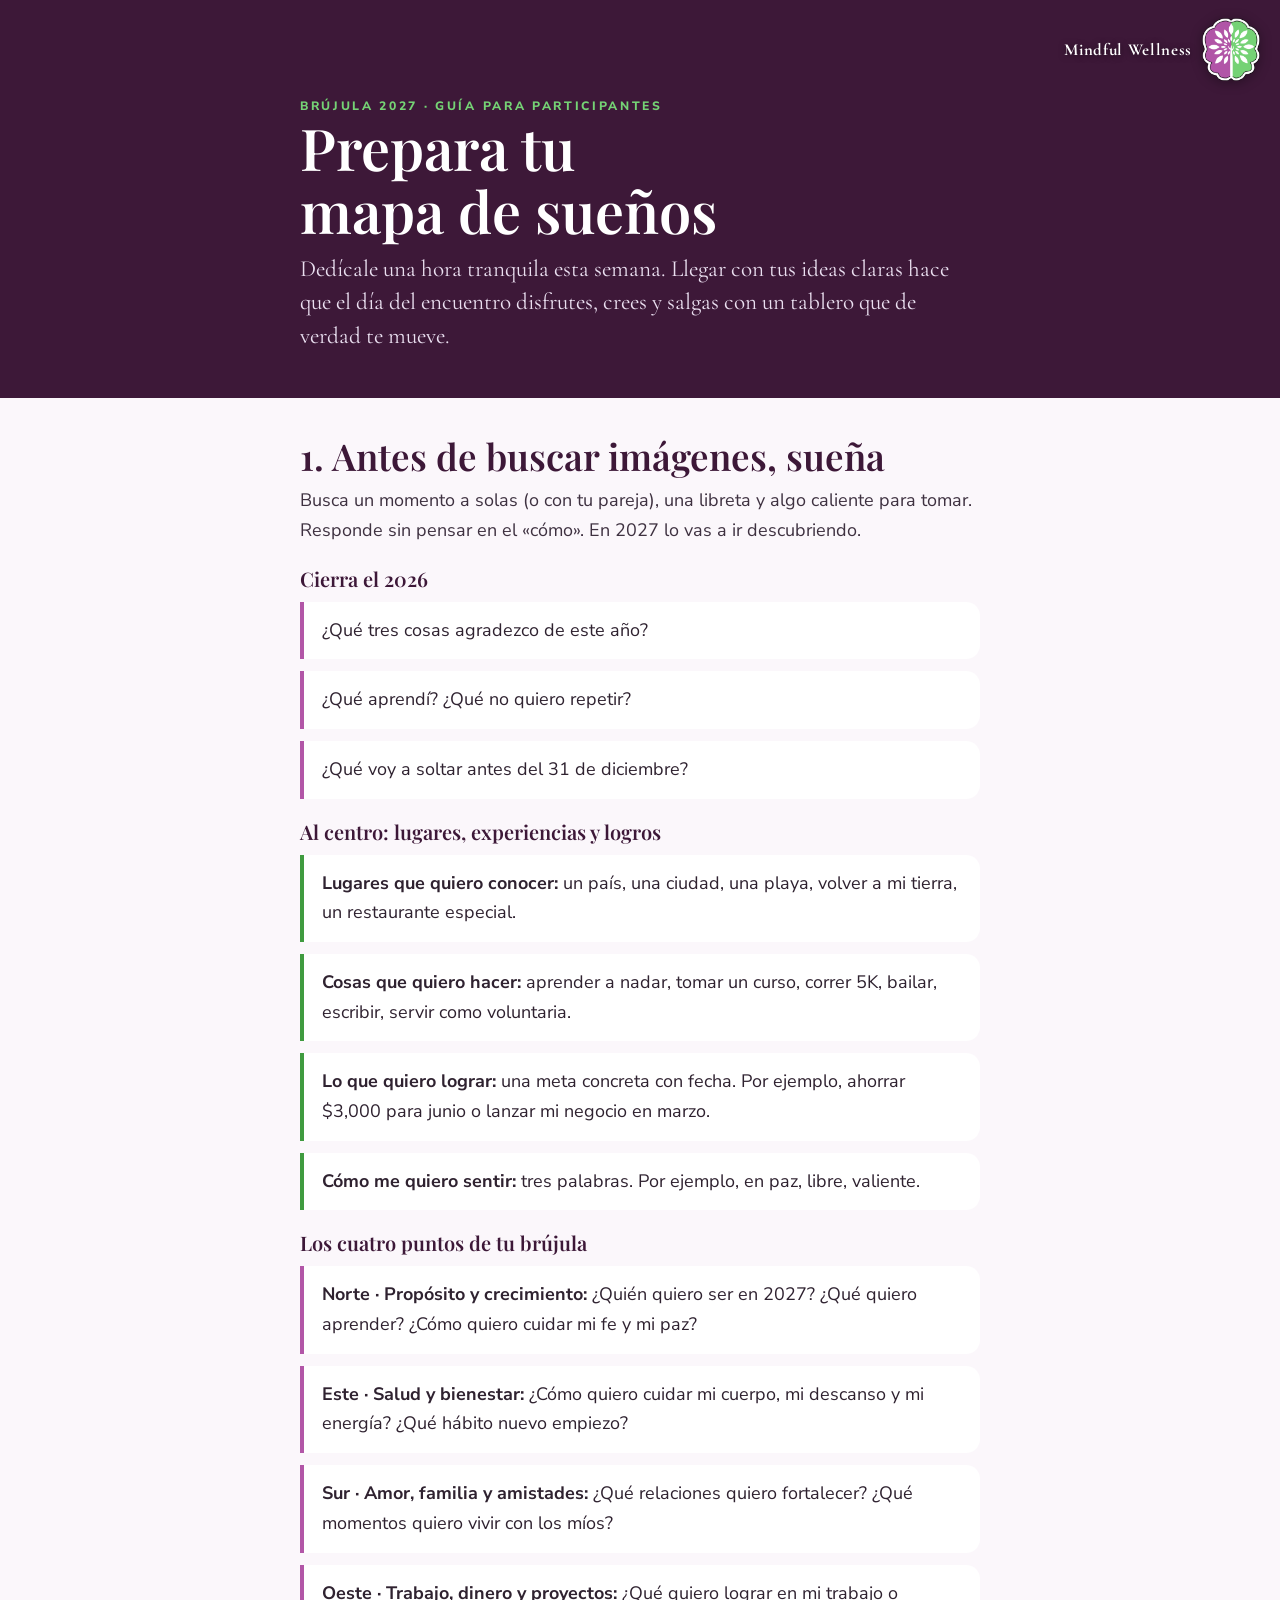
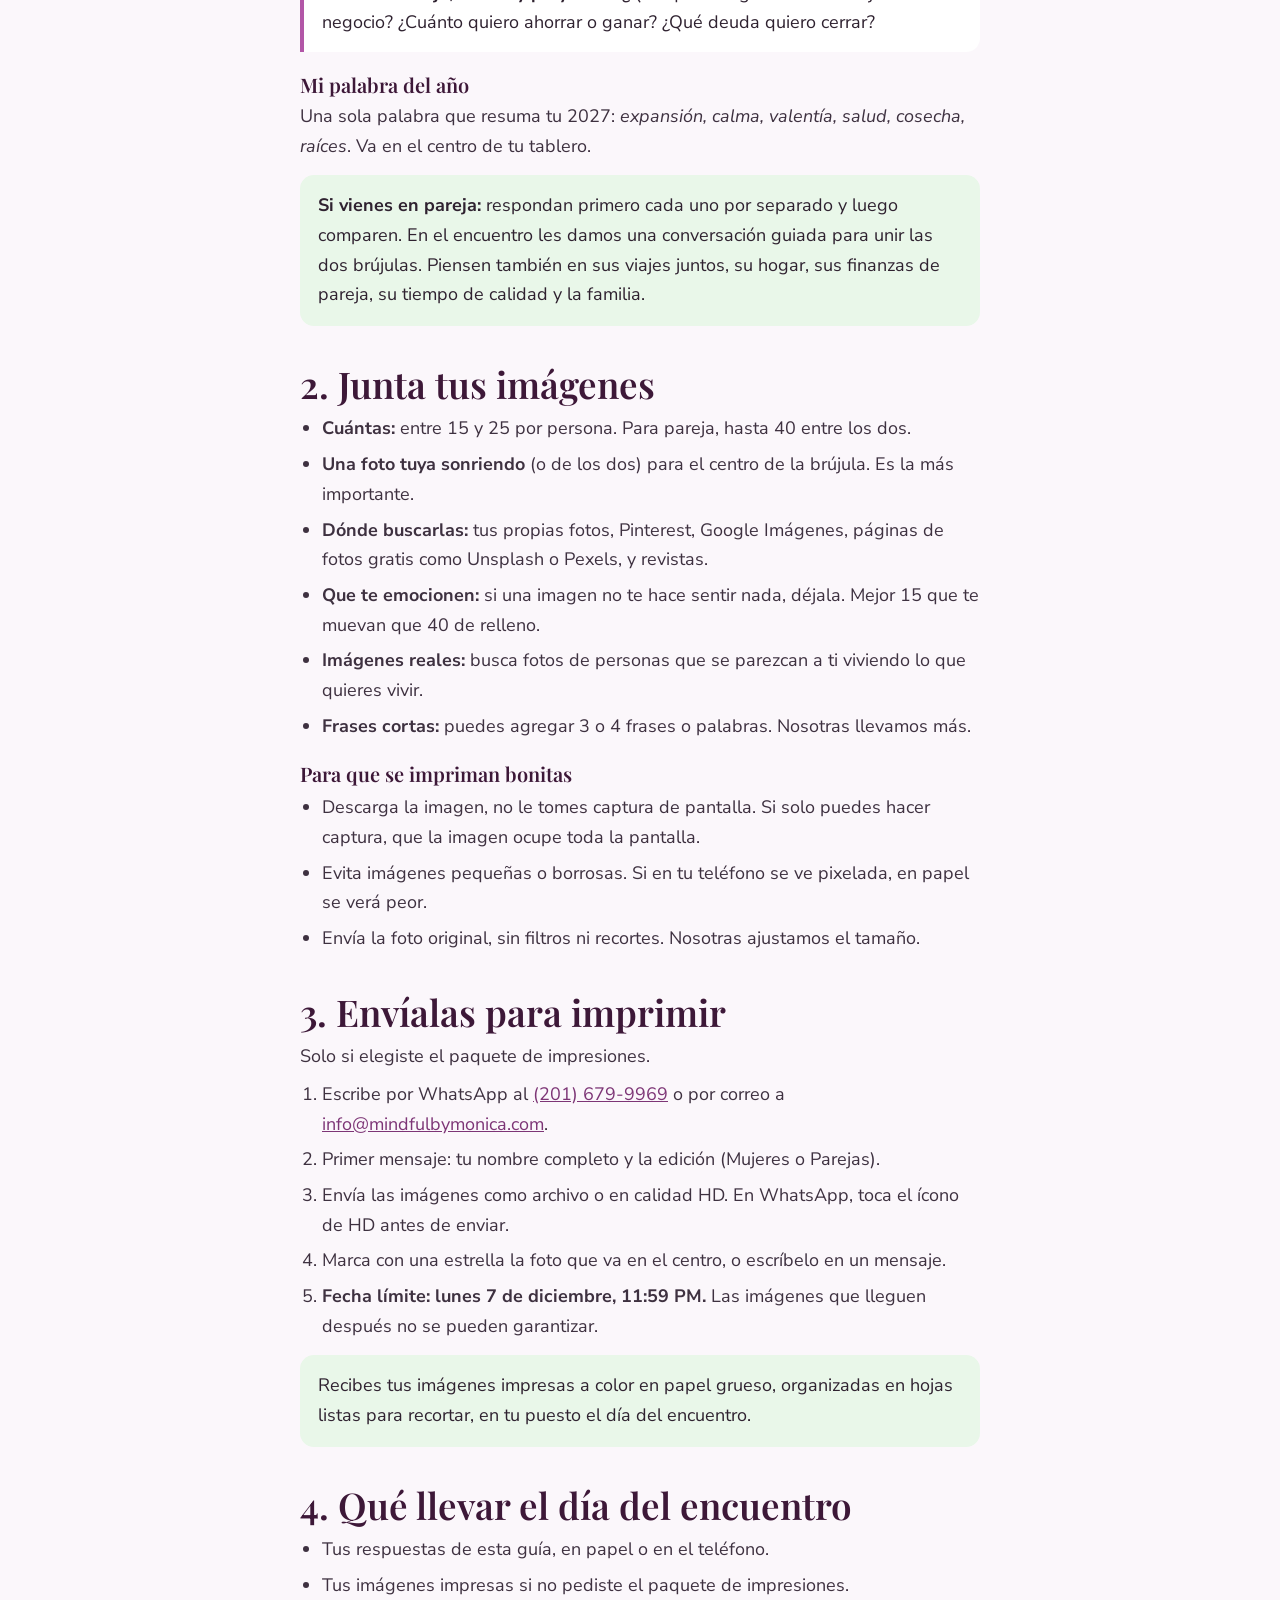
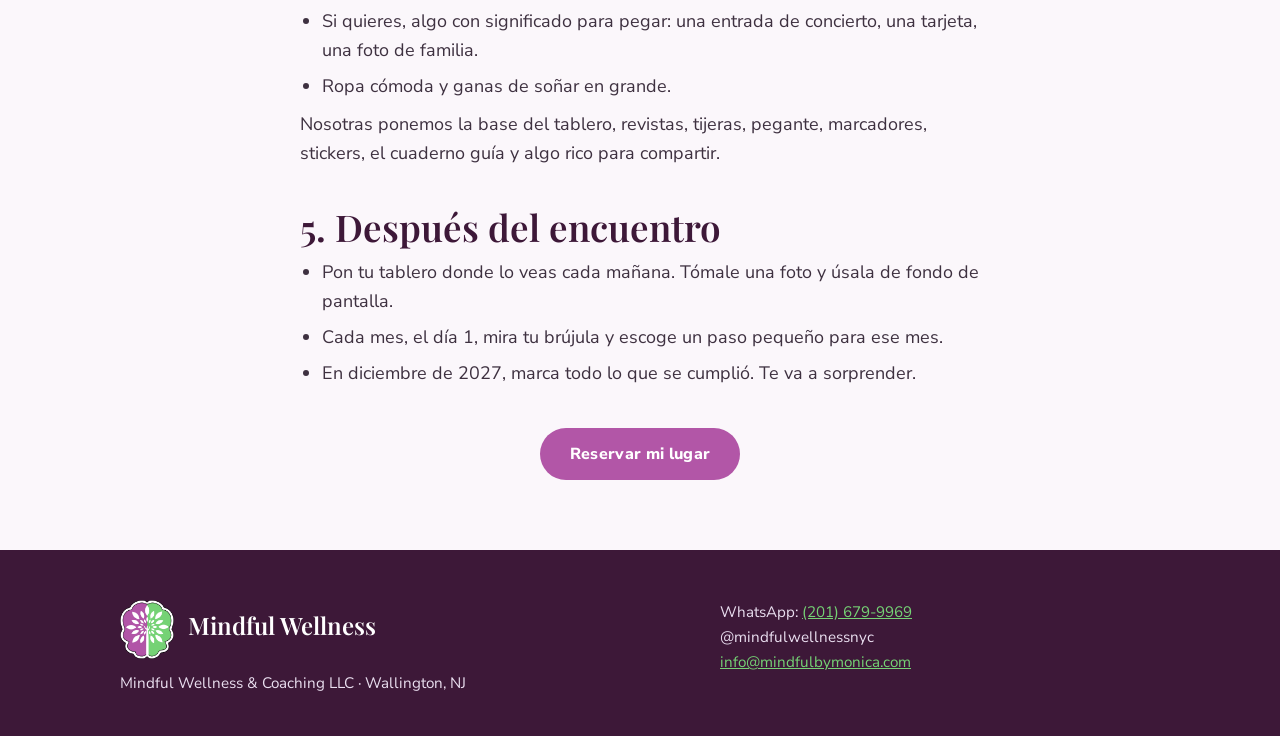
<file: brujula/guia.html>
<!DOCTYPE html>
<html lang="es">
<head>
<meta charset="UTF-8">
<meta name="viewport" content="width=device-width, initial-scale=1.0">
<meta name="theme-color" content="#3d1838">
<title>Guía Brújula 2027 · Prepara tu mapa de sueños</title>
<meta name="description" content="Cómo preparar tu vision board para Brújula 2027: preguntas para soñar, cómo escoger tus imágenes y cómo enviarlas para imprimir.">
<meta property="og:title" content="Guía Brújula 2027 · Prepara tu mapa de sueños">
<meta property="og:image" content="https://www.mindfulbymonica.com/jardin-mentespoderosas/brujula/compartir.jpg">
<link rel="icon" href="logo-icono.png">
<link rel="preconnect" href="https://fonts.googleapis.com">
<link href="https://fonts.googleapis.com/css2?family=Cormorant+Garamond:ital,wght@0,500;0,600;0,700;1,500&family=Nunito+Sans:wght@400;600;800&family=Playfair+Display:wght@500;600;700&display=swap" rel="stylesheet">
<link rel="stylesheet" href="estilo.css?v=1">
</head>
<body>
<a class="brand" href="./" aria-label="Brújula 2027"><span>Mindful Wellness</span><img src="logo-icono.png" alt="Mindful Wellness"></a>

<header class="page-head">
  <div class="narrow">
    <div class="eyebrow">Brújula 2027 · Guía para participantes</div>
    <h1>Prepara tu mapa de sueños</h1>
    <p class="lead" style="color:#eadff0;margin-top:10px">Dedícale una hora tranquila esta semana. Llegar con tus ideas claras hace que el día del encuentro disfrutes, crees y salgas con un tablero que de verdad te mueve.</p>
  </div>
</header>

<main class="narrow guide" style="padding-bottom:70px">

  <h2>1. Antes de buscar imágenes, sueña</h2>
  <p>Busca un momento a solas (o con tu pareja), una libreta y algo caliente para tomar. Responde sin pensar en el «cómo». En 2027 lo vas a ir descubriendo.</p>

  <h3>Cierra el 2026</h3>
  <div class="q">¿Qué tres cosas agradezco de este año?</div>
  <div class="q">¿Qué aprendí? ¿Qué no quiero repetir?</div>
  <div class="q">¿Qué voy a soltar antes del 31 de diciembre?</div>

  <h3>Al centro: lugares, experiencias y logros</h3>
  <div class="q m"><b>Lugares que quiero conocer:</b> un país, una ciudad, una playa, volver a mi tierra, un restaurante especial.</div>
  <div class="q m"><b>Cosas que quiero hacer:</b> aprender a nadar, tomar un curso, correr 5K, bailar, escribir, servir como voluntaria.</div>
  <div class="q m"><b>Lo que quiero lograr:</b> una meta concreta con fecha. Por ejemplo, ahorrar $3,000 para junio o lanzar mi negocio en marzo.</div>
  <div class="q m"><b>Cómo me quiero sentir:</b> tres palabras. Por ejemplo, en paz, libre, valiente.</div>

  <h3>Los cuatro puntos de tu brújula</h3>
  <div class="q"><b>Norte · Propósito y crecimiento:</b> ¿Quién quiero ser en 2027? ¿Qué quiero aprender? ¿Cómo quiero cuidar mi fe y mi paz?</div>
  <div class="q"><b>Este · Salud y bienestar:</b> ¿Cómo quiero cuidar mi cuerpo, mi descanso y mi energía? ¿Qué hábito nuevo empiezo?</div>
  <div class="q"><b>Sur · Amor, familia y amistades:</b> ¿Qué relaciones quiero fortalecer? ¿Qué momentos quiero vivir con los míos?</div>
  <div class="q"><b>Oeste · Trabajo, dinero y proyectos:</b> ¿Qué quiero lograr en mi trabajo o negocio? ¿Cuánto quiero ahorrar o ganar? ¿Qué deuda quiero cerrar?</div>

  <h3>Mi palabra del año</h3>
  <p>Una sola palabra que resuma tu 2027: <i>expansión, calma, valentía, salud, cosecha, raíces</i>. Va en el centro de tu tablero.</p>

  <div class="note"><b>Si vienes en pareja:</b> respondan primero cada uno por separado y luego comparen. En el encuentro les damos una conversación guiada para unir las dos brújulas. Piensen también en sus viajes juntos, su hogar, sus finanzas de pareja, su tiempo de calidad y la familia.</div>

  <h2>2. Junta tus imágenes</h2>
  <ul>
    <li><b>Cuántas:</b> entre 15 y 25 por persona. Para pareja, hasta 40 entre los dos.</li>
    <li><b>Una foto tuya sonriendo</b> (o de los dos) para el centro de la brújula. Es la más importante.</li>
    <li><b>Dónde buscarlas:</b> tus propias fotos, Pinterest, Google Imágenes, páginas de fotos gratis como Unsplash o Pexels, y revistas.</li>
    <li><b>Que te emocionen:</b> si una imagen no te hace sentir nada, déjala. Mejor 15 que te muevan que 40 de relleno.</li>
    <li><b>Imágenes reales:</b> busca fotos de personas que se parezcan a ti viviendo lo que quieres vivir.</li>
    <li><b>Frases cortas:</b> puedes agregar 3 o 4 frases o palabras. Nosotras llevamos más.</li>
  </ul>

  <h3>Para que se impriman bonitas</h3>
  <ul>
    <li>Descarga la imagen, no le tomes captura de pantalla. Si solo puedes hacer captura, que la imagen ocupe toda la pantalla.</li>
    <li>Evita imágenes pequeñas o borrosas. Si en tu teléfono se ve pixelada, en papel se verá peor.</li>
    <li>Envía la foto original, sin filtros ni recortes. Nosotras ajustamos el tamaño.</li>
  </ul>

  <h2>3. Envíalas para imprimir</h2>
  <p>Solo si elegiste el paquete de impresiones.</p>
  <ol>
    <li>Escribe por WhatsApp al <a href="https://wa.me/12016799969">(201) 679-9969</a> o por correo a <a href="mailto:info@mindfulbymonica.com">info@mindfulbymonica.com</a>.</li>
    <li>Primer mensaje: tu nombre completo y la edición (Mujeres o Parejas).</li>
    <li>Envía las imágenes como archivo o en calidad HD. En WhatsApp, toca el ícono de HD antes de enviar.</li>
    <li>Marca con una estrella la foto que va en el centro, o escríbelo en un mensaje.</li>
    <li><b>Fecha límite: lunes 7 de diciembre, 11:59 PM.</b> Las imágenes que lleguen después no se pueden garantizar.</li>
  </ol>
  <div class="note">Recibes tus imágenes impresas a color en papel grueso, organizadas en hojas listas para recortar, en tu puesto el día del encuentro.</div>

  <h2>4. Qué llevar el día del encuentro</h2>
  <ul>
    <li>Tus respuestas de esta guía, en papel o en el teléfono.</li>
    <li>Tus imágenes impresas si no pediste el paquete de impresiones.</li>
    <li>Si quieres, algo con significado para pegar: una entrada de concierto, una tarjeta, una foto de familia.</li>
    <li>Ropa cómoda y ganas de soñar en grande.</li>
  </ul>
  <p>Nosotras ponemos la base del tablero, revistas, tijeras, pegante, marcadores, stickers, el cuaderno guía y algo rico para compartir.</p>

  <h2>5. Después del encuentro</h2>
  <ul>
    <li>Pon tu tablero donde lo veas cada mañana. Tómale una foto y úsala de fondo de pantalla.</li>
    <li>Cada mes, el día 1, mira tu brújula y escoge un paso pequeño para ese mes.</li>
    <li>En diciembre de 2027, marca todo lo que se cumplió. Te va a sorprender.</li>
  </ul>

  <p class="center" style="margin-top:40px"><a class="btn" href="./#reservar">Reservar mi lugar</a></p>
</main>

<footer>
  <div class="wrap foot">
    <div><div class="mark"><img src="logo-icono.png" alt=""><h3>Mindful Wellness</h3></div><p>Mindful Wellness &amp; Coaching LLC · Wallington, NJ</p></div>
    <div><p>WhatsApp: <a href="https://wa.me/12016799969">(201) 679-9969</a></p><p>@mindfulwellnessnyc</p><p><a href="mailto:info@mindfulbymonica.com">info@mindfulbymonica.com</a></p></div>
  </div>
</footer>
</body>
</html>
</file>
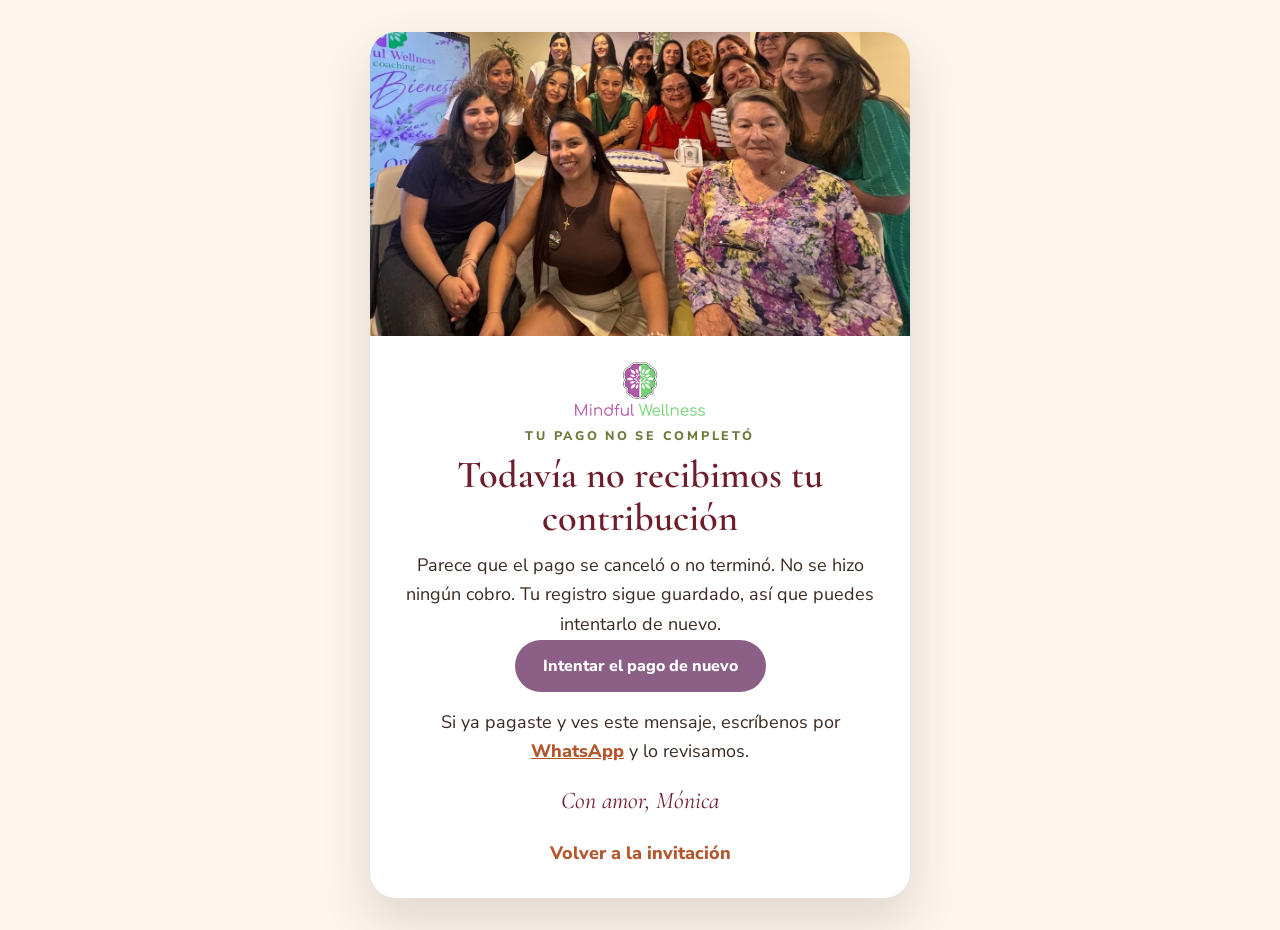
<file: florecer/gracias.html>
<!DOCTYPE html>
<html lang="es">
<head>
<meta charset="UTF-8">
<meta name="viewport" content="width=device-width, initial-scale=1.0">
<title>Gracias · Florecer en Gratitud</title>
<link rel="preconnect" href="https://fonts.googleapis.com">
<link href="https://fonts.googleapis.com/css2?family=Cormorant+Garamond:ital,wght@0,600;1,500&family=Nunito+Sans:wght@400;700;800&display=swap" rel="stylesheet">
<style>
  * { box-sizing: border-box; margin: 0; padding: 0; }
  body { font-family: 'Nunito Sans', sans-serif; color: #3a2a22; font-size: 18px; line-height: 1.65; min-height: 100vh; background: #fbf5ec; display: grid; place-items: center; padding: 32px 16px; }
  .card { max-width: 540px; width: 100%; background: #fff; border-radius: 26px; overflow: hidden; text-align: center; box-shadow: 0 24px 50px rgba(58, 42, 34, 0.14); }
  .photo { width: 100%; aspect-ratio: 16 / 9; object-fit: cover; display: block; }
  .body { padding: 26px 22px 30px; }
  .logo { width: 130px; margin: 0 auto 10px; display: block; }
  .eyebrow { font-size: 0.78rem; font-weight: 800; letter-spacing: 0.22em; text-transform: uppercase; color: #6b7a3a; }
  h1 { font-family: 'Cormorant Garamond', serif; font-weight: 600; color: #6e1e2b; font-size: 2.4rem; line-height: 1.1; margin-top: 8px; }
  p { margin-top: 12px; }
  .info { margin-top: 18px; background: #f4e9d8; border-radius: 16px; padding: 14px; font-weight: 700; color: #6e1e2b; }
  .agenda { margin-top: 16px; font-size: 0.98rem; color: #75625a; }
  .firma { font-family: 'Cormorant Garamond', serif; font-style: italic; font-size: 1.5rem; color: #6e1e2b; margin-top: 14px; }
  .btn { display: inline-flex; align-items: center; justify-content: center; min-height: 52px; padding: 14px 28px; border-radius: 999px; border: 0; cursor: pointer; background: #8c5f86; color: #fff; font: 800 1rem 'Nunito Sans', sans-serif; text-decoration: none; margin-top: 0; }
  .btn.block { display: flex; width: 100%; }
  .btn.ghost { background: transparent; color: #8c5f86; box-shadow: inset 0 0 0 1.5px #8c5f86; }
  .btn.on { background: #8c5f86; color: #fff; }
  .fine { font-size: 0.875rem; color: #75625a; margin-top: 10px; }
  .opt { color: #75625a; font-weight: 600; }
  input, select, textarea { width: 100%; font: inherit; font-size: 16px; color: #3a2a22; border: 1.5px solid #e6d5bd; border-radius: 12px; padding: 13px 14px; background: #fff; }
  textarea { min-height: 74px; }
  ::placeholder { color: #75625a; opacity: 1; }
  .choice { display: flex !important; gap: 10px; align-items: center; }
  .choice input { width: 20px; height: 20px; padding: 0; margin: 0; flex: none; }
  .opt-step { margin-top: 26px; padding-top: 22px; border-top: 1px solid #e6d5bd; }
  .opt-step h3 { font-family: 'Cormorant Garamond', serif; color: #6e1e2b; font-size: 1.7rem; }
  .opt-sub { color: #75625a; }
  .yesno { display: flex; gap: 12px; justify-content: center; margin-top: 14px; }
  .yesno .btn { min-width: 110px; }
  .opt-cards { display: grid; gap: 16px; margin-top: 20px; text-align: left; }
  .opt-card { border: 1px solid #e6d5bd; border-radius: 20px; padding: 22px; background: #fff; box-shadow: 0 12px 30px rgba(58,42,34,0.10); }
  .opt-card.sponsor { background: #8a3a7f; color: #fff; border-color: #8a3a7f; }
  .opt-card h4 { font-family: 'Cormorant Garamond', serif; font-size: 1.7rem; color: #6e1e2b; }
  .opt-card.sponsor h4 { color: #fff; }
  .opt-card p { font-size: 1rem; }
  .opt-tag { font-size: 0.875rem; font-weight: 800; letter-spacing: 0.14em; text-transform: uppercase; color: #6b7a3a; }
  .opt-card.sponsor .opt-tag { color: #f3d9ef; }
  .opt-card label { display: block; font-weight: 800; color: #6e1e2b; margin: 14px 0 6px; font-size: 0.95rem; }
  .opt-card label input, .opt-card label textarea, .opt-card label select { margin-top: 6px; font-weight: 400; }
  .opt-card .btn { margin-top: 18px; }
  .opt-card.sponsor .btn { background: #fff; color: #8a3a7f; }
  .card a.back { display: inline-block; margin-top: 18px; color: #b5552b; font-weight: 800; text-decoration: none; }
</style>
</head>
<body>
  <div class="card">
    <img class="photo" src="jardin.jpg" alt="Las mujeres del Jardín reunidas y sonriendo">
    <div class="body">
      <img class="logo" src="logo-mindful-wellness.png" alt="Mindful Wellness">
      <div id="ok">
      <div class="eyebrow">Tu lugar está reservado</div>
      <h1>Gracias por sumarte a nuestra mesa</h1>
      <p>Recibimos tu contribución para <b>Florecer en Gratitud</b>. Qué alegría compartir esta tarde contigo y con tu invitada.</p>
      <div class="info">Sábado 21 de noviembre · 1:30 – 5:00 pm<br>Wallington, New Jersey<br>Código de vestimenta: Nos vestimos de blanco</div>
      <p class="agenda">Bienvenida · Historia del agradecimiento · Brindis de celebración · Florecer juntas · Despedida</p>
      <p>Te escribiremos por WhatsApp con los detalles antes del evento.</p>
      <div id="paso-c" style="text-align:center"></div>
      </div>
      <div id="nopago" hidden>
        <div class="eyebrow">Tu pago no se completó</div>
        <h1>Todavía no recibimos tu contribución</h1>
        <p>Parece que el pago se canceló o no terminó. No se hizo ningún cobro. Tu registro sigue guardado, así que puedes intentarlo de nuevo.</p>
        <a class="btn" id="reintentar" href="./#registro">Intentar el pago de nuevo</a>
        <p style="margin-top:16px">Si ya pagaste y ves este mensaje, escríbenos por <a href="https://wa.me/12016799969" style="color:#b5552b;font-weight:800">WhatsApp</a> y lo revisamos.</p>
      </div>
      <div class="firma">Con amor, Mónica</div>
      <a class="back" href="./">Volver a la invitación</a>
    </div>
  </div>
<script src="registro.js"></script>
<script>
(function () {
  const sid = new URLSearchParams(location.search).get("session_id") || "";
  const paid = /^cs_(live|test)_/.test(sid);
  if (!paid) {
    document.getElementById("ok").hidden = true;
    document.getElementById("nopago").hidden = false;
    const r = FG.recall();
    if (r && r.ref) document.getElementById("reintentar").href = FG.stripeUrl(r);
    return;
  }
  const r = FG.recall() || {};
  // Stripe solo envía aquí cuando el pago fue exitoso: dejamos constancia una sola vez.
  let done = false; try { done = localStorage.getItem("fg-pagado") === sid; } catch (_) {}
  if (!done) {
    FG.save({ tipo: "Pago confirmado", ref: r.ref || "(sin referencia)", nombre: r.nombre, email: r.email, telefono: r.telefono,
      invitada: r.invitada, estado: "Pagado", metodo: "Stripe · " + sid.slice(0, 24) });
    try { localStorage.setItem("fg-pagado", sid); sessionStorage.removeItem("fg-a-stripe"); } catch (_) {}
  }
  FG.renderOptional(document.getElementById("paso-c"));
})();
</script>
</body>
</html>
</file>
<file: brujula/brujula-2027-web/brujula/brujula.css>
/* Brújula 2027 · estilos compartidos (index, mujeres, parejas, gracias)
   Marca: lavanda #b256a7 · menta #75d375 · Playfair Display + Cormorant Garamond. Logo arriba a la derecha. */
:root{--lav:#b256a7;--lav-d:#7d3576;--plum:#3d1838;--mint:#75d375;--mint-d:#3f9b3f;--cream:#fbf7fb;--blush:#f4e8f2;--sage:#e9f7e9;--ink:#2f2230;--muted:#6f5f6d;--line:#e7d6e4;--acc:var(--lav);--acc-d:var(--lav-d);--acc-soft:var(--blush)}
body.parejas{--acc:var(--mint-d);--acc-d:#2f7a2f;--acc-soft:var(--sage)}
*{box-sizing:border-box;margin:0;padding:0;min-width:0}
html{scroll-behavior:smooth;scroll-padding-top:70px}
body{font-family:'Nunito Sans',system-ui,sans-serif;background:var(--cream);color:var(--ink);font-size:18px;line-height:1.6;overflow-x:clip}
[hidden]{display:none!important}
img{max-width:100%;display:block}
h1,h2,h3{font-family:'Playfair Display',Georgia,serif;font-weight:600;line-height:1.12;color:var(--plum);text-wrap:balance}
p{text-wrap:pretty}
a{color:var(--acc-d)}
.wrap{max-width:1100px;margin:0 auto;padding:0 20px}
.narrow{max-width:760px;margin:0 auto;padding:0 20px}
.center{text-align:center}
.kicker{font-size:.8rem;font-weight:800;letter-spacing:.14em;text-transform:uppercase;color:var(--acc)}
.lead{font-family:'Cormorant Garamond',Georgia,serif;font-size:1.4rem;line-height:1.45;color:var(--muted)}
.muted{color:var(--muted)}.fine{font-size:.88rem;color:var(--muted)}
section{padding:70px 0}
section h2{font-size:clamp(1.9rem,4.6vw,2.7rem);margin:8px 0 14px}

/* barra superior: secciones a la izquierda, logo arriba a la derecha */
.topbar{position:sticky;top:0;z-index:30;background:rgba(61,24,56,.96);backdrop-filter:blur(6px)}
.topbar .wrap{display:flex;align-items:center;gap:12px;height:62px}
.topbar nav{flex:1;display:flex;gap:2px;overflow-x:auto;scrollbar-width:none;mask-image:linear-gradient(90deg,#000 85%,transparent)}
.topbar nav::-webkit-scrollbar{display:none}
.topbar nav a{color:#eadff0;text-decoration:none;font-size:.9rem;font-weight:600;white-space:nowrap;padding:8px 10px;border-radius:999px}
.topbar nav a:hover,.topbar nav a.on{background:rgba(255,255,255,.12);color:#fff}
.topbar .cta{background:var(--mint);color:var(--plum);text-decoration:none;font-weight:800;font-size:.88rem;padding:9px 16px;border-radius:999px;white-space:nowrap}
.topbar .logo{display:flex;align-items:center;gap:8px;text-decoration:none}
.topbar .logo img{width:44px}
.topbar .logo span{font-family:'Cormorant Garamond',serif;font-weight:700;color:#fff;font-size:1.05rem}

.btn{display:inline-block;background:var(--acc);color:#fff;border:0;border-radius:999px;padding:15px 28px;font:800 1rem 'Nunito Sans',sans-serif;text-decoration:none;cursor:pointer;text-align:center;transition:transform .15s,background .15s;min-height:48px}
.btn:hover{background:var(--acc-d);transform:translateY(-1px)}
.btn.mint{background:var(--mint);color:var(--plum)}.btn.mint:hover{background:#62c262}
.btn.ghost{background:transparent;border:2px solid currentColor;color:var(--acc-d)}
.btn.light{background:#fff;color:var(--plum)}
.btn.block{display:block;width:100%}
.btn:disabled{opacity:.55;cursor:not-allowed;transform:none}

/* portada con foto de fondo; el degradado solo cubre la parte baja para que se vean las personas */
.hero{position:relative;min-height:90vh;display:flex;align-items:flex-end;color:#fff;background:var(--plum) var(--img) var(--pos,center 30%)/cover no-repeat}
.hero::after{content:"";position:absolute;inset:0;background:linear-gradient(180deg,rgba(61,24,56,0) 0%,rgba(61,24,56,0) 42%,rgba(61,24,56,.82) 70%,rgba(61,24,56,.97) 100%)}
.hero .wrap{position:relative;z-index:2;padding-top:110px;padding-bottom:46px;width:100%}
.hero .kicker{color:var(--mint)}
.hero h1{color:#fff;font-size:clamp(2.8rem,9vw,5.6rem);margin:6px 0}
.hero h1 small{display:block;font-family:'Cormorant Garamond',serif;font-style:italic;font-weight:500;font-size:.42em;color:#f3e6f1;margin-top:6px}
.hero .tag{font-family:'Cormorant Garamond',serif;font-style:italic;font-size:clamp(1.35rem,3.2vw,1.9rem);line-height:1.3;max-width:660px}
.chips{display:flex;flex-wrap:wrap;gap:10px;margin:20px 0 24px}
.chip{background:rgba(255,255,255,.14);border:1px solid rgba(255,255,255,.35);backdrop-filter:blur(4px);border-radius:14px;padding:10px 16px;line-height:1.3}
.chip b{display:block;font-size:1rem}.chip small{opacity:.92;font-size:.9rem}
.actions{display:flex;flex-wrap:wrap;gap:10px}
.hero .btn.ghost{color:#fff}

/* selector de ediciones (index) */
.pick{display:grid;grid-template-columns:1fr 1fr;gap:20px;margin-top:28px}
.ed-card{position:relative;display:flex;align-items:flex-end;min-height:440px;border-radius:24px;overflow:hidden;color:#fff;text-decoration:none;background:var(--plum) var(--img) center 30%/cover;box-shadow:0 18px 40px rgba(61,24,56,.18);transition:transform .2s}
.ed-card:hover{transform:translateY(-4px)}
.ed-card::after{content:"";position:absolute;inset:0;background:linear-gradient(180deg,rgba(61,24,56,0) 35%,rgba(61,24,56,.94) 100%)}
.ed-card div{position:relative;z-index:2;padding:26px}
.ed-card h3{color:#fff;font-size:2rem}
.ed-card p{margin:6px 0 14px;color:#f3e6f1}
.ed-card .kicker{color:var(--mint)}

/* brújula interactiva */
.compass{display:grid;grid-template-columns:repeat(4,1fr);gap:14px;margin-top:28px}
.pt{position:relative;height:230px;perspective:900px;cursor:pointer;border:0;background:none;font:inherit;text-align:left}
.pt .in{position:absolute;inset:0;transition:transform .5s;transform-style:preserve-3d}
.pt.flip .in{transform:rotateY(180deg)}
.pt .f,.pt .b{position:absolute;inset:0;border-radius:18px;padding:20px;backface-visibility:hidden;display:flex;flex-direction:column}
.pt .f{background:#fff;border:1px solid var(--line)}
.pt .b{background:var(--plum);color:#fff;transform:rotateY(180deg);justify-content:center}
.pt .l{font-family:'Playfair Display',serif;font-size:2.8rem;line-height:1;color:var(--acc)}
.pt h3{font-size:1.15rem;margin:8px 0 4px}
.pt .f p{color:var(--muted);font-size:.95rem}
.pt .b p{font-family:'Cormorant Garamond',serif;font-size:1.3rem;line-height:1.35;font-style:italic}
.pt .hint{margin-top:auto;font-size:.78rem;font-weight:800;color:var(--acc)}
.centro{margin-top:14px;background:var(--plum);color:#fff;border-radius:18px;padding:20px 22px}
.centro h3{color:#fff;font-size:1.2rem}.centro p{color:#eadff0;font-size:.98rem}

/* agenda */
.timeline{list-style:none;margin-top:26px;position:relative}
.timeline::before{content:"";position:absolute;left:92px;top:8px;bottom:8px;width:2px;background:var(--line)}
.timeline li{display:grid;grid-template-columns:80px 1fr;gap:28px;padding:12px 0;position:relative}
.timeline li::after{content:"";position:absolute;left:86px;top:20px;width:14px;height:14px;border-radius:50%;background:var(--acc);box-shadow:0 0 0 4px var(--acc-soft)}
.timeline b{font-weight:800;color:var(--acc-d);white-space:nowrap;text-align:right}
.timeline span{font-size:1.02rem}

/* incluye */
.two{display:grid;grid-template-columns:1fr 1fr;gap:22px;margin-top:26px}
.card{background:#fff;border:1px solid var(--line);border-radius:22px;padding:26px 24px}
.card h3{font-size:1.35rem;margin-bottom:8px}
.card.take{background:var(--acc-soft);border:0}
.dots{list-style:none}
.dots li{padding:9px 0 9px 24px;border-bottom:1px solid var(--line);position:relative;font-size:1rem}
.dots li:last-child{border-bottom:0}
.dots li::before{content:"";position:absolute;left:0;top:18px;width:10px;height:10px;border-radius:50%;background:var(--acc)}
.take .dots li{border-color:rgba(61,24,56,.1)}
.note-mail{margin-top:16px;background:#fff;border-left:4px solid var(--acc);border-radius:0 14px 14px 0;padding:12px 16px;font-size:.97rem}

/* salón creativo: collage tipo tablero de sueños con fotos reales */
.board{position:relative;background:#f7efe6;border-radius:26px;padding:38px 28px 44px;margin-top:28px;background-image:radial-gradient(rgba(61,24,56,.06) 1px,transparent 1px);background-size:18px 18px;overflow:hidden}
.board .grid{display:grid;grid-template-columns:1.25fr 1fr;gap:26px;align-items:center}
.polar{background:#fff;padding:12px 12px 46px;box-shadow:0 16px 34px rgba(61,24,56,.18);position:relative;border-radius:4px}
.polar img{width:100%;aspect-ratio:3/2;object-fit:cover}
.polar figcaption{position:absolute;left:0;right:0;bottom:12px;text-align:center;font-family:'Cormorant Garamond',serif;font-style:italic;font-size:1.25rem;color:var(--plum)}
.polar.a{transform:rotate(-2.2deg)}
.polar.b{transform:rotate(2.5deg);margin-top:22px;margin-left:12%;width:80%}
.polar.b img{aspect-ratio:4/3;object-position:center 60%}
.tape{position:absolute;top:-12px;left:50%;width:110px;height:26px;transform:translateX(-50%) rotate(-3deg);background:rgba(178,86,167,.45)}
.polar.b .tape{background:rgba(117,211,117,.55);transform:translateX(-50%) rotate(4deg)}
.word{display:inline-block;font-family:'Playfair Display',serif;font-size:1.05rem;padding:6px 14px;margin:5px 4px;background:#fff;box-shadow:0 4px 10px rgba(61,24,56,.12);color:var(--plum)}
.word:nth-child(odd){transform:rotate(-3deg);background:var(--blush)}
.word:nth-child(3n){transform:rotate(2deg);background:var(--sage)}
.stations{list-style:none;margin-top:16px}
.stations li{padding:8px 0 8px 30px;position:relative;font-size:1rem}
.stations li::before{content:attr(data-n);position:absolute;left:0;top:8px;width:22px;height:22px;border-radius:50%;background:var(--acc);color:#fff;font:800 .75rem/22px 'Nunito Sans';text-align:center}

/* galería deslizable */
.gallery{display:flex;gap:14px;overflow-x:auto;scroll-snap-type:x mandatory;padding:6px 20px 16px;scrollbar-width:thin}
.gallery figure{flex:0 0 min(78vw,340px);scroll-snap-align:center;border-radius:18px;overflow:hidden;background:#fff;box-shadow:0 10px 24px rgba(61,24,56,.12)}
.gallery img{width:100%;height:400px;object-fit:cover}
.gallery figcaption{padding:10px 14px;font-size:.9rem;color:var(--muted)}
.gnav{display:flex;justify-content:center;gap:10px;margin-top:6px}
.gnav button{width:46px;height:46px;border-radius:50%;border:1.5px solid var(--line);background:#fff;font-size:1.2rem;cursor:pointer;color:var(--plum)}

/* inscripción + pago en un solo paso */
#inscripcion{background:var(--plum);color:#fff}
#inscripcion h2{color:#fff}#inscripcion .kicker{color:var(--mint)}
.pay{background:#fff;color:var(--ink);border-radius:24px;padding:28px 24px;margin-top:22px;box-shadow:0 20px 50px rgba(0,0,0,.25)}
.lb{display:block;font-weight:800;font-size:.98rem;margin-bottom:8px}
.opts{display:grid;gap:10px;margin-bottom:20px}
.opt{display:flex;gap:12px;align-items:center;border:2px solid var(--line);border-radius:16px;padding:14px 16px;cursor:pointer}
.opt input{accent-color:var(--acc);width:20px;height:20px;flex:none}
.opt .t{flex:1;font-weight:700;line-height:1.3}.opt .t small{display:block;font-weight:400;color:var(--muted);font-size:.88rem}
.opt .p{font-family:'Playfair Display',serif;font-size:1.5rem;color:var(--plum);white-space:nowrap}
.opt:has(input:checked){border-color:var(--acc);background:var(--acc-soft)}
.methods{display:grid;grid-template-columns:1fr 1fr;gap:12px}
.method{display:flex;flex-direction:column;justify-content:center;align-items:center;gap:2px;border-radius:16px;padding:16px 12px;font:800 1.05rem 'Nunito Sans';cursor:pointer;text-decoration:none;text-align:center;min-height:76px;border:0}
.method small{font-weight:600;font-size:.8rem;opacity:.9}
.method.card-m{background:var(--acc);color:#fff}
.method.zelle-m{background:#6d1ed4;color:#fff}
.method[aria-disabled=true]{background:#d9cfd8;color:#5c4f5a;cursor:not-allowed}
.method[aria-expanded=true]{outline:3px solid var(--mint);outline-offset:2px}
.how{font-size:.9rem;color:var(--muted);margin-top:10px}
.zbox{margin-top:18px;border-top:1px dashed var(--line);padding-top:18px}
.f{margin-bottom:14px}
.f label{display:block;font-weight:800;font-size:.95rem;margin-bottom:6px}
.f input[type=text],.f input[type=email],.f input[type=tel]{width:100%;border:1.5px solid var(--line);border-radius:12px;padding:13px 14px;font:inherit;font-size:16px;color:var(--ink)}
.f input:focus{outline:none;border-color:var(--acc)}
.err{color:#b3261e;font-size:.88rem;margin-top:4px;display:none}.f.bad .err{display:block}.f.bad input{border-color:#b3261e}
.chk{display:flex;gap:10px;align-items:flex-start;font-size:.95rem;margin:6px 0 16px}.chk input{margin-top:5px;width:18px;height:18px;accent-color:var(--acc);flex:none}
.zsteps{margin:10px 0 0 20px}.zsteps li{margin:9px 0}
.zrow{display:flex;gap:16px;align-items:flex-start}.zrow img{width:120px;border-radius:8px;flex:none}
code.ref{font:800 1rem ui-monospace,Menlo,monospace;background:var(--acc-soft);border:1.5px dashed var(--acc);border-radius:8px;padding:3px 8px;color:var(--plum)}
.copy{border:1.5px solid var(--line);background:#fff;border-radius:999px;padding:5px 12px;font:700 .82rem 'Nunito Sans';cursor:pointer;color:var(--acc-d);min-height:32px}
.pend{background:#fff7e0;border-left:4px solid #d9a400;border-radius:0 12px 12px 0;padding:12px 14px;margin:14px 0 0;font-size:.95rem}

.contact{margin-top:26px;text-align:center;color:#eadff0}
.contact a{color:var(--mint)}

/* preguntas */
details.faq{background:#fff;border:1px solid var(--line);border-radius:14px;padding:15px 18px;margin-bottom:10px}
details.faq summary{font-weight:800;cursor:pointer}
details.faq p{margin-top:8px;color:var(--muted)}

.monica{display:flex;gap:18px;align-items:center;margin-top:34px;background:#fff;border:1px solid var(--line);border-radius:22px;padding:18px}
.monica img{width:104px;height:104px;border-radius:50%;object-fit:cover;object-position:center 25%;flex:none}

.other{background:var(--acc-soft);border-radius:22px;padding:22px;display:flex;flex-wrap:wrap;gap:14px;align-items:center;justify-content:space-between;margin-top:30px}

footer{background:#2c1029;color:#eadff0;padding:44px 0 36px;font-size:.95rem}
footer h3{color:#fff;font-size:1.4rem;margin-bottom:6px}
footer a{color:var(--mint)}
.foot{display:grid;grid-template-columns:1.3fr 1fr;gap:26px}
.credit{font-size:.78rem;opacity:.75;margin-top:14px}

.reveal{opacity:0;transform:translateY(18px);transition:opacity .6s,transform .6s}
.reveal.in{opacity:1;transform:none}
@media (prefers-reduced-motion:reduce){.reveal{opacity:1;transform:none;transition:none}.pt .in{transition:none}html{scroll-behavior:auto}}

@media (max-width:900px){.compass{grid-template-columns:1fr 1fr}}
@media (max-width:760px){
  body{font-size:17px}
  section{padding:54px 0}
  .pick,.two,.foot,.board .grid{grid-template-columns:1fr}
  .ed-card{min-height:360px}
  .hero{min-height:auto;display:block;background-size:auto 360px;background-position:var(--mpos,center) top}
  .hero .wrap{padding-top:290px;padding-bottom:38px}
  .hero::after{background:linear-gradient(180deg,rgba(61,24,56,0) 0,rgba(61,24,56,0) 230px,rgba(61,24,56,1) 360px,rgba(61,24,56,1) 100%)}
  .topbar .logo span{display:none}
  .topbar nav a{font-size:.84rem;padding:8px 7px}
  .pt{height:250px}
  .timeline::before{left:84px}.timeline li{grid-template-columns:72px 1fr;gap:26px}.timeline li::after{left:78px}.timeline b{font-size:.92rem}
  .polar.b{margin-left:8%;width:86%}
  .zrow{flex-direction:column}.zrow img{width:150px}
  .methods{grid-template-columns:1fr}
}
@media (max-width:420px){.topbar .cta{padding:8px 12px;font-size:.8rem}.compass{grid-template-columns:1fr}.pt{height:200px}}

/* ===== v3: una sola página con vistas (inicio · mujeres · parejas · guía) ===== */
.topbar .home{color:#fff;text-decoration:none;font-family:'Playfair Display',serif;font-weight:600;font-size:1.05rem;white-space:nowrap}
.view{display:block}
.view.mujeres{--acc:var(--lav);--acc-d:var(--lav-d);--acc-soft:var(--blush)}
.view.parejas{--acc:var(--mint-d);--acc-d:#2f7a2f;--acc-soft:var(--sage)}
.polar img.top{aspect-ratio:4/3;object-fit:cover;object-position:center 18%}
.polar .stamp{position:absolute;top:22px;left:22px;z-index:2;background:var(--plum);color:#fff;font:800 .72rem 'Nunito Sans';letter-spacing:.14em;text-transform:uppercase;padding:6px 10px;border-radius:999px}
.polar.a img{aspect-ratio:3/2;max-width:900px}
.polar.c{transform:rotate(-1.5deg);margin:18px 0 6px}
.polar.c img{aspect-ratio:16/10}
.polar.c .tape{background:rgba(201,164,92,.55)}
/* guía como vista */
.page-head{position:relative;background:var(--plum);color:#fff;padding:60px 0 40px}
.page-head h1{color:#fff;font-size:clamp(2.1rem,6vw,3.4rem)}
.page-head .eyebrow,.guide .eyebrow{font-size:.8rem;font-weight:800;letter-spacing:.14em;text-transform:uppercase;color:var(--mint)}
.page-head .lead{color:#eadff0}
.guide{padding-top:10px;padding-bottom:30px}
.guide h2{font-size:clamp(1.6rem,4vw,2.2rem);margin:36px 0 10px}
.guide h3{font-size:1.2rem;margin:20px 0 6px}
.guide p,.guide li{color:#3e3140}
.guide ul,.guide ol{margin:8px 0 8px 22px}.guide li{margin:6px 0}
.q{background:#fff;border-left:4px solid var(--lav);border-radius:0 14px 14px 0;padding:14px 18px;margin:12px 0}
.q.m{border-color:var(--mint-d)}
.note{background:#e9f7e9;border-radius:14px;padding:16px 18px;margin:14px 0}
@media (max-width:760px){.topbar .home{display:none}}
.topbar nav a,.topbar .cta,.topbar .logo,.topbar .home{flex:none}

/* ===== v9: portadas divididas (foto completa, sin cortar caras) y títulos elegantes ===== */
.hero.split{min-height:auto;display:block;background:radial-gradient(120% 90% at 85% 10%,#5a2453 0%,var(--plum) 55%,#2c1029 100%)}
.hero.split::after{display:none}
.hero.split .wrap{display:grid;grid-template-columns:1.05fr .95fr;gap:48px;align-items:center;padding-top:56px;padding-bottom:64px}
.hero.split .photo{position:relative;margin:0}
.hero.split .photo img{width:100%;height:auto;max-height:78vh;object-fit:contain;border-radius:22px;box-shadow:0 30px 60px rgba(0,0,0,.35);border:6px solid rgba(255,255,255,.9);transform:rotate(1.2deg)}
.hero.split .photo figcaption{position:absolute;left:-14px;bottom:22px;background:#fff;color:var(--plum);font:italic 600 1.15rem 'Cormorant Garamond',serif;padding:8px 16px;border-radius:999px;box-shadow:0 8px 20px rgba(0,0,0,.2)}
.ed-line{font-family:'Cormorant Garamond',Georgia,serif;font-style:italic;font-weight:600;font-size:clamp(1.45rem,3vw,1.9rem);color:#f3e6f1;letter-spacing:.01em;line-height:1.25}
.ed-line b{font-style:normal;font-family:'Playfair Display',serif;font-weight:600;color:var(--mint)}
.ed-line .dot{color:var(--mint);padding:0 .35em}
.hero h1.elegant{font-family:'Playfair Display',serif;font-weight:500;font-style:italic;letter-spacing:-.005em}
.rotator{display:inline-block;min-height:1.3em;color:var(--mint);font-style:italic}
.rotator span{display:inline-block;animation:rot 1s ease}
@keyframes rot{from{opacity:0;transform:translateY(8px)}to{opacity:1;transform:none}}
/* inicio con foto real de brújula sobre mapa */
.hero.compass-bg{background:var(--plum) url('brujula-mapa.jpg') center/cover no-repeat}
.hero.compass-bg::after{background:linear-gradient(90deg,rgba(61,24,56,.94) 0%,rgba(61,24,56,.82) 45%,rgba(61,24,56,.25) 100%)}
/* selector de edición */
.chooser-intro{font-family:'Cormorant Garamond',serif;font-style:italic;font-size:1.45rem;color:var(--muted);max-width:640px;margin:0 auto}
.pick2{display:grid;grid-template-columns:1fr 1fr;gap:26px;margin-top:32px}
.door{display:flex;flex-direction:column;background:#fff;border-radius:26px;overflow:hidden;text-decoration:none;color:var(--ink);box-shadow:0 18px 44px rgba(61,24,56,.14);border:1px solid var(--line);transition:transform .25s,box-shadow .25s}
.door:hover{transform:translateY(-6px);box-shadow:0 28px 60px rgba(61,24,56,.22)}
.door .ph{aspect-ratio:4/3;background:#eee var(--img) var(--pos,center) / cover no-repeat}
.door .tx{padding:24px 26px 28px;display:flex;flex-direction:column;gap:8px;flex:1}
.door .ed-name{font-family:'Playfair Display',serif;font-style:italic;font-weight:500;font-size:2.1rem;color:var(--plum);line-height:1.05}
.door .when{font-family:'Cormorant Garamond',serif;font-style:italic;font-weight:600;font-size:1.35rem;color:var(--lav-d)}
.door.p .when{color:var(--mint-d)}
.door ul{list-style:none;margin:6px 0 10px}
.door li{padding:5px 0 5px 22px;position:relative;font-size:1rem;color:var(--muted)}
.door li::before{content:"";position:absolute;left:0;top:13px;width:9px;height:9px;border-radius:50%;background:var(--lav)}
.door.p li::before{background:var(--mint-d)}
.door .go{margin-top:auto;align-self:flex-start}
@media (max-width:860px){
  .hero.split .wrap{grid-template-columns:1fr;gap:28px;padding-top:28px}
  .hero.split .photo{order:-1}
  .hero.split .photo img{max-height:none;transform:none}
  .hero.split .photo figcaption{left:12px}
  .pick2{grid-template-columns:1fr}
  .hero.compass-bg::after{background:linear-gradient(180deg,rgba(61,24,56,.55) 0%,rgba(61,24,56,.92) 60%)}
}
/* galerías: foto completa, sin recortes */
.gallery figure{flex:0 0 auto;max-width:86vw}
.gallery img{height:380px;width:auto;max-width:86vw;object-fit:contain;background:#f4eef3}
@media (max-width:760px){.gallery img{height:320px}}
/* polaroid de Mónica y sello: sin recortar */
.polar img.top{aspect-ratio:auto;object-fit:contain}
.monica img{object-position:center 22%}
.hero.split{background-size:cover!important}
.hero.split .photo img{width:auto;max-width:100%;margin-left:auto;display:block}
.hero.split .ed-line b{display:block}
.hero.split .ed-line b+.dot{display:none}
@media (max-width:860px){.hero.split .photo img{max-height:62vh;margin:0 auto}}
.gallery figcaption{width:0;min-width:100%}
.monica img{object-position:center 52%!important}

/* ===== v10: mapa con ruta, ediciones diferenciadas, palabras que inspiran, pared, pines con logo ===== */
section h2{font-size:clamp(2.1rem,5vw,3.1rem)}
.lead{font-size:1.5rem}
/* portada: mapa más claro, ruta y brújula resaltada */
.hero.mapa{min-height:92vh;display:flex;align-items:center;overflow:hidden;background:#efe6da}
.hero.mapa .mapsvg{position:absolute;inset:0;width:100%;height:100%;z-index:0}
.hero.mapa .mapsvg image{filter:brightness(1.1) saturate(1.05)}
.hero.mapa::after{content:"";position:absolute;inset:0;z-index:1;pointer-events:none;background:linear-gradient(90deg,rgba(61,24,56,.86) 0%,rgba(61,24,56,.7) 38%,rgba(61,24,56,.3) 54%,rgba(61,24,56,0) 66%)}
.hero.mapa .wrap{position:relative;z-index:2;width:100%;padding-top:60px;padding-bottom:60px}
.hero.mapa .wrap>*{max-width:600px}
.mapsvg .draw{stroke-dasharray:1400;stroke-dashoffset:1400;animation:draw 3s ease-out .5s forwards}
@keyframes draw{to{stroke-dashoffset:0}}
.mapsvg .lbl{font:italic 600 34px 'Playfair Display',serif;fill:#fff;text-anchor:middle;paint-order:stroke;stroke:#3d1838;stroke-width:6px;stroke-linejoin:round;letter-spacing:.5px}
.mapsvg .pt-end{opacity:0;transform-origin:1062px 190px;animation:pop .7s cubic-bezier(.2,1.6,.4,1) 3.3s forwards}
@keyframes pop{from{opacity:0;transform:scale(.3) translateY(30px)}to{opacity:1;transform:none}}
.mapsvg .ping{transform-origin:1062px 228px;animation:ping 2.2s ease-out 3.8s infinite;opacity:0}
@keyframes ping{0%{opacity:.9;transform:scale(.6)}100%{opacity:0;transform:scale(2.6)}}
.mapsvg .halo{transform-origin:1235px 715px;animation:breathe 3.4s ease-in-out infinite}
@keyframes breathe{0%,100%{opacity:.55;transform:scale(.97)}50%{opacity:1;transform:scale(1.04)}}
.mapsvg .cardinal text{font:600 54px 'Playfair Display',serif;fill:#fff;text-anchor:middle;paint-order:stroke;stroke:#3d1838;stroke-width:10px;stroke-linejoin:round}
.mapsvg .cardinal text:first-child{fill:#75d375}
.mapsvg .cmp-lbl{font:italic 600 36px 'Cormorant Garamond',serif;fill:#fff;text-anchor:middle;paint-order:stroke;stroke:#3d1838;stroke-width:8px}
@media (prefers-reduced-motion:reduce){.mapsvg .draw{animation:none;stroke-dashoffset:0}.mapsvg .pt-end{animation:none;opacity:1}.mapsvg .halo,.mapsvg .ping{animation:none}.viajero{display:none}}
@media (max-width:760px){
  .hero.mapa{display:block;min-height:auto;background:var(--plum)}
  .hero.mapa .mapsvg{position:relative;height:430px;display:block}
  .hero.mapa::after{display:none}
  .hero.mapa .wrap{padding-top:28px;padding-bottom:40px}
}
/* ediciones con identidad propia */
.ed-badge{display:inline-block;font:600 .82rem 'Nunito Sans',sans-serif;letter-spacing:.16em;text-transform:uppercase;padding:9px 18px;border-radius:999px;border:1.5px solid currentColor;margin-bottom:6px}
.ed-badge em{font:italic 600 1.15rem 'Playfair Display',serif;letter-spacing:0;text-transform:none}
.view.mujeres .hero.split{background:radial-gradient(120% 90% at 85% 10%,#8a3d80 0%,#5a2453 45%,#2c1029 100%)!important}
.view.mujeres .ed-badge{color:#f3c9ec;background:rgba(178,86,167,.25)}
.view.parejas .hero.split{background:radial-gradient(120% 90% at 85% 10%,#3f8f5a 0%,#1f5a3c 45%,#0f2d20 100%)!important}
.view.parejas .ed-badge{color:#b9f0b9;background:rgba(117,211,117,.18)}
.view.parejas .hero .kicker,.view.parejas .ed-line b,.view.parejas .ed-line .dot{color:#a8eca8}
.view.parejas .ed-line{color:#e4f6e8}
.view.parejas .hero.split .photo img{border-color:#d9f5d9}
.view.parejas .btn.ghost{color:#d9f5d9}
.view.mujeres .btn.ghost{color:#f3c9ec}
.view.mujeres section .btn.ghost,.view.parejas section .btn.ghost{color:var(--acc-d)}
.view.parejas #p-salon,.view.parejas #p-su-manana{background:linear-gradient(180deg,#f2faf2,#fbfdfb)}
.view.mujeres #m-salon,.view.mujeres #m-tu-noche{background:linear-gradient(180deg,#fbf2f9,#fdf9fc)}
.view.parejas .pt .b,.view.parejas .centro{background:#1f5a3c}
body:has(.view.mujeres:not([hidden])) .topbar{box-shadow:inset 0 -4px 0 var(--lav)}
body:has(.view.parejas:not([hidden])) .topbar{box-shadow:inset 0 -4px 0 var(--mint)}
.door{border-top:6px solid var(--lav)}.door.p{border-top-color:var(--mint)}
/* rosa de los vientos */
.rosa-wrap{display:grid;grid-template-columns:200px 1fr;gap:34px;align-items:center;max-width:860px;margin:34px auto 10px;padding:26px 30px;background:#fff;border:1px solid var(--line);border-radius:26px}
.rosa{width:200px;height:200px;color:var(--plum);overflow:visible}
.rosa .cl{font:600 19px 'Playfair Display',serif;fill:var(--plum);text-anchor:middle}
.rosa .aguja{transform-origin:120px 120px;animation:sway 6s ease-in-out infinite}
@keyframes sway{0%,100%{transform:rotate(-6deg)}50%{transform:rotate(6deg)}}
.rosa-tx h3{font-size:1.5rem;font-style:italic;font-weight:500;margin-bottom:8px}
.rosa-tx p{color:#4a3c48;font-size:1.02rem;margin-bottom:8px}
.rosa-tx b{color:var(--acc-d)}
.rosa-tx .soft{font:italic 500 1.25rem/1.4 'Cormorant Garamond',serif;color:var(--muted)}
@media (max-width:700px){.rosa-wrap{grid-template-columns:1fr;justify-items:center;text-align:center;padding:22px 18px}.rosa{width:170px;height:170px}}
/* salón: frase, palabras, pared */
.concebir{max-width:880px;margin:18px auto 6px;text-align:center;font:italic 500 clamp(1.6rem,3.6vw,2.35rem)/1.3 'Cormorant Garamond',serif;color:var(--plum)}
.concebir em{font-family:'Playfair Display',serif;font-style:italic;color:var(--acc)}
.words-box{text-align:center;margin:26px auto 0}
.words-hint{font:800 .78rem 'Nunito Sans';letter-spacing:.16em;text-transform:uppercase;color:var(--acc);margin-bottom:10px}
.words{display:flex;flex-wrap:wrap;justify-content:center;gap:12px 14px}
button.word{border:0;cursor:pointer;font:italic 500 clamp(1.5rem,3.4vw,2.3rem)/1.1 'Playfair Display',serif;padding:12px 24px 14px;margin:0;border-radius:6px;color:var(--plum);background:#fff;box-shadow:0 8px 20px rgba(61,24,56,.14);transition:transform .25s,box-shadow .25s,background .25s,color .25s;position:relative}
button.word::after{content:"ver";position:absolute;right:8px;bottom:4px;font:800 .58rem 'Nunito Sans';letter-spacing:.12em;text-transform:uppercase;color:var(--acc);opacity:.75}
button.word:nth-child(odd){transform:rotate(-2.5deg);background:var(--blush)}
button.word:nth-child(3n){transform:rotate(2deg);background:var(--sage)}
button.word:nth-child(4n){background:var(--plum);color:#fff}
button.word:nth-child(4n)::after{color:var(--mint)}
button.word:hover,button.word:focus-visible{transform:rotate(0) scale(1.08);box-shadow:0 16px 34px rgba(61,24,56,.26);background:var(--acc);color:#fff;outline:none}
button.word:hover::after{color:#fff}
@media (prefers-reduced-motion:no-preference){button.word{animation:float 5s ease-in-out infinite}button.word:nth-child(2n){animation-delay:-2.5s}}
@keyframes float{50%{translate:0 -5px}}
.wallwrap{position:relative;container-type:inline-size}
.wallwrap img{width:100%;aspect-ratio:3/2;object-fit:cover;display:block}
.wall{position:absolute;left:63.5%;top:6%;width:31%;height:36%;display:flex;flex-direction:column;justify-content:center;align-items:center;text-align:center;font-family:'Cormorant Garamond',serif;color:#5b2a52;line-height:1.02;text-shadow:0 1px 0 rgba(255,250,240,.6)}
.wall span{font-style:italic;font-weight:500;font-size:4.4cqw}
.wall span+span{font-size:4.9cqw;font-weight:600}
.wall b{font-family:'Playfair Display',serif;font-style:italic;font-weight:600;font-size:5.4cqw;color:#8a3d80;margin-top:.25em;border-top:1px solid rgba(138,61,128,.45);padding-top:.18em}
/* pin con el logo en vez de cinta */
.polar .pin{position:absolute;top:-22px;left:50%;transform:translateX(-50%);width:48px;height:48px;object-fit:contain;aspect-ratio:1;background:#fff;border-radius:50%;padding:6px;box-shadow:0 6px 14px rgba(61,24,56,.32),inset 0 0 0 2px rgba(178,86,167,.35);z-index:3}
.polar.b .pin{box-shadow:0 6px 14px rgba(61,24,56,.32),inset 0 0 0 2px rgba(117,211,117,.6)}
/* 8 estaciones */
.lienzo{margin-top:48px;text-align:center}
.lienzo h3{font-size:clamp(1.7rem,3.8vw,2.4rem);font-style:italic;font-weight:500}
.lienzo>p{margin:6px auto 22px;max-width:620px}
.stations8{list-style:none;display:grid;grid-template-columns:repeat(4,1fr);gap:16px;text-align:left;counter-reset:n}
.stations8 li{background:#fff;border:1px solid var(--line);border-radius:20px;padding:46px 18px 20px;position:relative;box-shadow:0 8px 20px rgba(61,24,56,.06)}
.stations8 li::before{content:attr(data-n);position:absolute;top:14px;left:18px;width:26px;height:26px;border-radius:50%;background:var(--acc);color:#fff;font:800 .8rem/26px 'Nunito Sans';text-align:center}
.stations8 li:nth-child(even)::before{background:var(--plum)}
.stations8 b{display:block;font:600 1.12rem/1.2 'Playfair Display',serif;color:var(--plum);margin-bottom:5px}
.stations8 span{font-size:.95rem;color:var(--muted)}
@media (max-width:900px){.stations8{grid-template-columns:1fr 1fr}}
@media (max-width:440px){.stations8{grid-template-columns:1fr}}
/* felicidad */
.felicidad{margin:54px auto 0;max-width:900px;text-align:center;padding:34px 24px;border-radius:28px;background:linear-gradient(120deg,var(--lav) 0%,#8a3d80 55%,#4f9e57 100%);color:#fff;box-shadow:0 20px 44px rgba(61,24,56,.22)}
.view.parejas .felicidad{background:linear-gradient(120deg,#2f7a45 0%,#1f5a3c 50%,#8a3d80 100%)}
.felicidad span{display:block;font:italic 500 clamp(1.5rem,3.4vw,2.2rem)/1.25 'Cormorant Garamond',serif}
.felicidad b{display:block;font:italic 600 clamp(1.8rem,4.4vw,2.9rem)/1.15 'Playfair Display',serif;margin-top:6px;color:#e6ffe6}
/* lightbox */
.ilb{position:fixed;inset:0;z-index:80;background:rgba(30,10,28,.9);display:flex;align-items:center;justify-content:center;padding:24px;animation:fade .3s}
@keyframes fade{from{opacity:0}}
.ilb figure{max-width:min(1000px,94vw);text-align:center}
.ilb img{max-height:74vh;width:auto;max-width:100%;margin:0 auto;border-radius:16px;border:6px solid #fff;box-shadow:0 30px 60px rgba(0,0,0,.4);animation:zoom .4s ease}
@keyframes zoom{from{transform:scale(.94);opacity:.3}}
.ilb figcaption{margin-top:16px;color:#fff;font:italic 500 clamp(1.3rem,3vw,1.9rem)/1.3 'Cormorant Garamond',serif}
.ilb figcaption b{font-family:'Playfair Display',serif;color:var(--mint)}
.ilb-x{position:absolute;top:14px;right:18px;width:48px;height:48px;border-radius:50%;border:0;background:#fff;color:var(--plum);font-size:1.8rem;cursor:pointer}
.ilb-nav{position:absolute;left:0;right:0;top:50%;display:flex;justify-content:space-between;padding:0 12px;pointer-events:none}
.ilb-nav button{pointer-events:auto;width:52px;height:52px;border-radius:50%;border:0;background:rgba(255,255,255,.92);font-size:2rem;color:var(--plum);cursor:pointer}
/* pie con colores de marca */
footer{background:linear-gradient(120deg,#b256a7 0%,#8a3d80 45%,#3d1838 100%)!important;color:#fff;border-top:8px solid var(--mint)}
footer a{color:#d6ffd6}
footer .foot-quote{font:italic 500 1.35rem/1.35 'Cormorant Garamond',serif;color:#fff}
footer .credit{color:#f1dcee}

/* ===== v11: etiquetas del mapa que resaltan + celular ===== */
.mapsvg .tag rect{fill:#fff;fill-opacity:.96;stroke:#b256a7;stroke-width:3;filter:drop-shadow(0 6px 10px rgba(61,24,56,.35))}
.mapsvg .tag.end rect{stroke:#75d375;stroke-width:4}
.mapsvg .tag text{text-anchor:middle}
.mapsvg .tag .t1{font:italic 600 40px 'Playfair Display',serif;fill:#3d1838}
.mapsvg .tag .t2{font:800 22px 'Nunito Sans',sans-serif;letter-spacing:4px;fill:#b256a7}
.mapsvg .tag.end .t2{fill:#2f7a2f}
.mapsvg .cmp-lbl{font-size:40px}
@media (max-width:760px){
  .hero.mapa .mapsvg{height:auto!important;aspect-ratio:1040/1000}
  .mapsvg .tag .t1{font-size:58px}
  .mapsvg .tag .t2{font-size:30px;letter-spacing:5px}
  .mapsvg .cardinal text{font-size:70px}
  .mapsvg .cmp-lbl{font-size:54px}
}
/* inscripción con fondo de la edición (texto legible) */
#m-inscripcion{background:radial-gradient(120% 90% at 85% 0%,#6a2b61 0%,var(--plum) 60%,#2c1029 100%);color:#fff}
#p-inscripcion{background:radial-gradient(120% 90% at 85% 0%,#2f7a45 0%,#1f5a3c 55%,#0f2d20 100%);color:#fff}
#m-inscripcion h2,#p-inscripcion h2{color:#fff}
#m-inscripcion .kicker,#p-inscripcion .kicker{color:var(--mint)}
#m-inscripcion .contact,#p-inscripcion .contact{color:#f1e6f0}
#m-inscripcion .contact a,#p-inscripcion .contact a{color:#b9f0b9;font-weight:700}
.felicidad span,.felicidad b{text-wrap:balance}
/* ===== celular: letra más grande, títulos ordenados ===== */
@media (max-width:760px){
  body{font-size:18.5px;line-height:1.62}
  .wrap,.narrow{padding:0 22px}
  section{padding:58px 0}
  section h2{font-size:2.15rem;line-height:1.15;margin:10px 0 14px}
  .kicker{font-size:.84rem;letter-spacing:.16em}
  .lead{font-size:1.45rem;line-height:1.45}
  .hero h1.elegant{font-size:2.9rem;line-height:1.05;margin:14px 0 10px}
  .hero h1.elegant small{display:block;font-size:1.5rem;line-height:1.3;margin-top:10px}
  .hero .tag{font-size:1.35rem}
  .hero.mapa .wrap{text-align:center}
  .hero.mapa .wrap>*{margin-left:auto;margin-right:auto}
  .hero.mapa .actions{justify-content:center;display:flex}
  .ed-line{font-size:1.4rem;line-height:1.3}
  .ed-line b{display:block;font-size:1.55rem}
  .ed-line b+.dot{display:none}
  .hero.mapa .ed-line{margin-bottom:6px}
  .ed-badge{font-size:.78rem}.ed-badge em{font-size:1.1rem}
  .chips .chip b{font-size:1.05rem}.chips .chip small{font-size:.95rem}
  .btn{font-size:1.05rem;padding:16px 26px;width:100%;max-width:420px}
  .actions{display:flex;flex-direction:column;align-items:stretch;gap:12px}
  .door .ed-name{font-size:2.2rem}.door .when{font-size:1.45rem}.door li{font-size:1.05rem}
  .chooser-intro{font-size:1.4rem;color:#5d4b5b}
  .compass{grid-template-columns:1fr 1fr;gap:12px}
  .pt{height:250px}
  .pt .f,.pt .b{padding:16px 14px}
  .pt .l{font-size:2.4rem}
  .pt h3{font-size:1.08rem}
  .pt .f p{font-size:.95rem}
  .pt .b p{font-size:1.25rem}
  .rosa-tx h3{font-size:1.6rem}
  .rosa-tx p{font-size:1.08rem}
  .rosa-tx .soft{font-size:1.32rem}
  .concebir{font-size:1.75rem}
  button.word{font-size:1.65rem;padding:10px 18px 12px}
  .lienzo h3{font-size:2rem}
  .stations8{grid-template-columns:1fr 1fr;gap:12px}
  .stations8 li{padding:44px 14px 16px}
  .stations8 b{font-size:1.08rem}
  .stations8 span{font-size:.95rem}
  .felicidad{padding:28px 20px;margin-top:42px}
  .felicidad span{font-size:1.45rem}
  .felicidad b{font-size:1.85rem}
  .timeline li span{font-size:1.05rem}
  .gallery img{height:340px}
  .gallery figcaption{font-size:1rem}
  footer{font-size:1rem;text-align:center}
  footer .foot-quote{font-size:1.4rem}
  .page-head h1{font-size:2.5rem}
  .guide h2{font-size:1.9rem}.guide h3{font-size:1.35rem}
}
@media (max-width:380px){.compass,.stations8{grid-template-columns:1fr}.pt{height:210px}.hero h1.elegant{font-size:2.5rem}}
@media (max-width:760px){
  .monica{flex-direction:column;text-align:center;padding:24px 20px}
  .monica img{width:128px;height:128px}
  .stations8{grid-template-columns:1fr!important}
  .stations8 li{padding:18px 18px 18px 64px}
  .stations8 li::before{top:20px;left:18px;width:32px;height:32px;font-size:.9rem;line-height:32px}
  .stations8 span{font-size:1rem}
}

/* pantallas medianas: mapa arriba y texto abajo para que nada tape el titulo */ @media (min-width:761px) and (max-width:1250px){.hero.mapa{display:block;min-height:auto;background:var(--plum)}.hero.mapa .mapsvg{position:relative;display:block;width:100%;height:auto;aspect-ratio:1600/1067}.hero.mapa::after{display:none}.hero.mapa .wrap{padding-top:36px;padding-bottom:52px}.hero.mapa .wrap>*{max-width:820px}}

/* Cierre con invitación de Mónica */
.invita{background:var(--plum);color:#fff;padding:64px 0}
.invita-in{max-width:960px;margin:0 auto;padding-left:max(20px,env(safe-area-inset-left,0px));padding-right:max(20px,env(safe-area-inset-right,0px));display:grid;grid-template-columns:minmax(0,5fr) minmax(0,6fr);gap:40px;align-items:center}
.invita img{width:100%;height:auto;border-radius:22px;box-shadow:0 18px 40px rgba(0,0,0,.28)}
.invita h2{color:#fff;margin:6px 0 12px}
.invita .kicker{color:var(--mint)}
.invita p{font-size:1.15rem;line-height:1.6;color:#f1e6f0;margin:0 0 16px}
.invita .firma{font-family:'Cormorant Garamond',Georgia,serif;font-size:1.5rem;font-style:italic;color:#fff;line-height:1.2}
.invita .firma span{font-family:'Nunito Sans',sans-serif;font-style:normal;font-size:.8rem;letter-spacing:.14em;text-transform:uppercase;color:var(--mint)}
.invita .btn{background:var(--mint);color:var(--plum)}
@media (max-width:720px){.invita-in{grid-template-columns:1fr;gap:26px;text-align:center}.invita img{max-width:360px;margin:0 auto}}
</file>
<file: brujula/estilo.css>
:root{
  --lav:#b256a7; --lav-d:#7d3576; --plum:#3d1838; --mint:#75d375; --mint-d:#3f9b3f;
  --cream:#fbf7fb; --blush:#f4e8f2; --ink:#2f2230; --muted:#6f5f6d; --line:#e7d6e4; --gold:#c9a45c;
}
*{box-sizing:border-box;margin:0;padding:0}
html{scroll-behavior:smooth}
body{font-family:'Nunito Sans',system-ui,sans-serif;background:var(--cream);color:var(--ink);font-size:18px;line-height:1.65;overflow-x:hidden}
[hidden]{display:none!important}
img{max-width:100%;display:block}
h1,h2,h3{font-family:'Playfair Display',Georgia,serif;font-weight:600;line-height:1.1;color:var(--plum);text-wrap:balance}
p{text-wrap:pretty}
a{color:var(--lav-d)}
.wrap{max-width:1080px;margin:0 auto;padding:0 20px}
.narrow{max-width:720px;margin:0 auto;padding:0 20px}
.center{text-align:center}
.eyebrow{font-size:.76rem;font-weight:800;letter-spacing:.22em;text-transform:uppercase;color:var(--lav)}
.serif{font-family:'Cormorant Garamond',Georgia,serif}
.lead{font-family:'Cormorant Garamond',Georgia,serif;font-size:1.45rem;line-height:1.45;color:var(--muted)}
section{padding:76px 0}
section h2{font-size:clamp(2rem,4.6vw,2.9rem);margin:10px 0 16px}

/* logo arriba a la derecha */
.brand{position:absolute;top:18px;right:20px;z-index:5;display:flex;align-items:center;gap:10px;text-decoration:none}
.brand img{width:58px;height:auto;filter:drop-shadow(0 2px 6px rgba(0,0,0,.35))}
.brand span{font-family:'Cormorant Garamond',serif;font-weight:700;font-size:1.05rem;color:#fff;letter-spacing:.04em;text-shadow:0 1px 6px rgba(0,0,0,.5)}
.page-head{position:relative;background:var(--plum);color:#fff;padding:96px 0 44px}
.page-head h1{color:#fff;font-size:clamp(2.2rem,6vw,3.6rem)}
.page-head .eyebrow{color:var(--mint)}

/* hero con foto de fondo: el degradado solo cubre la parte baja para que se vean las mujeres */
.hero{position:relative;min-height:92vh;display:flex;align-items:flex-end;color:#fff;
  background:var(--plum) url('mapa-suenos-1.jpg') center 30%/cover no-repeat}
.hero::after{content:"";position:absolute;inset:0;
  background:linear-gradient(180deg,rgba(61,24,56,.25) 0%,rgba(61,24,56,0) 22%,rgba(61,24,56,0) 46%,rgba(61,24,56,.78) 72%,rgba(61,24,56,.95) 100%)}
.hero .wrap{position:relative;z-index:2;padding-top:120px;padding-bottom:56px}
.hero .eyebrow{color:var(--mint)}
.hero h1{color:#fff;font-size:clamp(3.2rem,10vw,6.4rem);letter-spacing:-.01em;margin:6px 0 4px}
.hero .tag{font-family:'Cormorant Garamond',serif;font-style:italic;font-size:clamp(1.5rem,3.6vw,2.1rem);line-height:1.25;max-width:640px}
.dates{display:flex;flex-wrap:wrap;gap:12px;margin:24px 0 28px}
.date{background:rgba(255,255,255,.14);border:1px solid rgba(255,255,255,.35);backdrop-filter:blur(4px);border-radius:14px;padding:12px 18px;line-height:1.3}
.date b{display:block;font-size:1.05rem}
.date small{opacity:.9;font-size:.92rem}

.btn{display:inline-block;background:var(--lav);color:#fff;border:0;border-radius:999px;padding:15px 30px;font:800 1rem 'Nunito Sans',sans-serif;letter-spacing:.02em;text-decoration:none;cursor:pointer;transition:transform .15s,background .15s}
.btn:hover{background:var(--lav-d);transform:translateY(-1px)}
.btn.mint{background:var(--mint);color:var(--plum)}
.btn.mint:hover{background:#62c262}
.btn.ghost{background:transparent;border:2px solid currentColor;color:var(--lav-d)}
.btn.block{display:block;width:100%;text-align:center}
.hero .btn.ghost{color:#fff}

/* brújula: 4 puntos */
.compass{display:grid;grid-template-columns:repeat(2,1fr);gap:16px;margin-top:34px}
.pt{background:#fff;border:1px solid var(--line);border-radius:18px;padding:24px 22px;position:relative;overflow:hidden}
.pt .l{font-family:'Playfair Display',serif;font-size:3.4rem;line-height:1;color:var(--lav);opacity:.9}
.pt:nth-child(even) .l{color:var(--mint-d)}
.pt h3{font-size:1.35rem;margin:8px 0 6px}
.pt p{color:var(--muted);font-size:1rem}
.centro{grid-column:1/-1;background:var(--plum);color:#fff;border:0}
.centro h3{color:#fff}.centro p{color:#eadff0}.centro .l{color:var(--mint);font-size:2.2rem}

/* ediciones */
.eds{display:grid;grid-template-columns:1fr 1fr;gap:22px;margin-top:30px}
.ed{background:#fff;border-radius:22px;border:1px solid var(--line);overflow:hidden;display:flex;flex-direction:column}
.ed header{padding:26px 26px 18px;background:var(--blush)}
.ed.parejas header{background:#e9f7e9}
.ed header .eyebrow{color:var(--lav-d)}
.ed.parejas header .eyebrow{color:var(--mint-d)}
.ed h3{font-size:1.8rem;margin:6px 0 4px}
.ed .when{font-weight:800;color:var(--ink)}
.ed .body{padding:22px 26px 28px;flex:1;display:flex;flex-direction:column}
.ed ol{list-style:none;margin:6px 0 18px}
.ed li{display:grid;grid-template-columns:86px 1fr;gap:10px;padding:8px 0;border-bottom:1px dashed var(--line);font-size:.98rem}
.ed li span{font-weight:800;color:var(--lav-d)}
.ed.parejas li span{color:var(--mint-d)}
.ed .btn{margin-top:auto}

/* pasos */
.steps{counter-reset:s;display:grid;grid-template-columns:repeat(3,1fr);gap:18px;margin-top:30px}
.step{background:#fff;border-radius:18px;border:1px solid var(--line);padding:26px 22px}
.step::before{counter-increment:s;content:counter(s);display:block;font-family:'Playfair Display',serif;font-size:2.6rem;color:var(--lav);line-height:1;margin-bottom:8px}
.step h3{font-size:1.25rem;margin-bottom:6px}
.step p{color:var(--muted);font-size:1rem}

/* banda con foto */
.photo-band{position:relative;min-height:440px;display:flex;align-items:flex-end;color:#fff;background:var(--plum) url('mapa-suenos-2.jpg') center 25%/cover no-repeat}
.photo-band::after{content:"";position:absolute;inset:0;background:linear-gradient(180deg,rgba(61,24,56,0) 45%,rgba(61,24,56,.9) 100%)}
.photo-band .wrap{position:relative;z-index:2;padding:0 20px 34px}
.photo-band p{font-family:'Cormorant Garamond',serif;font-style:italic;font-size:1.6rem;max-width:640px;line-height:1.35}

.incl{display:grid;grid-template-columns:1fr 1fr;gap:10px 28px;margin-top:22px;list-style:none}
.incl li{padding:10px 0 10px 22px;border-bottom:1px solid var(--line);position:relative}
.incl li::before{content:"";position:absolute;left:0;top:21px;width:9px;height:9px;border-radius:50%;background:var(--mint)}

.box{background:#fff;border:1px solid var(--line);border-radius:22px;padding:30px 28px}
.print{background:linear-gradient(135deg,#fff 0%,var(--blush) 100%)}

/* formulario */
#reservar{background:var(--plum);color:#fff}
#reservar h2{color:#fff}
#reservar .eyebrow{color:var(--mint)}
.form{background:#fff;color:var(--ink);border-radius:22px;padding:30px 26px;margin-top:26px;box-shadow:0 20px 50px rgba(0,0,0,.25)}
.bar{display:flex;gap:6px;margin-bottom:22px}.bar i{flex:1;height:5px;border-radius:5px;background:var(--line)}.bar i.on{background:var(--lav)}
.f{margin-bottom:16px}
.f label,.f .lb{display:block;font-weight:800;font-size:.95rem;margin-bottom:6px}
.f input[type=text],.f input[type=email],.f input[type=tel],.f textarea,.f select{width:100%;border:1.5px solid var(--line);border-radius:12px;padding:13px 14px;font:inherit;font-size:1rem;background:#fff;color:var(--ink)}
.f input:focus,.f textarea:focus,.f select:focus{outline:none;border-color:var(--lav)}
.f .opt{font-weight:400;color:var(--muted)}
.choices{display:grid;gap:10px}
.choice{display:flex;gap:12px;align-items:flex-start;border:1.5px solid var(--line);border-radius:14px;padding:14px;cursor:pointer;font-weight:600}
.choice input{margin-top:5px;accent-color:var(--lav)}
.choice small{display:block;font-weight:400;color:var(--muted)}
.choice:has(input:checked){border-color:var(--lav);background:var(--blush)}
.err{color:#b3261e;font-size:.9rem;margin-top:4px;display:none}
.f.bad .err{display:block}.f.bad input,.f.bad select{border-color:#b3261e}
.fine{font-size:.88rem;color:var(--muted)}
.sum{background:var(--blush);border-radius:16px;padding:18px 20px;margin:16px 0}
.sum .tot{font-family:'Playfair Display',serif;font-size:2rem;color:var(--plum)}
.pay{display:grid;gap:12px;margin-top:10px}
.zelle{display:flex;gap:16px;align-items:center;border:1.5px dashed var(--line);border-radius:14px;padding:14px}
.zelle img{width:110px;border-radius:8px}

/* inversión */
.prices{display:grid;grid-template-columns:1fr 1fr;gap:20px;margin-top:26px}
.price{background:#fff;border:1px solid var(--line);border-radius:20px;padding:26px}
.price h3{font-size:1.4rem}
.price .row{display:flex;justify-content:space-between;gap:12px;padding:10px 0;border-bottom:1px dashed var(--line)}
.price .row b{font-family:'Playfair Display',serif;font-size:1.3rem;color:var(--plum);white-space:nowrap}
.price .best{background:var(--blush);margin:8px -12px 0;padding:10px 12px;border-radius:12px;border:0}

details{background:#fff;border:1px solid var(--line);border-radius:14px;padding:16px 18px;margin-bottom:10px}
summary{font-weight:800;cursor:pointer}
details p{margin-top:8px;color:var(--muted)}

footer{background:var(--plum);color:#eadff0;padding:50px 0 40px;font-size:.95rem}
footer h3{color:#fff;font-size:1.5rem;margin-bottom:8px}
footer a{color:var(--mint)}
.foot{display:grid;grid-template-columns:1.3fr 1fr;gap:28px;align-items:start}
.foot .mark{display:flex;gap:14px;align-items:center;margin-bottom:12px}
.foot .mark img{width:54px}

/* guía */
.guide h2{font-size:clamp(1.7rem,4vw,2.3rem);margin:38px 0 10px}
.guide h3{font-size:1.25rem;margin:22px 0 6px}
.guide p,.guide li{color:#3e3140}
.guide ul,.guide ol{margin:8px 0 8px 22px}
.guide li{margin:6px 0}
.q{background:#fff;border-left:4px solid var(--lav);border-radius:0 14px 14px 0;padding:14px 18px;margin:12px 0}
.q.m{border-color:var(--mint-d)}
.note{background:#e9f7e9;border-radius:14px;padding:16px 18px;margin:14px 0}

@media (max-width:760px){
  section{padding:58px 0}
  .compass,.eds,.steps,.prices,.incl,.foot{grid-template-columns:1fr}
  .hero{min-height:88vh;background-position:38% 30%}
  .brand span{display:none}
  .ed li{grid-template-columns:74px 1fr}
}
</file>
